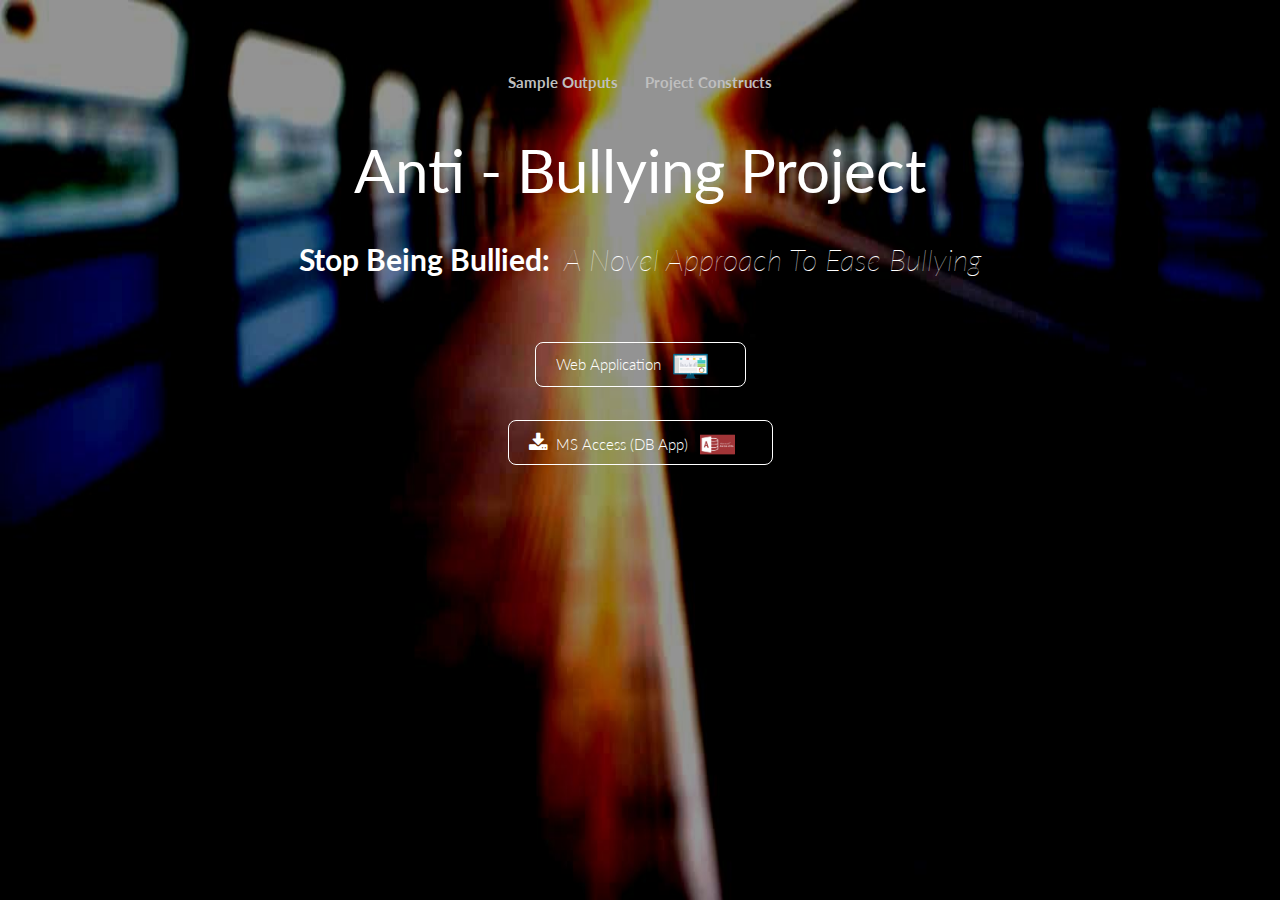
<file: Web Application/index.html>
<!DOCTYPE html>

<html lang="en">
<head>
<meta charset="UTF-8">
<title>Stop Being Bullied!</title>
<link rel="stylesheet" href="css/style_title_page.css" />

</head>
<body class="landing">

<!-- Header -->
<header id="header">
<br/><br/>
<nav id="nav" style='font-size:15px;color:grey'>
	<ul>
		<li><a href="sample_statistics.html" style='font-size:15px;color: #bfbfbf'>Sample Outputs</a></li>
		<li><a href="other_diagrams.html" style='font-size:15px;color: #bfbfbf'>Project Constructs</a></li>
	</ul>
</nav>
<br/>

</header>
<!-- Banner -->
<section id="banner" style="margin:0 auto;text-align:center">
<br/><br/><br/><br/>
<h2>Anti - Bullying Project</h2><br/>
<p style='font-weight:bold'>Stop Being Bullied: &nbsp;<span style= 'font-style: italic;font-weight:100'>A Novel Approach To Ease Bullying</span></p><br/><br/>
<a href="login_panel.php" class="button big" style='padding:0px 0px 0px 20px; font-size:15px;'>Web Application  &nbsp; <img style='height:35px;width:35px;position:absolute;padding-top:6px;' src='img_project/webapp.png'/>&nbsp;&nbsp;&nbsp;&nbsp;&nbsp;&nbsp;&nbsp;&nbsp;&nbsp;&nbsp;&nbsp;&nbsp;&nbsp;&nbsp;&nbsp;&nbsp;&nbsp;&nbsp;</a>
<br/><br/><a href="DA.accdb" class="button big" style='padding:0px 0px 0px 20px; font-size:15px;'><span style='font-size:20px;'><i class="fa fa-download" aria-hidden="true"></i></span>&nbsp;&nbsp;MS Access (DB App)  &nbsp; <img style='height:35px;width:35px;position:absolute;padding-top:6px;' src='img_project/msaccess.png'/>&nbsp;&nbsp;&nbsp;&nbsp;&nbsp;&nbsp;&nbsp;&nbsp;&nbsp;&nbsp;&nbsp;&nbsp;&nbsp;&nbsp;&nbsp;&nbsp;&nbsp;&nbsp;</a>
<br/><br/>
<iframe width="400" height="230" src="https://www.youtube.com/embed/m7vMDGLv3PU" frameborder="0" allow="autoplay; encrypted-media" allowfullscreen></iframe>

</section>


</body>
</html>
</file>
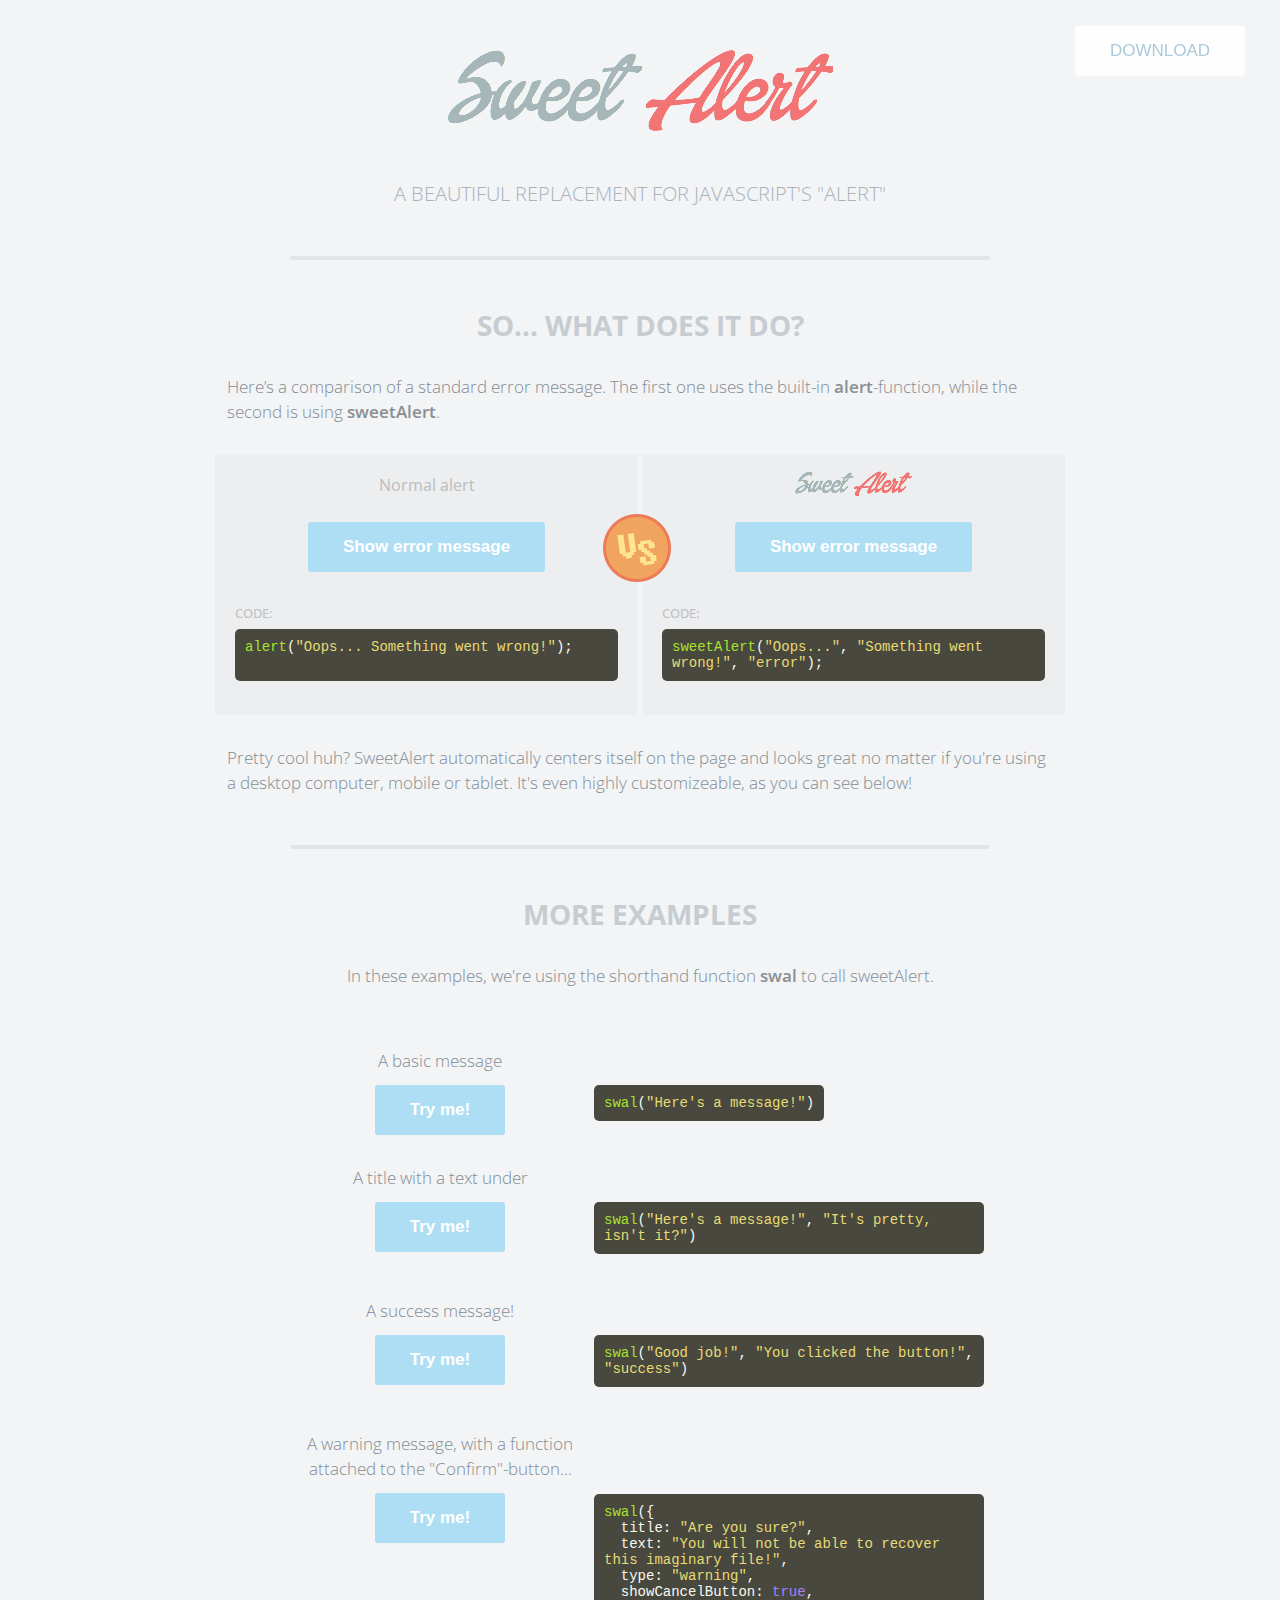
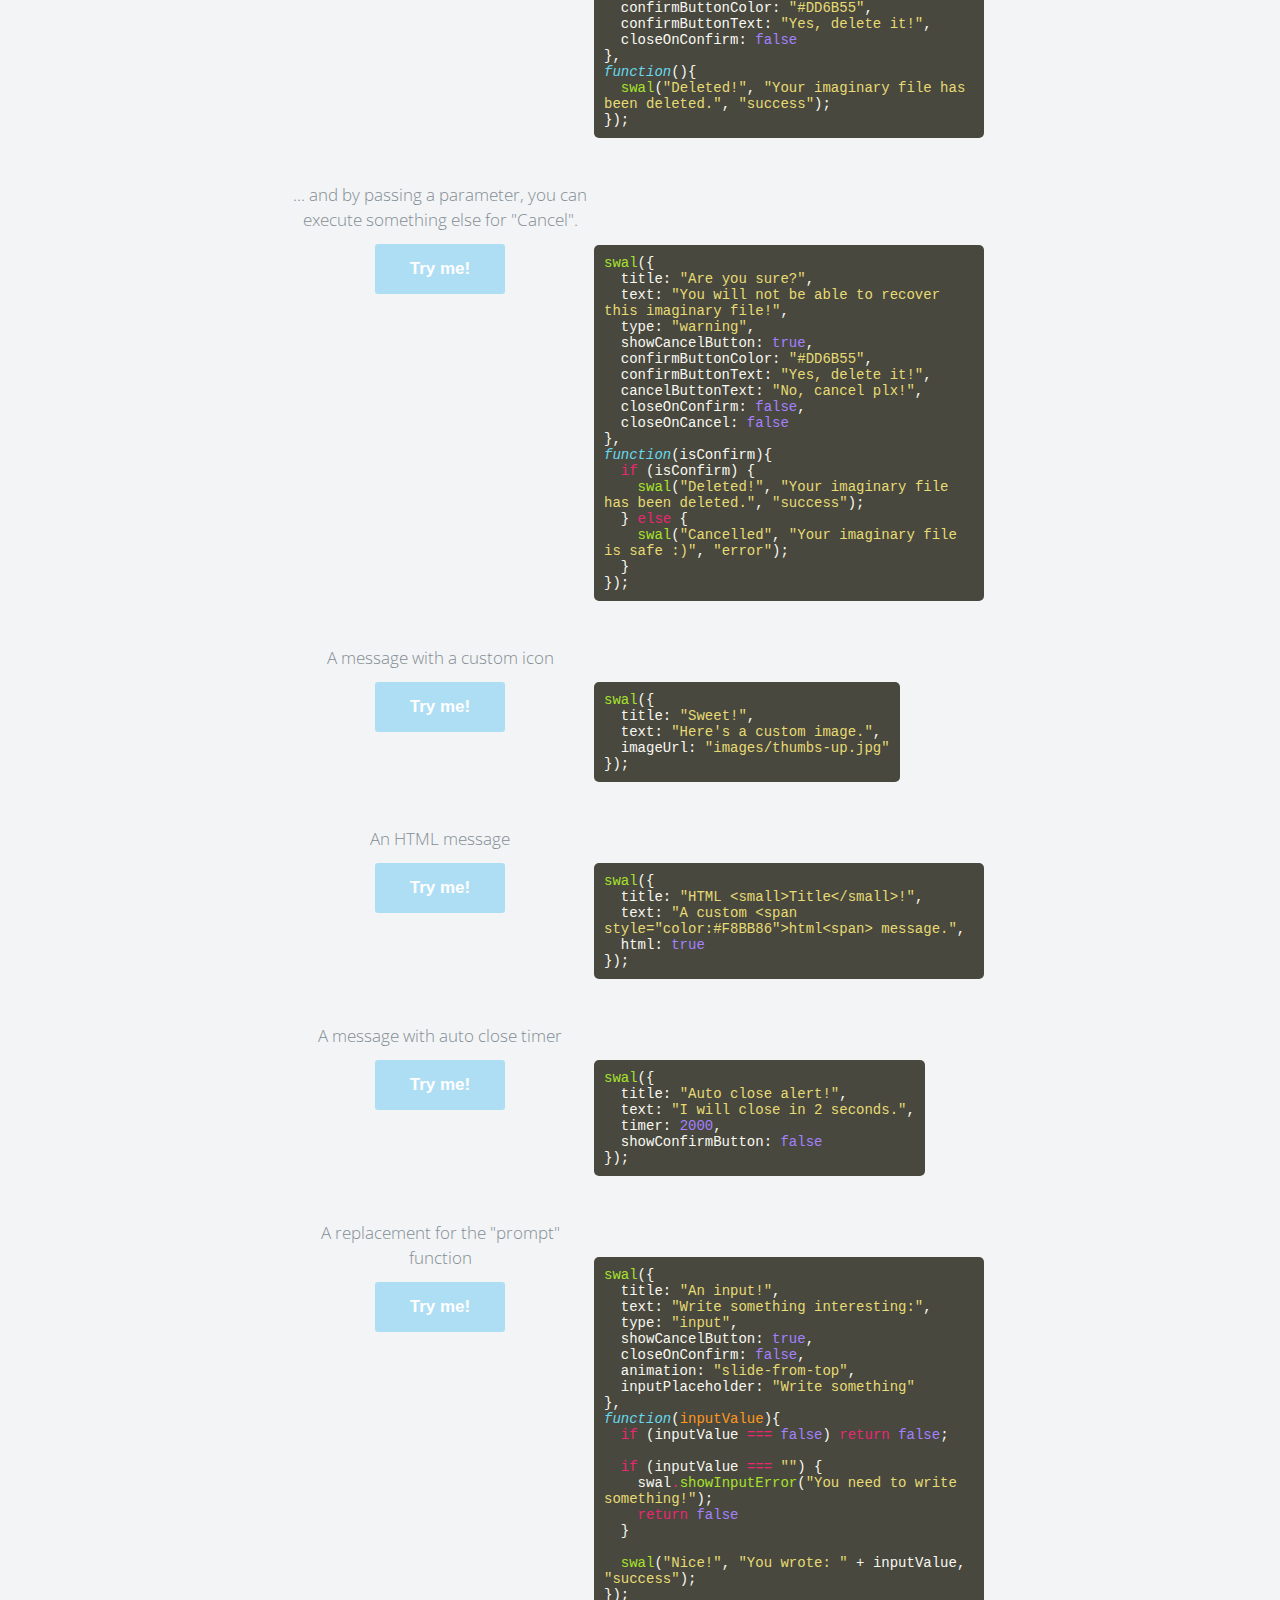
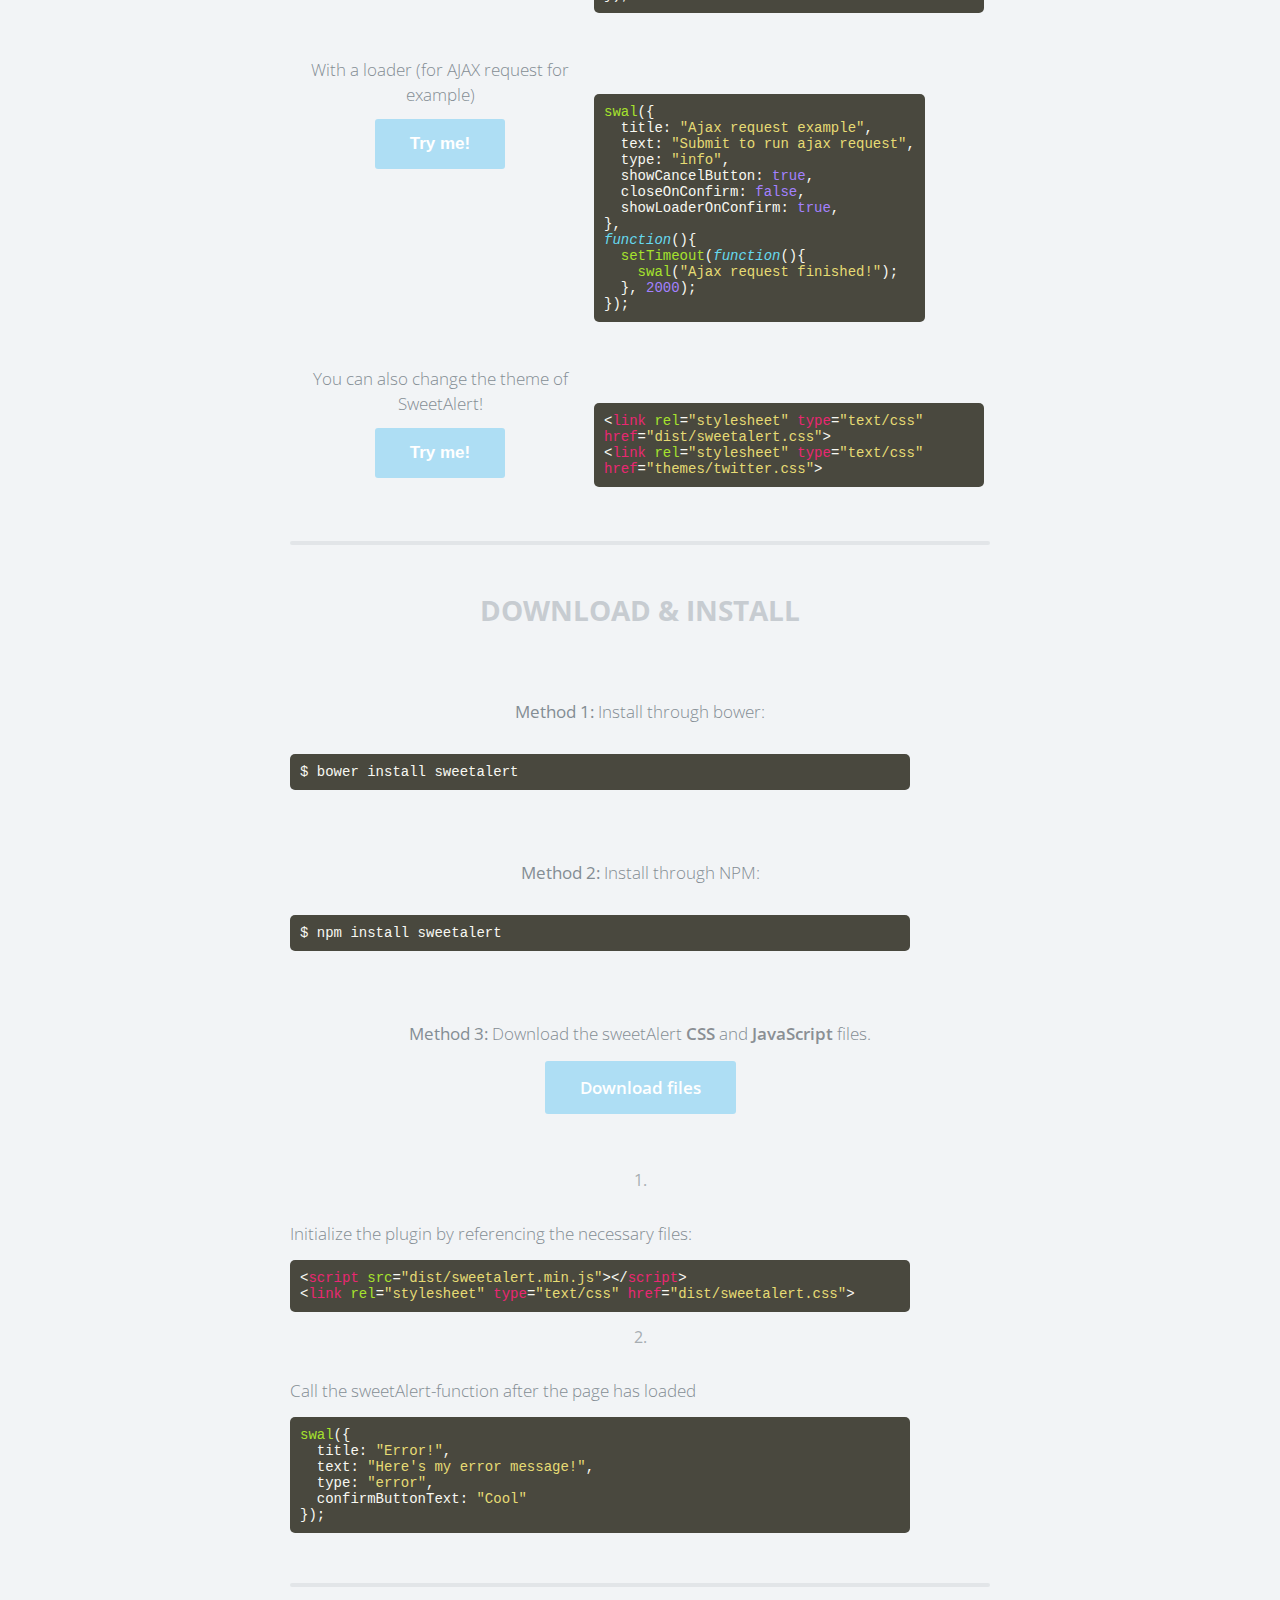
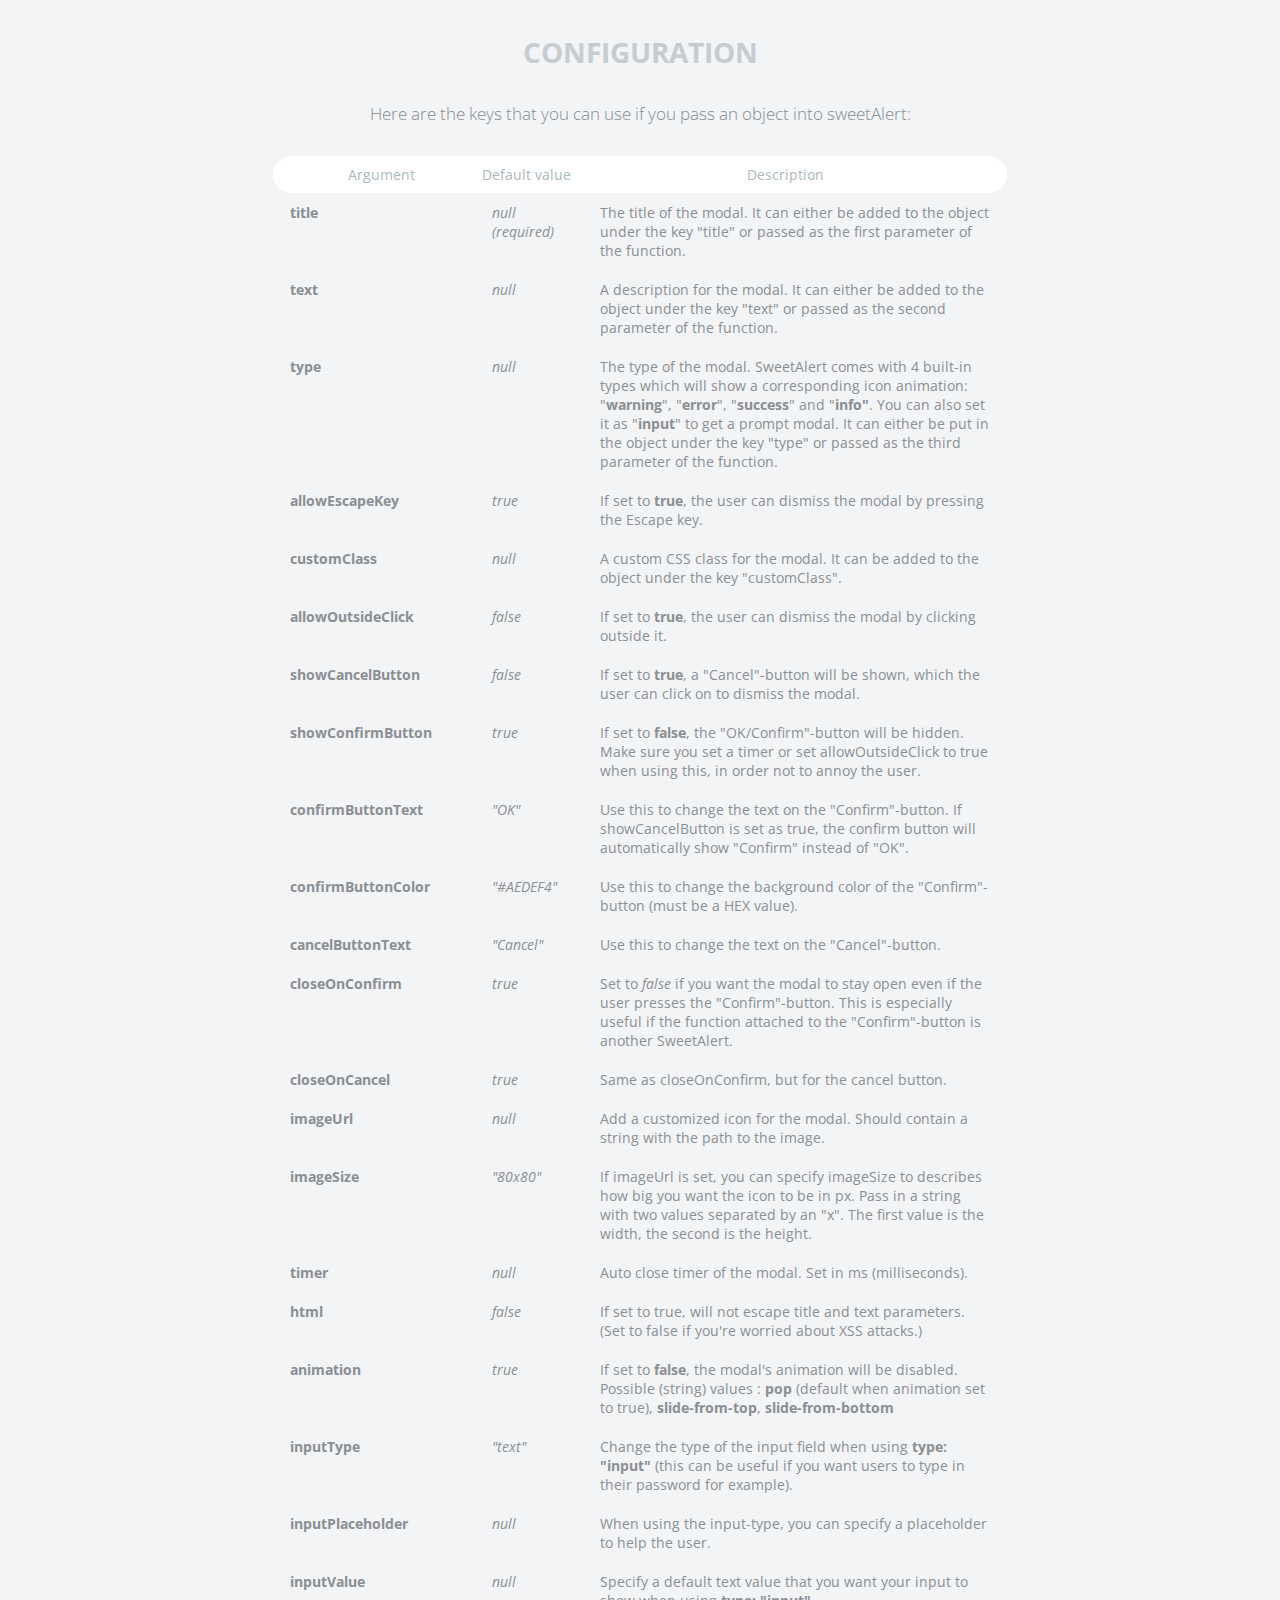
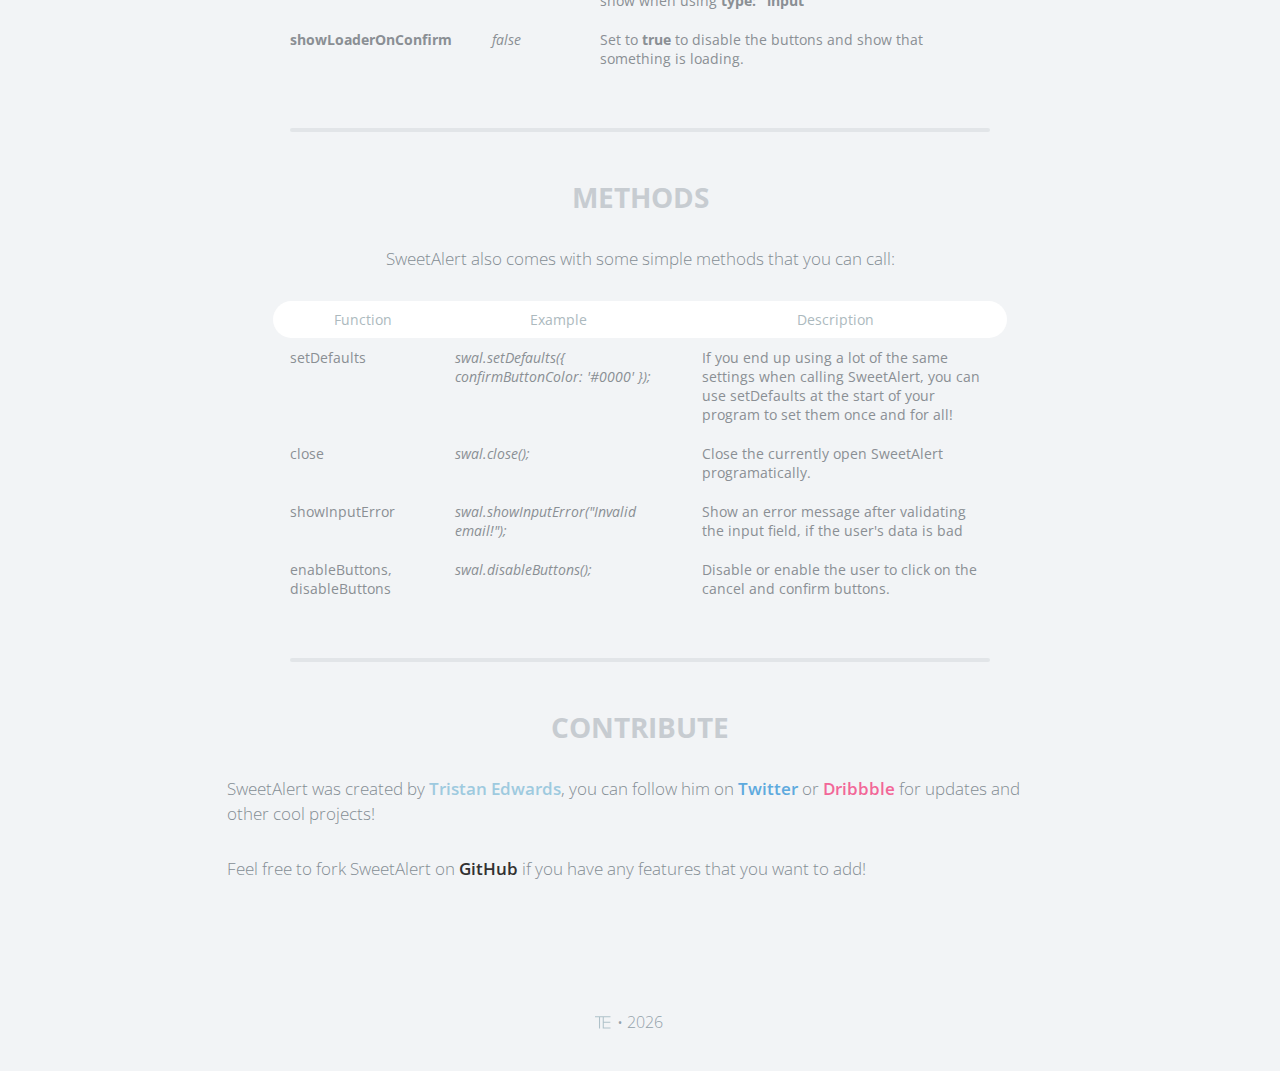
<file: Web Application/js/sweetalert/index.html>
<!doctype html>

<html>

<head>
  <meta charset="utf-8">
  <meta name="viewport" content="width=device-width, initial-scale=1, maximum-scale=1, user-scalable=0" />
  <title>SweetAlert</title>

  <link rel="stylesheet" href="example/example.css">
  <script src="https://code.jquery.com/jquery-2.1.3.min.js"></script>

  <!-- This is what you need -->
  <script src="dist/sweetalert-dev.js"></script>
  <link rel="stylesheet" href="dist/sweetalert.css">
  <!--.......................-->

</head>

<body>

<h1>Sweet Alert</h1>
<h2>A beautiful replacement for JavaScript's "Alert"</h2>
<button class="download">Download</button>

<!-- What does it do? -->
<h3>So... What does it do?</h3>
<p>Here’s a comparison of a standard error message. The first one uses the built-in <strong>alert</strong>-function, while the second is using <strong>sweetAlert</strong>.</p>

<div class="showcase normal">
	<h4>Normal alert</h4>
	<button>Show error message</button>

	<h5>Code:</h5>
	<pre><span class="attr">alert</span>(<span class="str">"Oops... Something went wrong!"</span>);

	</pre>

	<div class="vs-icon"></div>
</div>

<div class="showcase sweet">
	<h4>Sweet Alert</h4>
	<button>Show error message</button>

	<h5>Code:</h5>
	<pre><span class="attr">sweetAlert</span>(<span class="str">"Oops..."</span>, <span class="str">"Something went wrong!"</span>, <span class="str">"error"</span>);</pre>
</div>

<p>Pretty cool huh? SweetAlert automatically centers itself on the page and looks great no matter if you're using a desktop computer, mobile or tablet. It's even highly customizeable, as you can see below!</p>


<!-- Examples -->
<h3>More examples</h3>

<p class="center">In these examples, we're using the shorthand function <strong>swal</strong> to call sweetAlert.</p>

<ul class="examples">

	<li class="message">
		<div class="ui">
			<p>A basic message</p>
			<button>Try me!</button>
		</div>
		<pre><span class="attr">swal</span>(<span class="str">"Here's a message!"</span>)</pre>
	</li>

	<li class="title-text">
		<div class="ui">
			<p>A title with a text under</p>
			<button>Try me!</button>
		</div>
		<pre><span class="attr">swal</span>(<span class="str">"Here's a message!"</span>, <span class="str">"It's pretty, isn't it?"</span>)</pre>
	</li>

	<li class="success">
		<div class="ui">
			<p>A success message!</p>
			<button>Try me!</button>
		</div>
		<pre><span class="attr">swal</span>(<span class="str">"Good job!"</span>, <span class="str">"You clicked the button!"</span>, <span class="str">"success"</span>)</pre>
	</li>

	<li class="warning confirm">
		<div class="ui">
			<p>A warning message, with a function attached to the "Confirm"-button...</p>
			<button>Try me!</button>
		</div>
		<pre><span class="attr">swal</span>({
&nbsp;&nbsp;title: <span class="str">"Are you sure?"</span>,
&nbsp;&nbsp;text: <span class="str">"You will not be able to recover this imaginary file!"</span>,
&nbsp;&nbsp;type: <span class="str">"warning"</span>,
&nbsp;&nbsp;showCancelButton: <span class="val">true</span>,
&nbsp;&nbsp;confirmButtonColor: <span class="str">"#DD6B55"</span>,
&nbsp;&nbsp;confirmButtonText: <span class="str">"Yes, delete it!"</span>,
&nbsp;&nbsp;closeOnConfirm: <span class="val">false</span>
},
<span class="func"><i>function</i></span>(){
&nbsp;&nbsp;<span class="attr">swal</span>(<span class="str">"Deleted!"</span>, <span class="str">"Your imaginary file has been deleted."</span>, <span class="str">"success"</span>);
});</pre>
	</li>

	<li class="warning cancel">
		<div class="ui">
			<p>... and by passing a parameter, you can execute something else for "Cancel".</p>
			<button>Try me!</button>
		</div>
		<pre><span class="attr">swal</span>({
&nbsp;&nbsp;title: <span class="str">"Are you sure?"</span>,
&nbsp;&nbsp;text: <span class="str">"You will not be able to recover this imaginary file!"</span>,
&nbsp;&nbsp;type: <span class="str">"warning"</span>,
&nbsp;&nbsp;showCancelButton: <span class="val">true</span>,
&nbsp;&nbsp;confirmButtonColor: <span class="str">"#DD6B55"</span>,
&nbsp;&nbsp;confirmButtonText: <span class="str">"Yes, delete it!"</span>,
&nbsp;&nbsp;cancelButtonText: <span class="str">"No, cancel plx!"</span>,
&nbsp;&nbsp;closeOnConfirm: <span class="val">false</span>,
&nbsp;&nbsp;closeOnCancel: <span class="val">false</span>
},
<span class="func"><i>function</i></span>(isConfirm){
&nbsp;&nbsp;<span class="tag">if</span> (isConfirm) {
&nbsp;&nbsp;&nbsp;&nbsp;<span class="attr">swal</span>(<span class="str">"Deleted!"</span>, <span class="str">"Your imaginary file has been deleted."</span>, <span class="str">"success"</span>);
&nbsp;&nbsp;} <span class="tag">else</span> {
	&nbsp;&nbsp;&nbsp;&nbsp;<span class="attr">swal</span>(<span class="str">"Cancelled"</span>, <span class="str">"Your imaginary file is safe :)"</span>, <span class="str">"error"</span>);
&nbsp;&nbsp;}
});</pre>
	</li>

	<li class="custom-icon">
		<div class="ui">
			<p>A message with a custom icon</p>
			<button>Try me!</button>
		</div>
		<pre><span class="attr">swal</span>({
&nbsp;&nbsp;title: <span class="str">"Sweet!"</span>,
&nbsp;&nbsp;text: <span class="str">"Here's a custom image."</span>,
&nbsp;&nbsp;imageUrl: <span class="str">"images/thumbs-up.jpg"</span>
});</pre>
	</li>

	<li class="message-html">
		<div class="ui">
			<p>An HTML message</p>
			<button>Try me!</button>
		</div>
		<pre><span class="attr">swal</span>({
&nbsp;&nbsp;title: <span class="str">"HTML &lt;small&gt;Title&lt;/small&gt;!"</span>,
&nbsp;&nbsp;text: <span class="str">"A custom &lt;span style="color:#F8BB86"&gt;html&lt;span&gt; message."</span>,
&nbsp;&nbsp;html: <span class="val">true</span>
});</pre>
	</li>

	<li class="timer">
		<div class="ui">
			<p>A message with auto close timer</p>
			<button>Try me!</button>
		</div>
		<pre><span class="attr">swal</span>({
&nbsp;&nbsp;title: <span class="str">"Auto close alert!"</span>,
&nbsp;&nbsp;text: <span class="str">"I will close in 2 seconds."</span>,
&nbsp;&nbsp;timer: <span class="val">2000</span>,
&nbsp;&nbsp;showConfirmButton: <span class="val">false</span>
});</pre>
	</li>


	<li class="input">
		<div class="ui">
			<p>A replacement for the "prompt" function</p>
			<button>Try me!</button>
		</div>
		<pre><span class="attr">swal</span>({
&nbsp;&nbsp;title: <span class="str">"An input!"</span>,
&nbsp;&nbsp;text: <span class="str">"Write something interesting:"</span>,
&nbsp;&nbsp;type: <span class="str">"input"</span>,
&nbsp;&nbsp;showCancelButton: <span class="val">true</span>,
&nbsp;&nbsp;closeOnConfirm: <span class="val">false</span>,
&nbsp;&nbsp;animation: <span class="str">"slide-from-top"</span>,
&nbsp;&nbsp;inputPlaceholder: <span class="str">"Write something"</span>
},
<span class="func"><i>function</i></span>(<span class="arg">inputValue</span>){
&nbsp;&nbsp;<span class="tag">if</span> (inputValue <span class="tag">===</span> <span class="val">false</span>) <span class="tag">return</span> <span class="val">false</span>;
&nbsp;&nbsp;
&nbsp;&nbsp;<span class="tag">if</span> (inputValue <span class="tag">===</span> <span class="str">""</span>) {
&nbsp;&nbsp;&nbsp;&nbsp;swal<span class="tag">.</span><span class="attr">showInputError</span>(<span class="str">"You need to write something!"</span>);
&nbsp;&nbsp;&nbsp;&nbsp;<span class="tag">return</span> <span class="val">false</span>
&nbsp;&nbsp;}
&nbsp;&nbsp;
&nbsp;&nbsp;<span class="attr">swal</span>(<span class="str">"Nice!"</span>, <span class="str">"You wrote: "</span> + inputValue, <span class="str">"success"</span>);
});</pre>
	</li>

  <li class="ajax">
    <div class="ui">
			<p>With a loader (for AJAX request for example)</p>
			<button>Try me!</button>
		</div>
		<pre><span class="attr">swal</span>({
&nbsp;&nbsp;title: <span class="str">"Ajax request example"</span>,
&nbsp;&nbsp;text: <span class="str">"Submit to run ajax request"</span>,
&nbsp;&nbsp;type: <span class="str">"info"</span>,
&nbsp;&nbsp;showCancelButton: <span class="val">true</span>,
&nbsp;&nbsp;closeOnConfirm: <span class="val">false</span>,
&nbsp;&nbsp;showLoaderOnConfirm: <span class="val">true</span>,
},
<span class="func"><i>function</i></span>(){
&nbsp;&nbsp;<span class="attr">setTimeout</span>(<span class="func"><i>function</i></span>(){
&nbsp;&nbsp;&nbsp;&nbsp;<span class="attr">swal</span>(<span class="str">"Ajax request finished!"</span>);
&nbsp;&nbsp;}, <span class="val">2000</span>);
});</pre>
	</li>

	<li class="theme">
		<div class="ui">
			<p>You can also change the theme of SweetAlert!</p>
			<button>Try me!</button>
		</div>
		<pre>&lt;<span class="tag">link</span> <span class="attr">rel</span>=<span class="str">"stylesheet"</span> <span class="tag">type</span>=<span class="str">"text/css"</span> <span class="tag">href</span>=<span class="str">"dist/sweetalert.css"</span>&gt;
			&lt;<span class="tag">link</span> <span class="attr">rel</span>=<span class="str">"stylesheet"</span> <span class="tag">type</span>=<span class="str">"text/css"</span> <span class="tag">href</span>=<span class="str">"themes/twitter.css"</span>&gt;</pre>
	</li>

</ul>


<!-- Download & Install -->
<h3 id="download-section">Download & install</h3>

<div class="center-container">
	<p class="center"><b>Method 1:</b> Install through bower:</p>
	<pre class="center">$ bower install sweetalert</pre>
</div>

<div class="center-container">
	<p class="center"><b>Method 2:</b> Install through NPM:</p>
	<pre class="center">$ npm install sweetalert</pre>
</div>

<p class="center"><b>Method 3:</b> Download the sweetAlert <strong>CSS</strong> and <strong>JavaScript</strong> files.</p>

<a class="button" href="https://github.com/t4t5/sweetalert/archive/master.zip" download>Download files</a>

<ol>
	<li>
		<p>Initialize the plugin by referencing the necessary files:</p>
		<pre>&lt;<span class="tag">script</span> <span class="attr">src</span>=<span class="str">"dist/sweetalert.min.js"</span>&gt;&lt;/<span class="tag">script</span>&gt;
&lt;<span class="tag">link</span> <span class="attr">rel</span>=<span class="str">"stylesheet"</span> <span class="tag">type</span>=<span class="str">"text/css"</span> <span class="tag">href</span>=<span class="str">"dist/sweetalert.css"</span>&gt;</pre>
	</li>

	<li>
		<p>Call the sweetAlert-function after the page has loaded</p>
		<pre><span class="attr">swal</span>({
&nbsp;&nbsp;title: <span class="str">"Error!"</span>,
&nbsp;&nbsp;text: <span class="str">"Here's my error message!"</span>,
&nbsp;&nbsp;type: <span class="str">"error"</span>,
&nbsp;&nbsp;confirmButtonText: <span class="str">"Cool"</span>
});
</pre>
	</li>
</ol>



<!-- Configuration -->
<h3>Configuration</h3>

<p class="center">Here are the keys that you can use if you pass an object into sweetAlert:</p>

<table>
	<tr class="titles">
		<th>
			<div class="border-left"></div>
			Argument
		</th>
		<th>Default value</th>
		<th>
			<div class="border-right"></div>
			Description
		</th>
	</tr>
	<tr>
		<td><b>title</b></td>
		<td><i>null (required)</i></td>
		<td>The title of the modal. It can either be added to the object under the key "title" or passed as the first parameter of the function.</td>
	</tr>
	<tr>
		<td><b>text</b></td>
		<td><i>null</i></td>
		<td>A description for the modal. It can either be added to the object under the key "text" or passed as the second parameter of the function.</td>
	</tr>
	<tr>
		<td><b>type</b></td>
		<td><i>null</i></td>
		<td>The type of the modal. SweetAlert comes with 4 built-in types which will show a corresponding icon animation: "<strong>warning</strong>", "<strong>error</strong>", "<strong>success</strong>" and "<strong>info"</strong>. You can also set it as "<strong>input</strong>" to get a prompt modal. It can either be put in the object under the key "type" or passed as the third parameter of the function.</td>
	</tr>
    <tr>
      <td><b>allowEscapeKey</b></td>
      <td><i>true</i></td>
      <td>If set to <strong>true</strong>, the user can dismiss the modal by pressing the Escape key.</td>
    </tr>
	<tr>
		<td><b>customClass</b></td>
		<td><i>null</i></td>
		<td>A custom CSS class for the modal. It can be added to the object under the key "customClass".</td>
	</tr>
	<tr>
		<td><b>allowOutsideClick</b></td>
		<td><i>false</i></td>
		<td>If set to <strong>true</strong>, the user can dismiss the modal by clicking outside it.</td>
	</tr>
	<tr>
		<td><b>showCancelButton</b></td>
		<td><i>false</i></td>
		<td>If set to <strong>true</strong>, a "Cancel"-button will be shown, which the user can click on to dismiss the modal.</td>
	</tr>
	<tr>
		<td><b>showConfirmButton</b></td>
		<td><i>true</i></td>
		<td>If set to <strong>false</strong>, the "OK/Confirm"-button will be hidden. Make sure you set a timer or set allowOutsideClick to true when using this, in order not to annoy the user.</td>
	</tr>
	<tr>
		<td><b>confirmButtonText</b></td>
		<td><i>"OK"</i></td>
		<td>Use this to change the text on the "Confirm"-button. If showCancelButton is set as true, the confirm button will automatically show "Confirm" instead of "OK".</td>
	</tr>
	<tr>
		<td><b>confirmButtonColor</b></td>
		<td><i>"#AEDEF4"</i></td>
		<td>Use this to change the background color of the "Confirm"-button (must be a HEX value).</td>
	</tr>
	<tr>
		<td><b>cancelButtonText</b></td>
		<td><i>"Cancel"</i></td>
		<td>Use this to change the text on the "Cancel"-button.</td>
	</tr>
	<tr>
		<td><b>closeOnConfirm</b></td>
		<td><i>true</i></td>
		<td>Set to <i>false</i> if you want the modal to stay open even if the user presses the "Confirm"-button. This is especially useful if the function attached to the "Confirm"-button is another SweetAlert.</td>
	</tr>
	<tr>
		<td><b>closeOnCancel</b></td>
		<td><i>true</i></td>
		<td>Same as closeOnConfirm, but for the cancel button.</td>
	</tr>
	<tr>
		<td><b>imageUrl</b></td>
		<td><i>null</i></td>
		<td>Add a customized icon for the modal. Should contain a string with the path to the image.</td>
	</tr>
	<tr>
		<td><b>imageSize</b></td>
		<td><i>"80x80"</i></td>
		<td>If imageUrl is set, you can specify imageSize to describes how big you want the icon to be in px. Pass in a string with two values separated by an "x". The first value is the width, the second is the height.</td>
	</tr>
	<tr>
		<td><b>timer</b></td>
		<td><i>null</i></td>
		<td>Auto close timer of the modal. Set in ms (milliseconds).</td>
	</tr>
	<tr>
		<td><b>html</b></td>
		<td><i>false</i></td>
		<td>If set to true, will not escape title and text parameters. (Set to false if you're worried about XSS attacks.)</td>
	</tr>
	<tr>
		<td><b>animation</b></td>
		<td><i>true</i></td>
		<td>If set to <strong>false</strong>, the modal's animation will be disabled. Possible (string) values : <strong>pop</strong> (default when animation set to true), <strong>slide-from-top</strong>, <strong>slide-from-bottom</strong></td>
	</tr>
	<tr>
		<td><b>inputType</b></td>
		<td><i>"text"</i></td>
		<td>Change the type of the input field when using <strong>type: "input"</strong> (this can be useful if you want users to type in their password for example).</td>
	</tr>
	<tr>
		<td><b>inputPlaceholder</b></td>
		<td><i>null</i></td>
		<td>When using the input-type, you can specify a placeholder to help the user.</td>
	</tr>
	<tr>
		<td><b>inputValue</b></td>
		<td><i>null</i></td>
		<td>Specify a default text value that you want your input to show when using <strong>type: "input"</strong></td>
	</tr>
	<tr>
		<td><b>showLoaderOnConfirm</b></td>
		<td><i>false</i></td>
    <td>Set to <strong>true</strong> to disable the buttons and show that something is loading.</td>
	</tr>
</table>


<!-- Methods -->
<h3>Methods</h3>

<p class="center">SweetAlert also comes with some simple methods that you can call:</p>

<table>
	<tr class="titles">
		<th>
			<div class="border-left"></div>
			Function
		</th>
		<th>Example</th>
		<th>
			<div class="border-right"></div>
			Description
		</th>
	</tr>
	<tr>
		<td>setDefaults</td>
		<td><i>swal.setDefaults({ confirmButtonColor: '#0000' });</i></td>
		<td>If you end up using a lot of the same settings when calling SweetAlert, you can use setDefaults at the start of your program to set them once and for all!</td>
	</tr>
	<tr>
		<td>close</td>
		<td><i>swal.close();</i></td>
		<td>Close the currently open SweetAlert programatically.</td>
	</tr>
	<tr>
		<td>showInputError</td>
		<td><i>swal.showInputError("Invalid email!");</i></td>
		<td>Show an error message after validating the input field, if the user's data is bad</td>
	</tr>
	<tr>
		<td>enableButtons, disableButtons</td>
		<td><i>swal.disableButtons();</i></td>
		<td>Disable or enable the user to click on the cancel and confirm buttons.</td>
	</tr>
</table>



<!-- Contribute -->
<h3>Contribute</h3>
<p>SweetAlert was created by <a href="http://tristanedwards.me" target="_blank">Tristan Edwards</a>, you can follow him on <a href="https://twitter.com/t4t5" target="_blank" class="twitter">Twitter</a> or <a href="https://dribbble.com/tristanedwards" target="_blank" class="dribbble">Dribbble</a> for updates and other cool projects!</p>
<p>Feel free to fork SweetAlert on <a href="https://github.com/t4t5/sweetalert" class="github">GitHub</a> if you have any features that you want to add!</p>


<footer>
	<span class="te-logo">TE</span> • <script>document.write(new Date().getFullYear())</script>
</footer>


<script>

document.querySelector('button.download').onclick = function(){
	$("html, body").animate({ scrollTop: $("#download-section").offset().top }, 1000);
};

document.querySelector('.showcase.normal button').onclick = function(){
	alert("Oops... Something went wrong!");
};

document.querySelector('.showcase.sweet button').onclick = function(){
	swal("Oops...", "Something went wrong!", "error");
};

document.querySelector('ul.examples li.message button').onclick = function(){
	swal("Here's a message!");
};

document.querySelector('ul.examples li.timer button').onclick = function(){
	swal({
		title: "Auto close alert!",
		text: "I will close in 2 seconds.",
		timer: 2000,
		showConfirmButton: false
	});
};

document.querySelector('ul.examples li.title-text button').onclick = function(){
	swal("Here's a message!", "It's pretty, isn't it?");
};

document.querySelector('ul.examples li.success button').onclick = function(){
	swal("Good job!", "You clicked the button!", "success");
};

document.querySelector('ul.examples li.warning.confirm button').onclick = function(){
	swal({
		title: "Are you sure?",
		text: "You will not be able to recover this imaginary file!",
		type: "warning",
		showCancelButton: true,
		confirmButtonColor: '#DD6B55',
		confirmButtonText: 'Yes, delete it!',
		closeOnConfirm: false
	},
	function(){
		swal("Deleted!", "Your imaginary file has been deleted!", "success");
	});
};

document.querySelector('ul.examples li.warning.cancel button').onclick = function(){
	swal({
		title: "Are you sure?",
		text: "You will not be able to recover this imaginary file!",
		type: "warning",
		showCancelButton: true,
		confirmButtonColor: '#DD6B55',
		confirmButtonText: 'Yes, delete it!',
		cancelButtonText: "No, cancel plx!",
		closeOnConfirm: false,
		closeOnCancel: false
	},
	function(isConfirm){
    if (isConfirm){
      swal("Deleted!", "Your imaginary file has been deleted!", "success");
    } else {
      swal("Cancelled", "Your imaginary file is safe :)", "error");
    }
	});
};

document.querySelector('ul.examples li.custom-icon button').onclick = function(){
	swal({
		title: "Sweet!",
		text: "Here's a custom image.",
		imageUrl: 'example/images/thumbs-up.jpg'
	});
};

document.querySelector('ul.examples li.message-html button').onclick = function(){
	swal({
		title: "HTML <small>Title</small>!",
		text: 'A custom <span style="color:#F8BB86">html<span> message.',
		html: true
	});
};

document.querySelector('ul.examples li.input button').onclick = function(){
	swal({
		title: "An input!",
		text: 'Write something interesting:',
		type: 'input',
		showCancelButton: true,
		closeOnConfirm: false,
		animation: "slide-from-top",
		inputPlaceholder: "Write something",
	},
	function(inputValue){
		if (inputValue === false) return false;

		if (inputValue === "") {
			swal.showInputError("You need to write something!");
			return false;
		}
    
		swal("Nice!", 'You wrote: ' + inputValue, "success");

	});
};

document.querySelector('ul.examples li.theme button').onclick = function() {
	swal({
		title: "Themes!",
		text: "Here's the Twitter theme for SweetAlert!",
		confirmButtonText: "Cool!",
		customClass: 'twitter'
	});
};

document.querySelector('ul.examples li.ajax button').onclick = function() {
  swal({
    title: 'Ajax request example',
    text: 'Submit to run ajax request',
    type: 'info',
    showCancelButton: true,
    closeOnConfirm: false,
    showLoaderOnConfirm: true,
  }, function(){
    setTimeout(function() {
      swal('Ajax request finished!');
    }, 2000);
  });
};

</script>



</body>

</html>
</file>
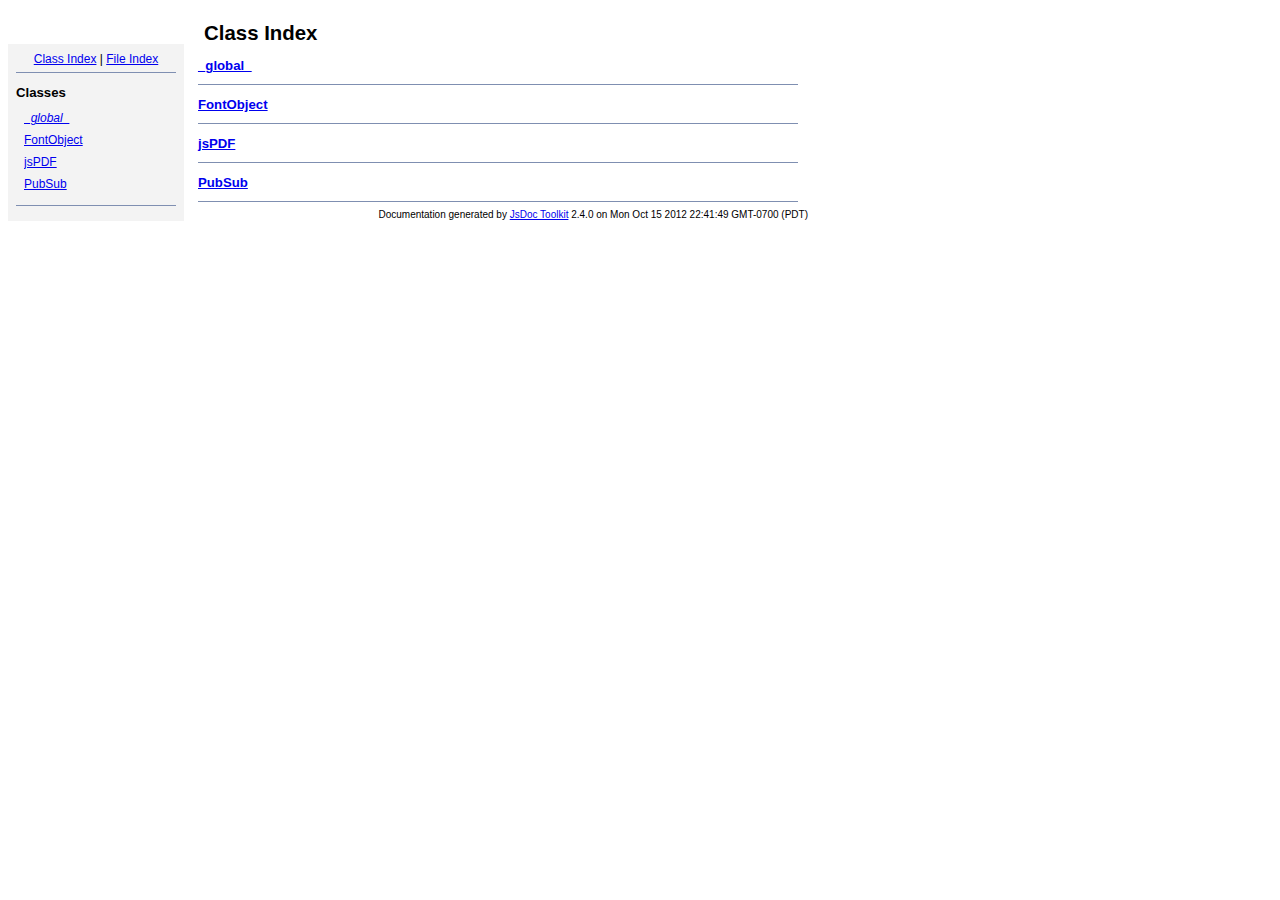
<file: Web Application/js/jsPDF/doc/index.html>
<!DOCTYPE html PUBLIC "-//W3C//DTD XHTML 1.0 Transitional//EN"
        "http://www.w3.org/TR/xhtml1/DTD/xhtml1-transitional.dtd">
<html xmlns="http://www.w3.org/1999/xhtml" xml:lang="en" lang="en">
	<head>
		<meta http-equiv="content-type" content="text/html; charset=utf-8" />
		
		<title>JsDoc Reference - Index</title>
		<meta name="generator" content="JsDoc Toolkit" />
		
		<style type="text/css">
		/* default.css */
body
{
	font: 12px "Lucida Grande", Tahoma, Arial, Helvetica, sans-serif;
	width: 800px;
}

.header
{
	clear: both;
	background-color: #ccc;
	padding: 8px;
}

h1
{
	font-size: 150%;
	font-weight: bold;
	padding: 0;
	margin: 1em 0 0 .3em;
}

hr
{
	border: none 0;
	border-top: 1px solid #7F8FB1;
	height: 1px;
}

pre.code
{
	display: block;
	padding: 8px;
	border: 1px dashed #ccc;
}

#index
{
	margin-top: 24px;
	float: left;
	width: 160px;
	position: absolute;
	left: 8px;
	background-color: #F3F3F3;
	padding: 8px;
}

#content
{
	margin-left: 190px;
	width: 600px;
}

.classList
{
	list-style-type: none;
	padding: 0;
	margin: 0 0 0 8px;
	font-family: arial, sans-serif;
	font-size: 1em;
	overflow: auto;
}

.classList li
{
	padding: 0;
	margin: 0 0 8px 0;
}

.summaryTable { width: 100%; }

h1.classTitle
{
	font-size:170%;
	line-height:130%;
}

h2 { font-size: 110%; }
caption, div.sectionTitle
{
	background-color: #7F8FB1;
	color: #fff;
	font-size:130%;
	text-align: left;
	padding: 2px 6px 2px 6px;
	border: 1px #7F8FB1 solid;
}

div.sectionTitle { margin-bottom: 8px; }
.summaryTable thead { display: none; }

.summaryTable td
{
	vertical-align: top;
	padding: 4px;
	border-bottom: 1px #7F8FB1 solid;
	border-right: 1px #7F8FB1 solid;
}

/*col#summaryAttributes {}*/
.summaryTable td.attributes
{
	border-left: 1px #7F8FB1 solid;
	width: 140px;
	text-align: right;
}

td.attributes, .fixedFont
{
	line-height: 15px;
	color: #002EBE;
	font-family: "Courier New",Courier,monospace;
	font-size: 13px;
}

.summaryTable td.nameDescription
{
	text-align: left;
	font-size: 13px;
	line-height: 15px;
}

.summaryTable td.nameDescription, .description
{
	line-height: 15px;
	padding: 4px;
	padding-left: 4px;
}

.summaryTable { margin-bottom: 8px; }

ul.inheritsList
{
	list-style: square;
	margin-left: 20px;
	padding-left: 0;
}

.detailList {
	margin-left: 20px; 
	line-height: 15px;
}
.detailList dt { margin-left: 20px; }

.detailList .heading
{
	font-weight: bold;
	padding-bottom: 6px;
	margin-left: 0;
}

.light, td.attributes, .light a:link, .light a:visited
{
	color: #777;
	font-style: italic;
}

.fineprint
{
	text-align: right;
	font-size: 10px;
}
		</style>
	</head>
	
	<body>
		<div id="header">
</div>
		
		<div id="index">
			<div align="center"><a href="index.html">Class Index</a>
| <a href="files.html">File Index</a></div>
<hr />
<h2>Classes</h2>
<ul class="classList">
	
	<li><i><a href="symbols/_global_.html">_global_</a></i></li>
	
	<li><a href="symbols/FontObject.html">FontObject</a></li>
	
	<li><a href="symbols/jsPDF.html">jsPDF</a></li>
	
	<li><a href="symbols/PubSub.html">PubSub</a></li>
	
</ul>
<hr />
		</div>
		
		<div id="content">
			<h1 class="classTitle">Class Index</h1>
			
			
			<div>
				<h2><a href="symbols/_global_.html">_global_</a></h2>
				
			</div>
			<hr />
			
			<div>
				<h2><a href="symbols/FontObject.html">FontObject</a></h2>
				
			</div>
			<hr />
			
			<div>
				<h2><a href="symbols/jsPDF.html">jsPDF</a></h2>
				
			</div>
			<hr />
			
			<div>
				<h2><a href="symbols/PubSub.html">PubSub</a></h2>
				
			</div>
			<hr />
			
			
		</div>
		<div class="fineprint" style="clear:both">
			
			Documentation generated by <a href="http://code.google.com/p/jsdoc-toolkit/" target="_blankt">JsDoc Toolkit</a> 2.4.0 on Mon Oct 15 2012 22:41:49 GMT-0700 (PDT)
		</div>
	</body>
</html>
</file>
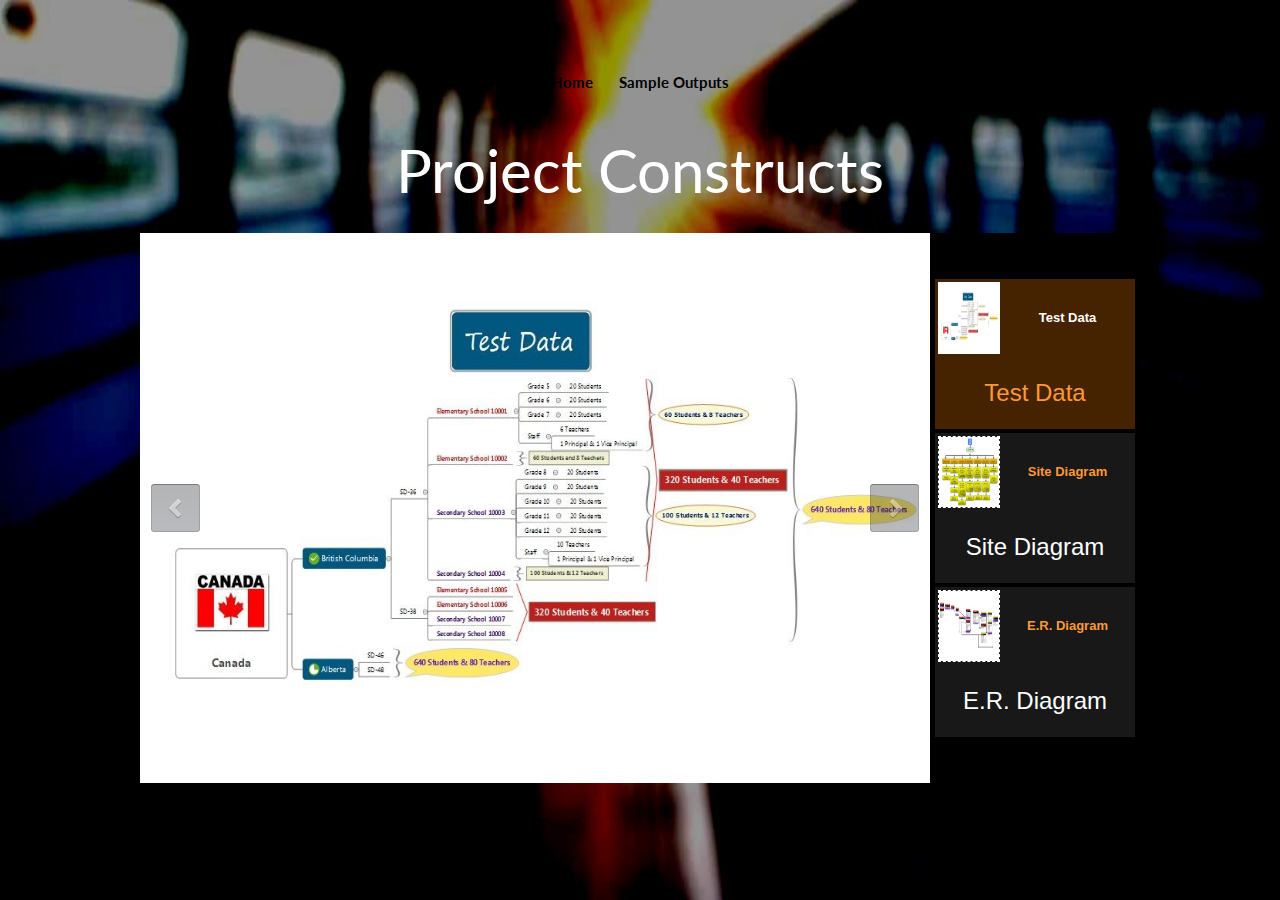
<file: Web Application/other_diagrams.html>
<!DOCTYPE html>
<html>
<head>
    <meta charset="utf-8">
    <meta name="viewport" content="width=device-width, initial-scale=1.0">
    <title>Sample Outputs</title>
	
	<link rel="stylesheet" href="css/style_title_page.css" />
</head>
<body class="landing">

<header id="header">
<br/><br/><nav id="nav" style='font-size:15px;color:grey'>
	<ul>
		<li><a href="index.html">Home</a></li>
		<li><a href="sample_statistics.html">Sample Outputs</a></li>
		
	</ul>
</nav>
<br/>
</header>
<section id="banner" style="margin:0 auto;text-align:center">
<br/><br/><br/><br/>
<h2>Project Constructs</h2><br/>


</section>
<script>(function(h,f,c,j,d,l,k){/*! Jssor */
new(function(){});var e={oe:function(a){return-c.cos(a*c.PI)/2+.5},pe:function(a){return a},qe:function(a){return-a*(a-2)}};var b=new function(){var g=this,Ab=/\S+/g,F=1,yb=2,fb=3,eb=4,jb=5,G,r=0,i=0,s=0,X=0,z=0,I=navigator,ob=I.appName,o=I.userAgent,p=parseFloat;function Ib(){if(!G){G={ke:"ontouchstart"in h||"createTouch"in f};var a;if(I.pointerEnabled||(a=I.msPointerEnabled))G.fd=a?"msTouchAction":"touchAction"}return G}function v(j){if(!r){r=-1;if(ob=="Microsoft Internet Explorer"&&!!h.attachEvent&&!!h.ActiveXObject){var e=o.indexOf("MSIE");r=F;s=p(o.substring(e+5,o.indexOf(";",e)));/*@cc_on X=@_jscript_version@*/;i=f.documentMode||s}else if(ob=="Netscape"&&!!h.addEventListener){var d=o.indexOf("Firefox"),b=o.indexOf("Safari"),g=o.indexOf("Chrome"),c=o.indexOf("AppleWebKit");if(d>=0){r=yb;i=p(o.substring(d+8))}else if(b>=0){var k=o.substring(0,b).lastIndexOf("/");r=g>=0?eb:fb;i=p(o.substring(k+1,b))}else{var a=/Trident\/.*rv:([0-9]{1,}[\.0-9]{0,})/i.exec(o);if(a){r=F;i=s=p(a[1])}}if(c>=0)z=p(o.substring(c+12))}else{var a=/(opera)(?:.*version|)[ \/]([\w.]+)/i.exec(o);if(a){r=jb;i=p(a[2])}}}return j==r}function q(){return v(F)}function Q(){return q()&&(i<6||f.compatMode=="BackCompat")}function db(){return v(fb)}function ib(){return v(jb)}function vb(){return db()&&z>534&&z<535}function J(){v();return z>537||i>42||r==F&&i>=11}function O(){return q()&&i<9}function wb(a){var b,c;return function(f){if(!b){b=d;var e=a.substr(0,1).toUpperCase()+a.substr(1);n([a].concat(["WebKit","ms","Moz","O","webkit"]),function(g,d){var b=a;if(d)b=g+e;if(f.style[b]!=k)return c=b})}return c}}function ub(b){var a;return function(c){a=a||wb(b)(c)||b;return a}}var K=ub("transform");function nb(a){return{}.toString.call(a)}var kb={};n(["Boolean","Number","String","Function","Array","Date","RegExp","Object"],function(a){kb["[object "+a+"]"]=a.toLowerCase()});function n(b,d){var a,c;if(nb(b)=="[object Array]"){for(a=0;a<b.length;a++)if(c=d(b[a],a,b))return c}else for(a in b)if(c=d(b[a],a,b))return c}function C(a){return a==j?String(a):kb[nb(a)]||"object"}function lb(a){for(var b in a)return d}function A(a){try{return C(a)=="object"&&!a.nodeType&&a!=a.window&&(!a.constructor||{}.hasOwnProperty.call(a.constructor.prototype,"isPrototypeOf"))}catch(b){}}function u(a,b){return{x:a,y:b}}function rb(b,a){setTimeout(b,a||0)}function H(b,d,c){var a=!b||b=="inherit"?"":b;n(d,function(c){var b=c.exec(a);if(b){var d=a.substr(0,b.index),e=a.substr(b.index+b[0].length+1,a.length-1);a=d+e}});a=c+(!a.indexOf(" ")?"":" ")+a;return a}function tb(b,a){if(i<9)b.style.filter=a}g.Ge=Ib;g.ed=q;g.Ke=db;g.Me=J;g.Sc=O;wb("transform");g.Ac=function(){return i};g.rc=rb;function Y(a){a.constructor===Y.caller&&a.qc&&a.qc.apply(a,Y.caller.arguments)}g.qc=Y;g.ob=function(a){if(g.Pe(a))a=f.getElementById(a);return a};function t(a){return a||h.event}g.xc=t;g.Kb=function(b){b=t(b);var a=b.target||b.srcElement||f;if(a.nodeType==3)a=g.zc(a);return a};g.Cc=function(a){a=t(a);return{x:a.pageX||a.clientX||0,y:a.pageY||a.clientY||0}};function D(c,d,a){if(a!==k)c.style[d]=a==k?"":a;else{var b=c.currentStyle||c.style;a=b[d];if(a==""&&h.getComputedStyle){b=c.ownerDocument.defaultView.getComputedStyle(c,j);b&&(a=b.getPropertyValue(d)||b[d])}return a}}function ab(b,c,a,d){if(a!==k){if(a==j)a="";else d&&(a+="px");D(b,c,a)}else return p(D(b,c))}function m(c,a){var d=a?ab:D,b;if(a&4)b=ub(c);return function(e,f){return d(e,b?b(e):c,f,a&2)}}function Db(b){if(q()&&s<9){var a=/opacity=([^)]*)/.exec(b.style.filter||"");return a?p(a[1])/100:1}else return p(b.style.opacity||"1")}function Fb(b,a,f){if(q()&&s<9){var h=b.style.filter||"",i=new RegExp(/[\s]*alpha\([^\)]*\)/g),e=c.round(100*a),d="";if(e<100||f)d="alpha(opacity="+e+") ";var g=H(h,[i],d);tb(b,g)}else b.style.opacity=a==1?"":c.round(a*100)/100}var L={V:["rotate"],S:["rotateX"],P:["rotateY"],xb:["skewX"],vb:["skewY"]};if(!J())L=B(L,{n:["scaleX",2],m:["scaleY",2],K:["translateZ",1]});function M(d,a){var c="";if(a){if(q()&&i&&i<10){delete a.S;delete a.P;delete a.K}b.e(a,function(d,b){var a=L[b];if(a){var e=a[1]||0;if(N[b]!=d)c+=" "+a[0]+"("+d+(["deg","px",""])[e]+")"}});if(J()){if(a.bb||a.Z||a.K)c+=" translate3d("+(a.bb||0)+"px,"+(a.Z||0)+"px,"+(a.K||0)+"px)";if(a.n==k)a.n=1;if(a.m==k)a.m=1;if(a.n!=1||a.m!=1)c+=" scale3d("+a.n+", "+a.m+", 1)"}}d.style[K(d)]=c}g.Hc=m("transformOrigin",4);g.Pd=m("backfaceVisibility",4);g.Ve=m("transformStyle",4);g.We=m("perspective",6);g.Ie=m("perspectiveOrigin",4);g.Se=function(a,b){if(q()&&s<9||s<10&&Q())a.style.zoom=b==1?"":b;else{var c=K(a),f="scale("+b+")",e=a.style[c],g=new RegExp(/[\s]*scale\(.*?\)/g),d=H(e,[g],f);a.style[c]=d}};g.kc=function(b,a){return function(c){c=t(c);var e=c.type,d=c.relatedTarget||(e=="mouseout"?c.toElement:c.fromElement);(!d||d!==a&&!g.Ne(a,d))&&b(c)}};g.a=function(a,d,b,c){a=g.ob(a);if(a.addEventListener){d=="mousewheel"&&a.addEventListener("DOMMouseScroll",b,c);a.addEventListener(d,b,c)}else if(a.attachEvent){a.attachEvent("on"+d,b);c&&a.setCapture&&a.setCapture()}};g.E=function(a,c,d,b){a=g.ob(a);if(a.removeEventListener){c=="mousewheel"&&a.removeEventListener("DOMMouseScroll",d,b);a.removeEventListener(c,d,b)}else if(a.detachEvent){a.detachEvent("on"+c,d);b&&a.releaseCapture&&a.releaseCapture()}};g.Db=function(a){a=t(a);a.preventDefault&&a.preventDefault();a.cancel=d;a.returnValue=l};g.Je=function(a){a=t(a);a.stopPropagation&&a.stopPropagation();a.cancelBubble=d};g.D=function(d,c){var a=[].slice.call(arguments,2),b=function(){var b=a.concat([].slice.call(arguments,0));return c.apply(d,b)};return b};g.Ue=function(a,b){if(b==k)return a.textContent||a.innerText;var c=f.createTextNode(b);g.cc(a);a.appendChild(c)};g.Ib=function(d,c){for(var b=[],a=d.firstChild;a;a=a.nextSibling)(c||a.nodeType==1)&&b.push(a);return b};function mb(a,c,e,b){b=b||"u";for(a=a?a.firstChild:j;a;a=a.nextSibling)if(a.nodeType==1){if(U(a,b)==c)return a;if(!e){var d=mb(a,c,e,b);if(d)return d}}}g.o=mb;function S(a,d,f,b){b=b||"u";var c=[];for(a=a?a.firstChild:j;a;a=a.nextSibling)if(a.nodeType==1){U(a,b)==d&&c.push(a);if(!f){var e=S(a,d,f,b);if(e.length)c=c.concat(e)}}return c}g.Re=S;function gb(a,c,d){for(a=a?a.firstChild:j;a;a=a.nextSibling)if(a.nodeType==1){if(a.tagName==c)return a;if(!d){var b=gb(a,c,d);if(b)return b}}}g.Qd=gb;g.Od=function(b,a){return b.getElementsByTagName(a)};function B(){var e=arguments,d,c,b,a,g=1&e[0],f=1+g;d=e[f-1]||{};for(;f<e.length;f++)if(c=e[f])for(b in c){a=c[b];if(a!==k){a=c[b];var h=d[b];d[b]=g&&(A(h)||A(a))?B(g,{},h,a):a}}return d}g.G=B;function Z(f,g){var d={},c,a,b;for(c in f){a=f[c];b=g[c];if(a!==b){var e;if(A(a)&&A(b)){a=Z(a,b);e=!lb(a)}!e&&(d[c]=a)}}return d}g.vc=function(a){return C(a)=="function"};g.Pe=function(a){return C(a)=="string"};g.nd=function(a){return!isNaN(p(a))&&isFinite(a)};g.e=n;function R(a){return f.createElement(a)}g.Q=function(){return R("DIV")};g.sc=function(){};function V(b,c,a){if(a==k)return b.getAttribute(c);b.setAttribute(c,a)}function U(a,b){return V(a,b)||V(a,"data-"+b)}g.B=V;g.g=U;function x(b,a){if(a==k)return b.className;b.className=a}g.Jc=x;function qb(b){var a={};n(b,function(b){a[b]=b});return a}function sb(b,a){return b.match(a||Ab)}function P(b,a){return qb(sb(b||"",a))}g.td=sb;function bb(b,c){var a="";n(c,function(c){a&&(a+=b);a+=c});return a}function E(a,c,b){x(a,bb(" ",B(Z(P(x(a)),P(c)),P(b))))}g.zc=function(a){return a.parentNode};g.L=function(a){g.M(a,"none")};g.R=function(a,b){g.M(a,b?"none":"")};g.Nd=function(b,a){b.removeAttribute(a)};g.Md=function(){return q()&&i<10};g.Ld=function(d,a){if(a)d.style.clip="rect("+c.round(a.l||a.p||0)+"px "+c.round(a.v)+"px "+c.round(a.u)+"px "+c.round(a.k||a.q||0)+"px)";else if(a!==k){var g=d.style.cssText,f=[new RegExp(/[\s]*clip: rect\(.*?\)[;]?/i),new RegExp(/[\s]*cliptop: .*?[;]?/i),new RegExp(/[\s]*clipright: .*?[;]?/i),new RegExp(/[\s]*clipbottom: .*?[;]?/i),new RegExp(/[\s]*clipleft: .*?[;]?/i)],e=H(g,f,"");b.gb(d,e)}};g.U=function(){return+new Date};g.A=function(b,a){b.appendChild(a)};g.Fb=function(b,a,c){(c||a.parentNode).insertBefore(b,a)};g.ub=function(b,a){a=a||b.parentNode;a&&a.removeChild(b)};g.yd=function(a,b){n(a,function(a){g.ub(a,b)})};g.cc=function(a){g.yd(g.Ib(a,d),a)};g.zd=function(a,b){var c=g.zc(a);b&1&&g.r(a,(g.i(c)-g.i(a))/2);b&2&&g.s(a,(g.j(c)-g.j(a))/2)};g.Bd=function(b,a){return parseInt(b,a||10)};g.Cd=p;g.Ne=function(b,a){var c=f.body;while(a&&b!==a&&c!==a)try{a=a.parentNode}catch(d){return l}return b===a};function W(d,c,b){var a=d.cloneNode(!c);!b&&g.Nd(a,"id");return a}g.lb=W;g.kb=function(e,f){var a=new Image;function b(e,d){g.E(a,"load",b);g.E(a,"abort",c);g.E(a,"error",c);f&&f(a,d)}function c(a){b(a,d)}if(ib()&&i<11.6||!e)b(!e);else{g.a(a,"load",b);g.a(a,"abort",c);g.a(a,"error",c);a.src=e}};g.Ed=function(d,a,e){var c=d.length+1;function b(b){c--;if(a&&b&&b.src==a.src)a=b;!c&&e&&e(a)}n(d,function(a){g.kb(a.src,b)});b()};g.Fd=function(a,g,i,h){if(h)a=W(a);var c=S(a,g);if(!c.length)c=b.Od(a,g);for(var f=c.length-1;f>-1;f--){var d=c[f],e=W(i);x(e,x(d));b.gb(e,d.style.cssText);b.Fb(e,d);b.ub(d)}return a};function Gb(a){var l=this,p="",r=["av","pv","ds","dn"],e=[],q,j=0,h=0,d=0;function i(){E(a,q,e[d||j||h&2||h]);b.I(a,"pointer-events",d?"none":"")}function c(){j=0;i();g.E(f,"mouseup",c);g.E(f,"touchend",c);g.E(f,"touchcancel",c)}function o(a){if(d)g.Db(a);else{j=4;i();g.a(f,"mouseup",c);g.a(f,"touchend",c);g.a(f,"touchcancel",c)}}l.Hd=function(a){if(a===k)return h;h=a&2||a&1;i()};l.Wc=function(a){if(a===k)return!d;d=a?0:3;i()};l.H=a=g.ob(a);var m=b.td(x(a));if(m)p=m.shift();n(r,function(a){e.push(p+a)});q=bb(" ",e);e.unshift("");g.a(a,"mousedown",o);g.a(a,"touchstart",o)}g.Mb=function(a){return new Gb(a)};g.I=D;g.pb=m("overflow");g.s=m("top",2);g.r=m("left",2);g.i=m("width",2);g.j=m("height",2);g.Jd=m("marginLeft",2);g.Kd=m("marginTop",2);g.C=m("position");g.M=m("display");g.z=m("zIndex",1);g.ec=function(b,a,c){if(a!=k)Fb(b,a,c);else return Db(b)};g.gb=function(a,b){if(b!=k)a.style.cssText=b;else return a.style.cssText};var T={ib:g.ec,l:g.s,k:g.r,wb:g.i,yb:g.j,hb:g.C,hf:g.M,fb:g.z};function w(f,l){var e=O(),b=J(),d=vb(),h=K(f);function i(b,d,a){var e=b.ab(u(-d/2,-a/2)),f=b.ab(u(d/2,-a/2)),g=b.ab(u(d/2,a/2)),h=b.ab(u(-d/2,a/2));b.ab(u(300,300));return u(c.min(e.x,f.x,g.x,h.x)+d/2,c.min(e.y,f.y,g.y,h.y)+a/2)}function a(d,a){a=a||{};var f=a.K||0,l=(a.S||0)%360,m=(a.P||0)%360,o=(a.V||0)%360,p=a.gf;if(e){f=0;l=0;m=0;p=0}var c=new Cb(a.bb,a.Z,f);c.S(l);c.P(m);c.kd(o);c.ud(a.xb,a.vb);c.gc(a.n,a.m,p);if(b){c.eb(a.q,a.p);d.style[h]=c.md()}else if(!X||X<9){var j="";if(o||a.n!=k&&a.n!=1||a.m!=k&&a.m!=1){var n=i(c,a.Y,a.X);g.Kd(d,n.y);g.Jd(d,n.x);j=c.rd()}var r=d.style.filter,s=new RegExp(/[\s]*progid:DXImageTransform\.Microsoft\.Matrix\([^\)]*\)/g),q=H(r,[s],j);tb(d,q)}}w=function(e,c){c=c||{};var h=c.q,i=c.p,f;n(T,function(a,b){f=c[b];f!==k&&a(e,f)});g.Ld(e,c.c);if(!b){h!=k&&g.r(e,(c.dd||0)+h);i!=k&&g.s(e,(c.Lc||0)+i)}if(c.od)if(d)rb(g.D(j,M,e,c));else a(e,c)};g.Jb=M;if(d)g.Jb=w;if(e)g.Jb=a;else if(!b)a=M;g.F=w;w(f,l)}g.Jb=w;g.F=w;function Cb(i,l,p){var d=this,b=[1,0,0,0,0,1,0,0,0,0,1,0,i||0,l||0,p||0,1],h=c.sin,g=c.cos,m=c.tan;function f(a){return a*c.PI/180}function o(a,b){return{x:a,y:b}}function n(c,e,l,m,o,r,t,u,w,z,A,C,E,b,f,k,a,g,i,n,p,q,s,v,x,y,B,D,F,d,h,j){return[c*a+e*p+l*x+m*F,c*g+e*q+l*y+m*d,c*i+e*s+l*B+m*h,c*n+e*v+l*D+m*j,o*a+r*p+t*x+u*F,o*g+r*q+t*y+u*d,o*i+r*s+t*B+u*h,o*n+r*v+t*D+u*j,w*a+z*p+A*x+C*F,w*g+z*q+A*y+C*d,w*i+z*s+A*B+C*h,w*n+z*v+A*D+C*j,E*a+b*p+f*x+k*F,E*g+b*q+f*y+k*d,E*i+b*s+f*B+k*h,E*n+b*v+f*D+k*j]}function e(c,a){return n.apply(j,(a||b).concat(c))}d.gc=function(a,c,d){if(a==k)a=1;if(c==k)c=1;if(d==k)d=1;if(a!=1||c!=1||d!=1)b=e([a,0,0,0,0,c,0,0,0,0,d,0,0,0,0,1])};d.eb=function(a,c,d){b[12]+=a||0;b[13]+=c||0;b[14]+=d||0};d.S=function(c){if(c){a=f(c);var d=g(a),i=h(a);b=e([1,0,0,0,0,d,i,0,0,-i,d,0,0,0,0,1])}};d.P=function(c){if(c){a=f(c);var d=g(a),i=h(a);b=e([d,0,-i,0,0,1,0,0,i,0,d,0,0,0,0,1])}};d.kd=function(c){if(c){a=f(c);var d=g(a),i=h(a);b=e([d,i,0,0,-i,d,0,0,0,0,1,0,0,0,0,1])}};d.ud=function(a,c){if(a||c){i=f(a);l=f(c);b=e([1,m(l),0,0,m(i),1,0,0,0,0,1,0,0,0,0,1])}};d.ab=function(c){var a=e(b,[1,0,0,0,0,1,0,0,0,0,1,0,c.x,c.y,0,1]);return o(a[12],a[13])};d.md=function(){return"matrix3d("+b.join(",")+")"};d.rd=function(){return"progid:DXImageTransform.Microsoft.Matrix(M11="+b[0]+", M12="+b[4]+", M21="+b[1]+", M22="+b[5]+", SizingMethod='auto expand')"}}new function(){var a=this;function b(d,g){for(var j=d[0].length,i=d.length,h=g[0].length,f=[],c=0;c<i;c++)for(var k=f[c]=[],b=0;b<h;b++){for(var e=0,a=0;a<j;a++)e+=d[c][a]*g[a][b];k[b]=e}return f}a.n=function(b,c){return a.Nc(b,c,0)};a.m=function(b,c){return a.Nc(b,0,c)};a.Nc=function(a,c,d){return b(a,[[c,0],[0,d]])};a.ab=function(d,c){var a=b(d,[[c.x],[c.y]]);return u(a[0][0],a[1][0])}};var N={dd:0,Lc:0,q:0,p:0,db:1,n:1,m:1,V:0,S:0,P:0,bb:0,Z:0,K:0,xb:0,vb:0};g.wd=function(a){var c=a||{};if(a)if(b.vc(a))c={ic:c};else if(b.vc(a.c))c.c={ic:a.c};return c};g.vd=function(l,m,x,q,z,A,n){var a=m;if(l){a={};for(var g in m){var B=A[g]||1,w=z[g]||[0,1],f=(x-w[0])/w[1];f=c.min(c.max(f,0),1);f=f*B;var u=c.floor(f);if(f!=u)f-=u;var h=q.ic||e.oe,i,C=l[g],o=m[g];if(b.nd(o)){h=q[g]||h;var y=h(f);i=C+o*y}else{i=b.G({Bb:{}},l[g]);var v=q[g]||{};b.e(o.Bb||o,function(d,a){h=v[a]||v.ic||h;var c=h(f),b=d*c;i.Bb[a]=b;i[a]+=b})}a[g]=i}var t=b.e(m,function(b,a){return N[a]!=k});t&&b.e(N,function(c,b){if(a[b]==k&&l[b]!==k)a[b]=l[b]});if(t){if(a.db)a.n=a.m=a.db;a.Y=n.Y;a.X=n.X;a.od=d}}if(m.c&&n.eb){var p=a.c.Bb,s=(p.l||0)+(p.u||0),r=(p.k||0)+(p.v||0);a.k=(a.k||0)+r;a.l=(a.l||0)+s;a.c.k-=r;a.c.v-=r;a.c.l-=s;a.c.u-=s}if(a.c&&b.Md()&&!a.c.l&&!a.c.k&&!a.c.p&&!a.c.q&&a.c.v==n.Y&&a.c.u==n.X)a.c=j;return a}};function n(){var a=this,d=[];function i(a,b){d.push({Nb:a,Pb:b})}function g(a,c){b.e(d,function(b,e){b.Nb==a&&b.Pb===c&&d.splice(e,1)})}a.sb=a.addEventListener=i;a.removeEventListener=g;a.f=function(a){var c=[].slice.call(arguments,1);b.e(d,function(b){b.Nb==a&&b.Pb.apply(h,c)})}}var m=function(z,C,i,J,M,L){z=z||0;var a=this,q,n,o,u,A=0,G,H,F,B,y=0,g=0,m=0,D,k,f,e,p,w=[],x;function O(a){f+=a;e+=a;k+=a;g+=a;m+=a;y+=a}function t(o){var h=o;if(p&&(h>=e||h<=f))h=((h-f)%p+p)%p+f;if(!D||u||g!=h){var j=c.min(h,e);j=c.max(j,f);if(!D||u||j!=m){if(L){var l=(j-k)/(C||1);if(i.Dd)l=1-l;var n=b.vd(M,L,l,G,F,H,i);if(x)b.e(n,function(b,a){x[a]&&x[a](J,b)});else b.F(J,n)}a.Ub(m-k,j-k);m=j;b.e(w,function(b,c){var a=o<g?w[w.length-c-1]:b;a.T(m-y)});var r=g,q=m;g=h;D=d;a.zb(r,q)}}}function E(a,b,d){b&&a.Rb(e);if(!d){f=c.min(f,a.Ec()+y);e=c.max(e,a.Ob()+y)}w.push(a)}var r=h.requestAnimationFrame||h.webkitRequestAnimationFrame||h.mozRequestAnimationFrame||h.msRequestAnimationFrame;if(b.Ke()&&b.Ac()<7)r=j;r=r||function(a){b.rc(a,i.Kc)};function I(){if(q){var d=b.U(),e=c.min(d-A,i.oc),a=g+e*o;A=d;if(a*o>=n*o)a=n;t(a);if(!u&&a*o>=n*o)K(B);else r(I)}}function s(h,i,j){if(!q){q=d;u=j;B=i;h=c.max(h,f);h=c.min(h,e);n=h;o=n<g?-1:1;a.Ic();A=b.U();r(I)}}function K(b){if(q){u=q=B=l;a.Gc();b&&b()}}a.Fc=function(a,b,c){s(a?g+a:e,b,c)};a.Dc=s;a.cb=K;a.ld=function(a){s(a)};a.O=function(){return g};a.tc=function(){return n};a.mb=function(){return m};a.T=t;a.eb=function(a){t(g+a)};a.Bc=function(){return q};a.Ad=function(a){p=a};a.Rb=O;a.pc=function(a,b){E(a,0,b)};a.Tb=function(a){E(a,1)};a.Ec=function(){return f};a.Ob=function(){return e};a.zb=a.Ic=a.Gc=a.Ub=b.sc;a.fc=b.U();i=b.G({Kc:16,oc:50},i);p=i.Pc;x=i.qd;f=k=z;e=z+C;H=i.pd||{};F=i.sd||{};G=b.wd(i.nb)};new(function(){});var i=function(p,fc){var g=this;function Bc(){var a=this;m.call(a,-1e8,2e8);a.Te=function(){var b=a.mb(),d=c.floor(b),f=t(d),e=b-c.floor(b);return{W:f,ie:d,hb:e}};a.zb=function(b,a){var e=c.floor(a);if(e!=a&&a>b)e++;Ub(e,d);g.f(i.he,t(a),t(b),a,b)}}function Ac(){var a=this;m.call(a,0,0,{Pc:q});b.e(C,function(b){D&1&&b.Ad(q);a.Tb(b);b.Rb(ib/bc)})}function zc(){var a=this,b=Tb.H;m.call(a,-1,2,{nb:e.pe,qd:{hb:Zb},Pc:q},b,{hb:1},{hb:-2});a.Hb=b}function nc(o,n){var b=this,e,f,h,k,c;m.call(b,-1e8,2e8,{oc:100});b.Ic=function(){M=d;R=j;g.f(i.ge,t(w.O()),w.O())};b.Gc=function(){M=l;k=l;var a=w.Te();g.f(i.fe,t(w.O()),w.O());!a.hb&&Dc(a.ie,s)};b.zb=function(i,g){var b;if(k)b=c;else{b=f;if(h){var d=g/h;b=a.ee(d)*(f-e)+e}}w.T(b)};b.Cb=function(a,d,c,g){e=a;f=d;h=c;w.T(a);b.T(0);b.Dc(c,g)};b.de=function(a){k=d;c=a;b.Fc(a,j,d)};b.ce=function(a){c=a};w=new Bc;w.pc(o);w.pc(n)}function pc(){var c=this,a=Xb();b.z(a,0);b.I(a,"pointerEvents","none");c.H=a;c.Gb=function(){b.L(a);b.cc(a)}}function xc(o,f){var e=this,r,L,v,k,y=[],x,B,W,G,Q,F,h,w,p;m.call(e,-u,u+1,{});function E(a){r&&r.ad();T(o,a,0);F=d;r=new I.J(o,I,b.Cd(b.g(o,"idle"))||lc);r.T(0)}function Z(){r.fc<I.fc&&E()}function M(p,r,o){if(!G){G=d;if(k&&o){var h=o.width,c=o.height,n=h,m=c;if(h&&c&&a.jb){if(a.jb&3&&(!(a.jb&4)||h>K||c>J)){var j=l,q=K/J*c/h;if(a.jb&1)j=q>1;else if(a.jb&2)j=q<1;n=j?h*J/c:K;m=j?J:c*K/h}b.i(k,n);b.j(k,m);b.s(k,(J-m)/2);b.r(k,(K-n)/2)}b.C(k,"absolute");g.f(i.be,f)}}b.L(r);p&&p(e)}function Y(b,c,d,g){if(g==R&&s==f&&N)if(!Cc){var a=t(b);A.Oe(a,f,c,e,d);c.je();U.Rb(a-U.Ec()-1);U.T(a);z.Cb(b,b,0)}}function cb(b){if(b==R&&s==f){if(!h){var a=j;if(A)if(A.W==f)a=A.Le();else A.Gb();Z();h=new vc(o,f,a,r);h.bd(p)}!h.Bc()&&h.Qb()}}function S(d,g,l){if(d==f){if(d!=g)C[g]&&C[g].ae();else!l&&h&&h.Yd();p&&p.Wc();var m=R=b.U();e.kb(b.D(j,cb,m))}else{var k=c.min(f,d),i=c.max(f,d),o=c.min(i-k,k+q-i),n=u+a.Xd-1;(!Q||o<=n)&&e.kb()}}function db(){if(s==f&&h){h.cb();p&&p.Wd();p&&p.Vd();h.Vc()}}function eb(){s==f&&h&&h.cb()}function ab(a){!P&&g.f(i.Ud,f,a)}function O(){p=w.pInstance;h&&h.bd(p)}e.kb=function(c,a){a=a||v;if(y.length&&!G){b.R(a);if(!W){W=d;g.f(i.Td,f);b.e(y,function(a){if(!b.B(a,"src")){a.src=b.g(a,"src2");b.M(a,a["display-origin"])}})}b.Ed(y,k,b.D(j,M,c,a))}else M(c,a)};e.He=function(){var h=f;if(a.Uc<0)h-=q;var d=h+a.Uc*tc;if(D&2)d=t(d);if(!(D&1))d=c.max(0,c.min(d,q-u));if(d!=f){if(A){var e=A.Qe(q);if(e){var i=R=b.U(),g=C[t(d)];return g.kb(b.D(j,Y,d,g,e,i),v)}}bb(d)}};e.bc=function(){S(f,f,d)};e.ae=function(){p&&p.Wd();p&&p.Vd();e.Tc();h&&h.Sd();h=j;E()};e.je=function(){b.L(o)};e.Tc=function(){b.R(o)};e.Rd=function(){p&&p.Wc()};function T(a,c,e){if(b.B(a,"jssor-slider"))return;if(!F){if(a.tagName=="IMG"){y.push(a);if(!b.B(a,"src")){Q=d;a["display-origin"]=b.M(a);b.L(a)}}b.Sc()&&b.z(a,(b.z(a)||0)+1)}var f=b.Ib(a);b.e(f,function(f){var h=f.tagName,i=b.g(f,"u");if(i=="player"&&!w){w=f;if(w.pInstance)O();else b.a(w,"dataavailable",O)}if(i=="caption"){if(c){b.Hc(f,b.g(f,"to"));b.Pd(f,b.g(f,"bf"));b.g(f,"3d")&&b.Ve(f,"preserve-3d")}else if(!b.ed()){var g=b.lb(f,l,d);b.Fb(g,f,a);b.ub(f,a);f=g;c=d}}else if(!F&&!e&&!k){if(h=="A"){if(b.g(f,"u")=="image")k=b.Qd(f,"IMG");else k=b.o(f,"image",d);if(k){x=f;b.M(x,"block");b.F(x,V);B=b.lb(x,d);b.C(x,"relative");b.ec(B,0);b.I(B,"backgroundColor","#000")}}else if(h=="IMG"&&b.g(f,"u")=="image")k=f;if(k){k.border=0;b.F(k,V)}}T(f,c,e+1)})}e.Ub=function(c,b){var a=u-b;Zb(L,a)};e.W=f;n.call(e);b.We(o,b.g(o,"p"));b.Ie(o,b.g(o,"po"));var H=b.o(o,"thumb",d);if(H){e.Zd=b.lb(H);b.L(H)}b.R(o);v=b.lb(fb);b.z(v,1e3);b.a(o,"click",ab);E(d);e.Mc=k;e.Rc=B;e.Hb=L=o;b.A(L,v);g.sb(203,S);g.sb(28,eb);g.sb(24,db)}function vc(y,f,p,q){var a=this,n=0,u=0,h,j,e,c,k,t,r,o=C[f];m.call(a,0,0);function v(){b.cc(L);cc&&k&&o.Rc&&b.A(L,o.Rc);b.R(L,!k&&o.Mc)}function w(){a.Qb()}function x(b){r=b;a.cb();a.Qb()}a.Qb=function(){var b=a.mb();if(!B&&!M&&!r&&s==f){if(!b){if(h&&!k){k=d;a.Vc(d);g.f(i.le,f,n,u,h,c)}v()}var l,p=i.Qc;if(b!=c)if(b==e)l=c;else if(b==j)l=e;else if(!b)l=j;else l=a.tc();g.f(p,f,b,n,j,e,c);var m=N&&(!E||F);if(b==c)(e!=c&&!(E&12)||m)&&o.He();else(m||b!=e)&&a.Dc(l,w)}};a.Yd=function(){e==c&&e==a.mb()&&a.T(j)};a.Sd=function(){A&&A.W==f&&A.Gb();var b=a.mb();b<c&&g.f(i.Qc,f,-b-1,n,j,e,c)};a.Vc=function(a){p&&b.pb(jb,a&&p.yc.df?"":"hidden")};a.Ub=function(b,a){if(k&&a>=h){k=l;v();o.Tc();A.Gb();g.f(i.ve,f,n,u,h,c)}g.f(i.me,f,a,n,j,e,c)};a.bd=function(a){if(a&&!t){t=a;a.sb($JssorPlayer$.Id,x)}};p&&a.Tb(p);h=a.Ob();a.Tb(q);j=h+q.Yc;e=h+q.id;c=a.Ob()}function Kb(a,c,d){b.r(a,c);b.s(a,d)}function Zb(c,b){var a=x>0?x:eb,d=zb*b*(a&1),e=Ab*b*(a>>1&1);Kb(c,d,e)}function Pb(){pb=M;Ib=z.tc();G=w.O()}function gc(){Pb();if(B||!F&&E&12){z.cb();g.f(i.Ee)}}function ec(f){if(!B&&(F||!(E&12))&&!z.Bc()){var d=w.O(),b=c.ceil(G);if(f&&c.abs(H)>=a.Oc){b=c.ceil(d);b+=hb}if(!(D&1))b=c.min(q-u,c.max(b,0));var e=c.abs(b-d);e=1-c.pow(1-e,5);if(!P&&pb)z.ld(Ib);else if(d==b){sb.Rd();sb.bc()}else z.Cb(d,b,e*Vb)}}function Hb(a){!b.g(b.Kb(a),"nodrag")&&b.Db(a)}function rc(a){Yb(a,1)}function Yb(a,c){a=b.xc(a);var k=b.Kb(a);if(!O&&!b.g(k,"nodrag")&&sc()&&(!c||a.touches.length==1)){B=d;yb=l;R=j;b.a(f,c?"touchmove":"mousemove",Bb);b.U();P=0;gc();if(!pb)x=0;if(c){var h=a.touches[0];ub=h.clientX;vb=h.clientY}else{var e=b.Cc(a);ub=e.x;vb=e.y}H=0;gb=0;hb=0;g.f(i.De,t(G),G,a)}}function Bb(e){if(B){e=b.xc(e);var f;if(e.type!="mousemove"){var l=e.touches[0];f={x:l.clientX,y:l.clientY}}else f=b.Cc(e);if(f){var j=f.x-ub,k=f.y-vb;if(c.floor(G)!=G)x=x||eb&O;if((j||k)&&!x){if(O==3)if(c.abs(k)>c.abs(j))x=2;else x=1;else x=O;if(mb&&x==1&&c.abs(k)-c.abs(j)>3)yb=d}if(x){var a=k,i=Ab;if(x==1){a=j;i=zb}if(!(D&1)){if(a>0){var g=i*s,h=a-g;if(h>0)a=g+c.sqrt(h)*5}if(a<0){var g=i*(q-u-s),h=-a-g;if(h>0)a=-g-c.sqrt(h)*5}}if(H-gb<-2)hb=0;else if(H-gb>2)hb=-1;gb=H;H=a;rb=G-H/i/(Y||1);if(H&&x&&!yb){b.Db(e);if(!M)z.de(rb);else z.ce(rb)}}}}}function ab(){qc();if(B){B=l;b.U();b.E(f,"mousemove",Bb);b.E(f,"touchmove",Bb);P=H;z.cb();var a=w.O();g.f(i.Ce,t(a),a,t(G),G);E&12&&Pb();ec(d)}}function jc(c){if(P){b.Je(c);var a=b.Kb(c);while(a&&v!==a){a.tagName=="A"&&b.Db(c);try{a=a.parentNode}catch(d){break}}}}function Jb(a){C[s];s=t(a);sb=C[s];Ub(a);return s}function Dc(a,b){x=0;Jb(a);g.f(i.Be,t(a),b)}function Ub(a,c){wb=a;b.e(S,function(b){b.jc(t(a),a,c)})}function sc(){var b=i.Xc||0,a=X;if(mb)a&1&&(a&=1);i.Xc|=a;return O=a&~b}function qc(){if(O){i.Xc&=~X;O=0}}function Xb(){var a=b.Q();b.F(a,V);b.C(a,"absolute");return a}function t(a){return(a%q+q)%q}function kc(b,d){if(d)if(!D){b=c.min(c.max(b+wb,0),q-u);d=l}else if(D&2){b=t(b+wb);d=l}bb(b,a.dc,d)}function xb(){b.e(S,function(a){a.hc(a.Eb.ff<=F)})}function hc(){if(!F){F=1;xb();if(!B){E&12&&ec();E&3&&C[s].bc()}}}function Ec(){if(F){F=0;xb();B||!(E&12)||gc()}}function ic(){V={wb:K,yb:J,l:0,k:0};b.e(T,function(a){b.F(a,V);b.C(a,"absolute");b.pb(a,"hidden");b.L(a)});b.F(fb,V)}function ob(b,a){bb(b,a,d)}function bb(g,f,j){if(Rb&&(!B&&(F||!(E&12))||a.jd)){M=d;B=l;z.cb();if(f==k)f=Vb;var e=Cb.mb(),b=g;if(j){b=e+g;if(g>0)b=c.ceil(b);else b=c.floor(b)}if(D&2)b=t(b);if(!(D&1))b=c.max(0,c.min(b,q-u));var i=(b-e)%q;b=e+i;var h=e==b?0:f*c.abs(i);h=c.min(h,f*u*1.5);z.Cb(e,b,h||1)}}g.Ae=bb;g.Fc=function(){if(!N){N=d;C[s]&&C[s].bc()}};g.ze=function(){return P};function W(){return b.i(y||p)}function lb(){return b.j(y||p)}g.Y=W;g.X=lb;function Eb(c,d){if(c==k)return b.i(p);if(!y){var a=b.Q(f);b.Jc(a,b.Jc(p));b.gb(a,b.gb(p));b.M(a,"block");b.C(a,"relative");b.s(a,0);b.r(a,0);b.pb(a,"visible");y=b.Q(f);b.C(y,"absolute");b.s(y,0);b.r(y,0);b.i(y,b.i(p));b.j(y,b.j(p));b.Hc(y,"0 0");b.A(y,a);var h=b.Ib(p);b.A(p,y);b.I(p,"backgroundImage","");b.e(h,function(c){b.A(b.g(c,"noscale")?p:a,c);b.g(c,"autocenter")&&Mb.push(c)})}Y=c/(d?b.j:b.i)(y);b.Se(y,Y);var g=d?Y*W():c,e=d?c:Y*lb();b.i(p,g);b.j(p,e);b.e(Mb,function(a){var c=b.Bd(b.g(a,"autocenter"));b.zd(a,c)})}g.ye=Eb;g.Zc=function(a){var d=c.ceil(t(ib/bc)),b=t(a-s+d);if(b>u){if(a-s>q/2)a-=q;else if(a-s<=-q/2)a+=q}else a=s+b-d;return a};n.call(g);g.H=p=b.ob(p);var a=b.G({jb:0,Xd:1,Yb:1,Sb:0,Vb:l,Ab:1,tb:d,jd:d,Uc:1,hd:3e3,gd:1,dc:500,ee:e.qe,Oc:20,cd:0,N:1,Wb:0,xe:1,ac:1,uc:1},fc);a.tb=a.tb&&b.Me();if(a.Fe!=k)a.hd=a.Fe;if(a.we!=k)a.Wb=a.we;var eb=a.ac&3,tc=(a.ac&4)/-4||1,kb=a.ef,I=b.G({J:r,tb:a.tb},a.Xe);I.Xb=I.Xb||I.bf;var Fb=a.Ye,Z=a.ue,db=a.te,Q=!a.xe,y,v=b.o(p,"slides",Q),fb=b.o(p,"loading",Q)||b.Q(f),Nb=b.o(p,"navigator",Q),dc=b.o(p,"arrowleft",Q),ac=b.o(p,"arrowright",Q),Lb=b.o(p,"thumbnavigator",Q),oc=b.i(v),mc=b.j(v),V,T=[],uc=b.Ib(v);b.e(uc,function(a){if(a.tagName=="DIV"&&!b.g(a,"u"))T.push(a);else b.Sc()&&b.z(a,(b.z(a)||0)+1)});var s=-1,wb,sb,q=T.length,K=a.se||oc,J=a.re||mc,Wb=a.cd,zb=K+Wb,Ab=J+Wb,bc=eb&1?zb:Ab,u=c.min(a.N,q),jb,x,O,yb,S=[],Qb,Sb,Ob,cc,Cc,N,E=a.gd,lc=a.hd,Vb=a.dc,qb,tb,ib,Rb=u<q,D=Rb?a.Ab:0,X,P,F=1,M,B,R,ub=0,vb=0,H,gb,hb,Cb,w,U,z,Tb=new pc,Y,Mb=[];if(q){if(a.tb)Kb=function(a,c,d){b.Jb(a,{bb:c,Z:d})};N=a.Vb;g.Eb=fc;ic();b.B(p,"jssor-slider",d);b.z(v,b.z(v)||0);b.C(v,"absolute");jb=b.lb(v,d);b.Fb(jb,v);if(kb){cc=kb.cf;qb=kb.J;tb=u==1&&q>1&&qb&&(!b.ed()||b.Ac()>=8)}ib=tb||u>=q||!(D&1)?0:a.Wb;X=(u>1||ib?eb:-1)&a.uc;var Gb=v,C=[],A,L,Db=b.Ge(),mb=Db.ke,G,pb,Ib,rb;Db.fd&&b.I(Gb,Db.fd,([j,"pan-y","pan-x","none"])[X]||"");U=new zc;if(tb)A=new qb(Tb,K,J,kb,mb);b.A(jb,U.Hb);b.pb(v,"hidden");L=Xb();b.I(L,"backgroundColor","#000");b.ec(L,0);b.Fb(L,Gb.firstChild,Gb);for(var cb=0;cb<T.length;cb++){var wc=T[cb],yc=new xc(wc,cb);C.push(yc)}b.L(fb);Cb=new Ac;z=new nc(Cb,U);if(X){b.a(v,"mousedown",Yb);b.a(v,"touchstart",rc);b.a(v,"dragstart",Hb);b.a(v,"selectstart",Hb);b.a(f,"mouseup",ab);b.a(f,"touchend",ab);b.a(f,"touchcancel",ab);b.a(h,"blur",ab)}E&=mb?10:5;if(Nb&&Fb){Qb=new Fb.J(Nb,Fb,W(),lb());S.push(Qb)}if(Z&&dc&&ac){Z.Ab=D;Z.N=u;Sb=new Z.J(dc,ac,Z,W(),lb());S.push(Sb)}if(Lb&&db){db.Sb=a.Sb;Ob=new db.J(Lb,db);S.push(Ob)}b.e(S,function(a){a.Lb(q,C,fb);a.sb(o.Zb,kc)});b.I(p,"visibility","visible");Eb(W());b.a(v,"click",jc,d);b.a(p,"mouseout",b.kc(hc,p));b.a(p,"mouseover",b.kc(Ec,p));xb();a.Yb&&b.a(f,"keydown",function(b){if(b.keyCode==37)ob(-a.Yb);else b.keyCode==39&&ob(a.Yb)});var nb=a.Sb;if(!(D&1))nb=c.max(0,c.min(nb,q-u));z.Cb(nb,nb,0)}};i.Ud=21;i.De=22;i.Ce=23;i.ge=24;i.fe=25;i.Td=26;i.be=27;i.Ee=28;i.he=202;i.Be=203;i.le=206;i.ve=207;i.me=208;i.Qc=209;var o={Zb:1};var s=function(a,g,h){var c=this;n.call(c);var r,q,e,f,i;b.i(a);b.j(a);function k(a){c.f(o.Zb,a,d)}function p(c){b.R(a,c||!h.Ab&&e==0);b.R(g,c||!h.Ab&&e>=q-h.N);r=c}c.jc=function(b,a,c){if(c)e=a;else{e=b;p(r)}};c.hc=p;var m;c.Lb=function(c){q=c;e=0;if(!m){b.a(a,"click",b.D(j,k,-i));b.a(g,"click",b.D(j,k,i));b.Mb(a);b.Mb(g);m=d}};c.Eb=f=b.G({ne:1},h);i=f.ne;if(f.gc==l){b.B(a,"noscale",d);b.B(g,"noscale",d)}if(f.qb){b.B(a,"autocenter",f.qb);b.B(g,"autocenter",f.qb)}},q=function(g,B){var h=this,z,p,a,v=[],x,w,e,q,r,u,t,m,s,f,k;n.call(h);g=b.ob(g);function A(n,f){var g=this,c,m,l;function q(){m.Hd(p==f)}function i(d){if(d||!s.ze()){var a=e-f%e,b=s.Zc((f+a)/e-1),c=b*e+e-a;h.f(o.Zb,c)}}g.W=f;g.wc=q;l=n.Zd||n.Mc||b.Q();g.Hb=c=b.Fd(k,"thumbnailtemplate",l,d);m=b.Mb(c);a.lc&1&&b.a(c,"click",b.D(j,i,0));a.lc&2&&b.a(c,"mouseover",b.kc(b.D(j,i,1),c))}h.jc=function(b,d,f){var a=p;p=b;a!=-1&&v[a].wc();v[b].wc();!f&&s.Ae(s.Zc(c.floor(d/e)))};h.hc=function(a){b.R(g,a)};var y;h.Lb=function(D,C){if(!y){z=D;c.ceil(z/e);p=-1;m=c.min(m,C.length);var h=a.rb&1,n=u+(u+q)*(e-1)*(1-h),k=t+(t+r)*(e-1)*h,B=n+(n+q)*(m-1)*h,o=k+(k+r)*(m-1)*(1-h);b.C(f,"absolute");b.pb(f,"hidden");a.qb&1&&b.r(f,(x-B)/2);a.qb&2&&b.s(f,(w-o)/2);b.i(f,B);b.j(f,o);var j=[];b.e(C,function(l,g){var i=new A(l,g),d=i.Hb,a=c.floor(g/e),k=g%e;b.r(d,(u+q)*k*(1-h));b.s(d,(t+r)*k*h);if(!j[a]){j[a]=b.Q();b.A(f,j[a])}b.A(j[a],d);v.push(i)});var E=b.G({Vb:l,jd:l,se:n,re:k,cd:q*h+r*(1-h),Oc:12,dc:200,gd:1,ac:a.rb,uc:a.af||a.Ze?0:a.rb},a);s=new i(g,E);y=d}};h.Eb=a=b.G({mc:0,nc:0,N:1,rb:1,qb:3,lc:1},B);x=b.i(g);w=b.j(g);f=b.o(g,"slides",d);k=b.o(f,"prototype");u=b.i(k);t=b.j(k);b.ub(k,f);e=a.xd||1;q=a.mc;r=a.nc;m=a.N;a.gc==l&&b.B(g,"noscale",d)};function r(e,d,c){var a=this;m.call(a,0,c);a.ad=b.sc;a.Yc=0;a.id=c}jssor_1_slider_init=function(){var f={Vb:d,ue:{J:s},te:{J:q,N:3,mc:4,nc:4,rb:2,Wb:0}},e=new i("jssor_1",f);function g(){var d=b.Re(e.H,"slides");if(d){var c=d[1];if(c){var a=b.o(c,"ad");if(!a){a=b.Q();b.gb(a,"position:absolute;top:0px;right:0px;width:80px;height:20px;background-color:rgba(255,255,140,0.5);font-size: 12px;line-height: 20px;text-align:center;");b.Ue(a,"Jssor Slider");b.A(c,a)}}}}g();function a(){var b=e.H.parentNode.clientWidth;if(b){b=c.min(b,1e3);e.ye(b)}else h.setTimeout(a,30)}a();b.a(h,"load",a);b.a(h,"resize",a);b.a(h,"orientationchange",a)}})(window,document,Math,null,true,false)</script><style>.jssora02l,.jssora02r{display:block;position:absolute;width:55px;height:55px;cursor:pointer;background:url('img/a02.png') no-repeat;overflow:hidden}.jssora02l{background-position:-3px -33px}.jssora02r{background-position:-63px -33px}.jssora02l:hover{background-position:-123px -33px}.jssora02r:hover{background-position:-183px -33px}.jssora02l.jssora02ldn{background-position:-3px -33px}.jssora02r.jssora02rdn{background-position:-63px -33px}.jssort11-200-150 .p{position:absolute;top:0;left:0;width:200px;height:150px;background:#181818}.jssort11-200-150 .tp{position:absolute;top:0;left:0;width:100%;height:100%;border:none}.jssort11-200-150 .i,.jssort11-200-150 .pav:hover .i{position:absolute;top:3px;left:3px;width:60px;height:70px;border:#fff 1px dashed}* html .jssort11-200-150 .i{width:62px;height:72px}.jssort11-200-150 .pav .i{border:#fff 1px solid}.jssort11-200-150 .t,.jssort11-200-150 .pav:hover .t{position:absolute;top:3px;left:68px;width:129px;height:72px;line-height:72px;text-align:center;color:#fc9835;font-size:13px;font-weight:700}.jssort11-200-150 .pav .t,.jssort11-200-150 .p:hover .t{color:#fff}.jssort11-200-150 .c,.jssort11-200-150 .pav:hover .c{position:absolute;top:78px;left:3px;width:194px;height:72px;line-height:72px;color:#fff;font-size:24px;font-weight:400;overflow:hidden}.jssort11-200-150 .pav .c,.jssort11-200-150 .p:hover .c{color:#fc9835}.jssort11-200-150 .t,.jssort11-200-150 .c{transition:color 2s;-moz-transition:color 2s;-webkit-transition:color 2s;-o-transition:color 2s}.jssort11-200-150 .p:hover .t,.jssort11-200-150 .pav:hover .t,.jssort11-200-150 .p:hover .c,.jssort11-200-150 .pav:hover .c{transition:none;-moz-transition:none;-webkit-transition:none;-o-transition:none}.jssort11-200-150 .p:hover,.jssort11-200-150 .pav:hover{background:#333}.jssort11-200-150 .pav,.jssort11-200-150 .p.pdn{background:#462300}</style><div id="jssor_1" style="position: relative; margin: 0 auto; top: 0px; left: 0px; width: 1000px; height: 550px; overflow: hidden; visibility: hidden; background-color: #000000;"><!-- Loading Screen --><div data-u="loading" style="position: absolute; top: 0px; left: 0px;"><div style="filter: alpha(opacity=70); opacity: 0.7; position: absolute; display: block; top: 0px; left: 0px; width: 100%; height: 100%;"></div><div style="position:absolute;display:block;background:url('img/loading.gif') no-repeat center center;top:0px;left:0px;width:100%;height:100%;"></div></div><div data-u="slides" style="cursor: default; position: relative; top: 0px; left: 0px; width: 790px; height: 550px; overflow: hidden;"><div data-p="167.50" style="display: none;"><img data-u="image" src="img/testdata.jpg" /><div data-u="thumb"><img class="i" src="img/testdata.jpg" /><div class="t">Test Data</div><div class="c">Test Data</div></div></div><div data-p="167.50" style="display: none;"><img data-u="image" src="img/1.jpg" /><div data-u="thumb"><img class="i" src="img/1.jpg" /><div class="t">Site Diagram</div><div class="c">Site Diagram</div></div></div><div data-p="167.50" style="display: none;"><img data-u="image" src="img/6.jpg" /><div data-u="thumb"><img class="i" src="img/6.jpg" /><div class="t">E.R. Diagram</div><div class="c">E.R. Diagram</div></div></div><a data-u="ad" style="display:block;position:absolute;top:0;right:0;width:16px;height:16px;"></a></div><!-- Thumbnail Navigator --><div data-u="thumbnavigator" class="jssort11-200-150" style="position:absolute;right:5px;top:0px;font-family:Arial, Helvetica, sans-serif;-moz-user-select:none;-webkit-user-select:none;-ms-user-select:none;user-select:none;width:200px;height:550px;" data-autocenter="2"><!-- Thumbnail Item Skin Begin --><div data-u="slides" style="cursor: default;"><div data-u="prototype" class="p"><div data-u="thumbnailtemplate" class="tp"></div></div></div><!-- Thumbnail Item Skin End --></div><!-- Arrow Navigator --><span data-u="arrowleft" class="jssora02l" style="top:0px;left:8px;width:55px;height:55px;" data-autocenter="2"></span><span data-u="arrowright" class="jssora02r" style="top:0px;right:218px;width:55px;height:55px;" data-autocenter="2"></span></div><script>jssor_1_slider_init();</script><!-- #endregion Jssor Slider End --></body>
</html>
</file>
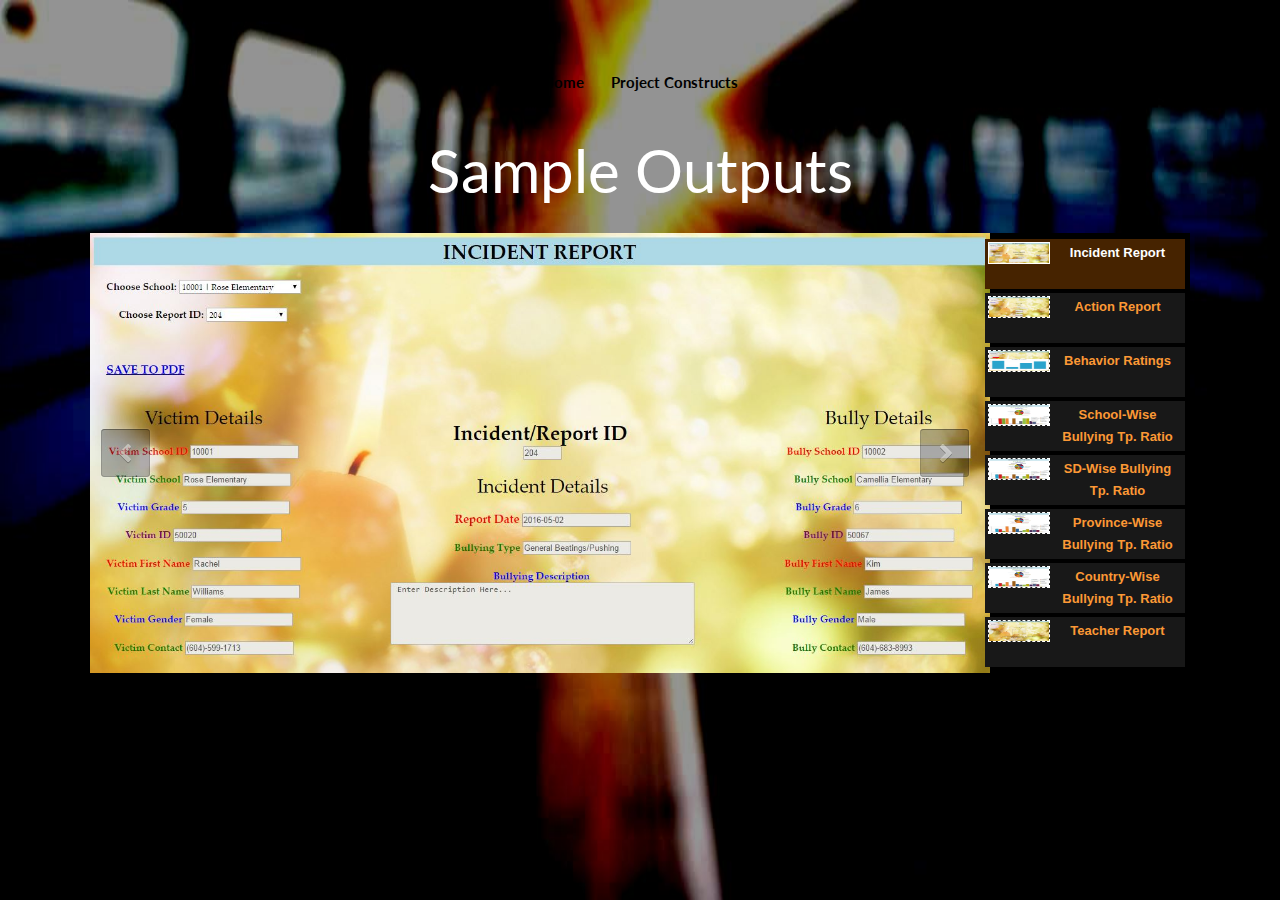
<file: Web Application/sample_statistics.html>
﻿<!DOCTYPE html>
<html>
<head>
    <meta charset="utf-8">
    <meta name="viewport" content="width=device-width, initial-scale=1.0">
    <title>Sample Outputs</title>
	
	<link rel="stylesheet" href="css/style_title_page.css" />
</head>
<body class="landing">

<header id="header">
<br/><br/><nav id="nav" style='font-size:15px;color:grey'>
	<ul>
		<li><a href="index.html">Home</a></li>
		<li><a href="other_diagrams.html">Project Constructs</a></li>
	</ul>
</nav>
<br/>
</header>
<section id="banner" style="margin:0 auto;text-align:center">
<br/><br/><br/><br/>
<h2>Sample Outputs</h2><br/>


</section>
<script>(function(h,f,c,j,d,l,k){/*! Jssor */
new(function(){});var e={oe:function(a){return-c.cos(a*c.PI)/2+.5},pe:function(a){return a},qe:function(a){return-a*(a-2)}};var b=new function(){var g=this,Ab=/\S+/g,F=1,yb=2,fb=3,eb=4,jb=5,G,r=0,i=0,s=0,X=0,z=0,I=navigator,ob=I.appName,o=I.userAgent,p=parseFloat;function Ib(){if(!G){G={ke:"ontouchstart"in h||"createTouch"in f};var a;if(I.pointerEnabled||(a=I.msPointerEnabled))G.fd=a?"msTouchAction":"touchAction"}return G}function v(j){if(!r){r=-1;if(ob=="Microsoft Internet Explorer"&&!!h.attachEvent&&!!h.ActiveXObject){var e=o.indexOf("MSIE");r=F;s=p(o.substring(e+5,o.indexOf(";",e)));/*@cc_on X=@_jscript_version@*/;i=f.documentMode||s}else if(ob=="Netscape"&&!!h.addEventListener){var d=o.indexOf("Firefox"),b=o.indexOf("Safari"),g=o.indexOf("Chrome"),c=o.indexOf("AppleWebKit");if(d>=0){r=yb;i=p(o.substring(d+8))}else if(b>=0){var k=o.substring(0,b).lastIndexOf("/");r=g>=0?eb:fb;i=p(o.substring(k+1,b))}else{var a=/Trident\/.*rv:([0-9]{1,}[\.0-9]{0,})/i.exec(o);if(a){r=F;i=s=p(a[1])}}if(c>=0)z=p(o.substring(c+12))}else{var a=/(opera)(?:.*version|)[ \/]([\w.]+)/i.exec(o);if(a){r=jb;i=p(a[2])}}}return j==r}function q(){return v(F)}function Q(){return q()&&(i<6||f.compatMode=="BackCompat")}function db(){return v(fb)}function ib(){return v(jb)}function vb(){return db()&&z>534&&z<535}function J(){v();return z>537||i>42||r==F&&i>=11}function O(){return q()&&i<9}function wb(a){var b,c;return function(f){if(!b){b=d;var e=a.substr(0,1).toUpperCase()+a.substr(1);n([a].concat(["WebKit","ms","Moz","O","webkit"]),function(g,d){var b=a;if(d)b=g+e;if(f.style[b]!=k)return c=b})}return c}}function ub(b){var a;return function(c){a=a||wb(b)(c)||b;return a}}var K=ub("transform");function nb(a){return{}.toString.call(a)}var kb={};n(["Boolean","Number","String","Function","Array","Date","RegExp","Object"],function(a){kb["[object "+a+"]"]=a.toLowerCase()});function n(b,d){var a,c;if(nb(b)=="[object Array]"){for(a=0;a<b.length;a++)if(c=d(b[a],a,b))return c}else for(a in b)if(c=d(b[a],a,b))return c}function C(a){return a==j?String(a):kb[nb(a)]||"object"}function lb(a){for(var b in a)return d}function A(a){try{return C(a)=="object"&&!a.nodeType&&a!=a.window&&(!a.constructor||{}.hasOwnProperty.call(a.constructor.prototype,"isPrototypeOf"))}catch(b){}}function u(a,b){return{x:a,y:b}}function rb(b,a){setTimeout(b,a||0)}function H(b,d,c){var a=!b||b=="inherit"?"":b;n(d,function(c){var b=c.exec(a);if(b){var d=a.substr(0,b.index),e=a.substr(b.index+b[0].length+1,a.length-1);a=d+e}});a=c+(!a.indexOf(" ")?"":" ")+a;return a}function tb(b,a){if(i<9)b.style.filter=a}g.Ge=Ib;g.ed=q;g.Ke=db;g.Me=J;g.Sc=O;wb("transform");g.Ac=function(){return i};g.rc=rb;function Y(a){a.constructor===Y.caller&&a.qc&&a.qc.apply(a,Y.caller.arguments)}g.qc=Y;g.ob=function(a){if(g.Pe(a))a=f.getElementById(a);return a};function t(a){return a||h.event}g.xc=t;g.Kb=function(b){b=t(b);var a=b.target||b.srcElement||f;if(a.nodeType==3)a=g.zc(a);return a};g.Cc=function(a){a=t(a);return{x:a.pageX||a.clientX||0,y:a.pageY||a.clientY||0}};function D(c,d,a){if(a!==k)c.style[d]=a==k?"":a;else{var b=c.currentStyle||c.style;a=b[d];if(a==""&&h.getComputedStyle){b=c.ownerDocument.defaultView.getComputedStyle(c,j);b&&(a=b.getPropertyValue(d)||b[d])}return a}}function ab(b,c,a,d){if(a!==k){if(a==j)a="";else d&&(a+="px");D(b,c,a)}else return p(D(b,c))}function m(c,a){var d=a?ab:D,b;if(a&4)b=ub(c);return function(e,f){return d(e,b?b(e):c,f,a&2)}}function Db(b){if(q()&&s<9){var a=/opacity=([^)]*)/.exec(b.style.filter||"");return a?p(a[1])/100:1}else return p(b.style.opacity||"1")}function Fb(b,a,f){if(q()&&s<9){var h=b.style.filter||"",i=new RegExp(/[\s]*alpha\([^\)]*\)/g),e=c.round(100*a),d="";if(e<100||f)d="alpha(opacity="+e+") ";var g=H(h,[i],d);tb(b,g)}else b.style.opacity=a==1?"":c.round(a*100)/100}var L={V:["rotate"],S:["rotateX"],P:["rotateY"],xb:["skewX"],vb:["skewY"]};if(!J())L=B(L,{n:["scaleX",2],m:["scaleY",2],K:["translateZ",1]});function M(d,a){var c="";if(a){if(q()&&i&&i<10){delete a.S;delete a.P;delete a.K}b.e(a,function(d,b){var a=L[b];if(a){var e=a[1]||0;if(N[b]!=d)c+=" "+a[0]+"("+d+(["deg","px",""])[e]+")"}});if(J()){if(a.bb||a.Z||a.K)c+=" translate3d("+(a.bb||0)+"px,"+(a.Z||0)+"px,"+(a.K||0)+"px)";if(a.n==k)a.n=1;if(a.m==k)a.m=1;if(a.n!=1||a.m!=1)c+=" scale3d("+a.n+", "+a.m+", 1)"}}d.style[K(d)]=c}g.Hc=m("transformOrigin",4);g.Pd=m("backfaceVisibility",4);g.Ve=m("transformStyle",4);g.We=m("perspective",6);g.Ie=m("perspectiveOrigin",4);g.Se=function(a,b){if(q()&&s<9||s<10&&Q())a.style.zoom=b==1?"":b;else{var c=K(a),f="scale("+b+")",e=a.style[c],g=new RegExp(/[\s]*scale\(.*?\)/g),d=H(e,[g],f);a.style[c]=d}};g.kc=function(b,a){return function(c){c=t(c);var e=c.type,d=c.relatedTarget||(e=="mouseout"?c.toElement:c.fromElement);(!d||d!==a&&!g.Ne(a,d))&&b(c)}};g.a=function(a,d,b,c){a=g.ob(a);if(a.addEventListener){d=="mousewheel"&&a.addEventListener("DOMMouseScroll",b,c);a.addEventListener(d,b,c)}else if(a.attachEvent){a.attachEvent("on"+d,b);c&&a.setCapture&&a.setCapture()}};g.E=function(a,c,d,b){a=g.ob(a);if(a.removeEventListener){c=="mousewheel"&&a.removeEventListener("DOMMouseScroll",d,b);a.removeEventListener(c,d,b)}else if(a.detachEvent){a.detachEvent("on"+c,d);b&&a.releaseCapture&&a.releaseCapture()}};g.Db=function(a){a=t(a);a.preventDefault&&a.preventDefault();a.cancel=d;a.returnValue=l};g.Je=function(a){a=t(a);a.stopPropagation&&a.stopPropagation();a.cancelBubble=d};g.D=function(d,c){var a=[].slice.call(arguments,2),b=function(){var b=a.concat([].slice.call(arguments,0));return c.apply(d,b)};return b};g.Ue=function(a,b){if(b==k)return a.textContent||a.innerText;var c=f.createTextNode(b);g.cc(a);a.appendChild(c)};g.Ib=function(d,c){for(var b=[],a=d.firstChild;a;a=a.nextSibling)(c||a.nodeType==1)&&b.push(a);return b};function mb(a,c,e,b){b=b||"u";for(a=a?a.firstChild:j;a;a=a.nextSibling)if(a.nodeType==1){if(U(a,b)==c)return a;if(!e){var d=mb(a,c,e,b);if(d)return d}}}g.o=mb;function S(a,d,f,b){b=b||"u";var c=[];for(a=a?a.firstChild:j;a;a=a.nextSibling)if(a.nodeType==1){U(a,b)==d&&c.push(a);if(!f){var e=S(a,d,f,b);if(e.length)c=c.concat(e)}}return c}g.Re=S;function gb(a,c,d){for(a=a?a.firstChild:j;a;a=a.nextSibling)if(a.nodeType==1){if(a.tagName==c)return a;if(!d){var b=gb(a,c,d);if(b)return b}}}g.Qd=gb;g.Od=function(b,a){return b.getElementsByTagName(a)};function B(){var e=arguments,d,c,b,a,g=1&e[0],f=1+g;d=e[f-1]||{};for(;f<e.length;f++)if(c=e[f])for(b in c){a=c[b];if(a!==k){a=c[b];var h=d[b];d[b]=g&&(A(h)||A(a))?B(g,{},h,a):a}}return d}g.G=B;function Z(f,g){var d={},c,a,b;for(c in f){a=f[c];b=g[c];if(a!==b){var e;if(A(a)&&A(b)){a=Z(a,b);e=!lb(a)}!e&&(d[c]=a)}}return d}g.vc=function(a){return C(a)=="function"};g.Pe=function(a){return C(a)=="string"};g.nd=function(a){return!isNaN(p(a))&&isFinite(a)};g.e=n;function R(a){return f.createElement(a)}g.Q=function(){return R("DIV")};g.sc=function(){};function V(b,c,a){if(a==k)return b.getAttribute(c);b.setAttribute(c,a)}function U(a,b){return V(a,b)||V(a,"data-"+b)}g.B=V;g.g=U;function x(b,a){if(a==k)return b.className;b.className=a}g.Jc=x;function qb(b){var a={};n(b,function(b){a[b]=b});return a}function sb(b,a){return b.match(a||Ab)}function P(b,a){return qb(sb(b||"",a))}g.td=sb;function bb(b,c){var a="";n(c,function(c){a&&(a+=b);a+=c});return a}function E(a,c,b){x(a,bb(" ",B(Z(P(x(a)),P(c)),P(b))))}g.zc=function(a){return a.parentNode};g.L=function(a){g.M(a,"none")};g.R=function(a,b){g.M(a,b?"none":"")};g.Nd=function(b,a){b.removeAttribute(a)};g.Md=function(){return q()&&i<10};g.Ld=function(d,a){if(a)d.style.clip="rect("+c.round(a.l||a.p||0)+"px "+c.round(a.v)+"px "+c.round(a.u)+"px "+c.round(a.k||a.q||0)+"px)";else if(a!==k){var g=d.style.cssText,f=[new RegExp(/[\s]*clip: rect\(.*?\)[;]?/i),new RegExp(/[\s]*cliptop: .*?[;]?/i),new RegExp(/[\s]*clipright: .*?[;]?/i),new RegExp(/[\s]*clipbottom: .*?[;]?/i),new RegExp(/[\s]*clipleft: .*?[;]?/i)],e=H(g,f,"");b.gb(d,e)}};g.U=function(){return+new Date};g.A=function(b,a){b.appendChild(a)};g.Fb=function(b,a,c){(c||a.parentNode).insertBefore(b,a)};g.ub=function(b,a){a=a||b.parentNode;a&&a.removeChild(b)};g.yd=function(a,b){n(a,function(a){g.ub(a,b)})};g.cc=function(a){g.yd(g.Ib(a,d),a)};g.zd=function(a,b){var c=g.zc(a);b&1&&g.r(a,(g.i(c)-g.i(a))/2);b&2&&g.s(a,(g.j(c)-g.j(a))/2)};g.Bd=function(b,a){return parseInt(b,a||10)};g.Cd=p;g.Ne=function(b,a){var c=f.body;while(a&&b!==a&&c!==a)try{a=a.parentNode}catch(d){return l}return b===a};function W(d,c,b){var a=d.cloneNode(!c);!b&&g.Nd(a,"id");return a}g.lb=W;g.kb=function(e,f){var a=new Image;function b(e,d){g.E(a,"load",b);g.E(a,"abort",c);g.E(a,"error",c);f&&f(a,d)}function c(a){b(a,d)}if(ib()&&i<11.6||!e)b(!e);else{g.a(a,"load",b);g.a(a,"abort",c);g.a(a,"error",c);a.src=e}};g.Ed=function(d,a,e){var c=d.length+1;function b(b){c--;if(a&&b&&b.src==a.src)a=b;!c&&e&&e(a)}n(d,function(a){g.kb(a.src,b)});b()};g.Fd=function(a,g,i,h){if(h)a=W(a);var c=S(a,g);if(!c.length)c=b.Od(a,g);for(var f=c.length-1;f>-1;f--){var d=c[f],e=W(i);x(e,x(d));b.gb(e,d.style.cssText);b.Fb(e,d);b.ub(d)}return a};function Gb(a){var l=this,p="",r=["av","pv","ds","dn"],e=[],q,j=0,h=0,d=0;function i(){E(a,q,e[d||j||h&2||h]);b.I(a,"pointer-events",d?"none":"")}function c(){j=0;i();g.E(f,"mouseup",c);g.E(f,"touchend",c);g.E(f,"touchcancel",c)}function o(a){if(d)g.Db(a);else{j=4;i();g.a(f,"mouseup",c);g.a(f,"touchend",c);g.a(f,"touchcancel",c)}}l.Hd=function(a){if(a===k)return h;h=a&2||a&1;i()};l.Wc=function(a){if(a===k)return!d;d=a?0:3;i()};l.H=a=g.ob(a);var m=b.td(x(a));if(m)p=m.shift();n(r,function(a){e.push(p+a)});q=bb(" ",e);e.unshift("");g.a(a,"mousedown",o);g.a(a,"touchstart",o)}g.Mb=function(a){return new Gb(a)};g.I=D;g.pb=m("overflow");g.s=m("top",2);g.r=m("left",2);g.i=m("width",2);g.j=m("height",2);g.Jd=m("marginLeft",2);g.Kd=m("marginTop",2);g.C=m("position");g.M=m("display");g.z=m("zIndex",1);g.ec=function(b,a,c){if(a!=k)Fb(b,a,c);else return Db(b)};g.gb=function(a,b){if(b!=k)a.style.cssText=b;else return a.style.cssText};var T={ib:g.ec,l:g.s,k:g.r,wb:g.i,yb:g.j,hb:g.C,hf:g.M,fb:g.z};function w(f,l){var e=O(),b=J(),d=vb(),h=K(f);function i(b,d,a){var e=b.ab(u(-d/2,-a/2)),f=b.ab(u(d/2,-a/2)),g=b.ab(u(d/2,a/2)),h=b.ab(u(-d/2,a/2));b.ab(u(300,300));return u(c.min(e.x,f.x,g.x,h.x)+d/2,c.min(e.y,f.y,g.y,h.y)+a/2)}function a(d,a){a=a||{};var f=a.K||0,l=(a.S||0)%360,m=(a.P||0)%360,o=(a.V||0)%360,p=a.gf;if(e){f=0;l=0;m=0;p=0}var c=new Cb(a.bb,a.Z,f);c.S(l);c.P(m);c.kd(o);c.ud(a.xb,a.vb);c.gc(a.n,a.m,p);if(b){c.eb(a.q,a.p);d.style[h]=c.md()}else if(!X||X<9){var j="";if(o||a.n!=k&&a.n!=1||a.m!=k&&a.m!=1){var n=i(c,a.Y,a.X);g.Kd(d,n.y);g.Jd(d,n.x);j=c.rd()}var r=d.style.filter,s=new RegExp(/[\s]*progid:DXImageTransform\.Microsoft\.Matrix\([^\)]*\)/g),q=H(r,[s],j);tb(d,q)}}w=function(e,c){c=c||{};var h=c.q,i=c.p,f;n(T,function(a,b){f=c[b];f!==k&&a(e,f)});g.Ld(e,c.c);if(!b){h!=k&&g.r(e,(c.dd||0)+h);i!=k&&g.s(e,(c.Lc||0)+i)}if(c.od)if(d)rb(g.D(j,M,e,c));else a(e,c)};g.Jb=M;if(d)g.Jb=w;if(e)g.Jb=a;else if(!b)a=M;g.F=w;w(f,l)}g.Jb=w;g.F=w;function Cb(i,l,p){var d=this,b=[1,0,0,0,0,1,0,0,0,0,1,0,i||0,l||0,p||0,1],h=c.sin,g=c.cos,m=c.tan;function f(a){return a*c.PI/180}function o(a,b){return{x:a,y:b}}function n(c,e,l,m,o,r,t,u,w,z,A,C,E,b,f,k,a,g,i,n,p,q,s,v,x,y,B,D,F,d,h,j){return[c*a+e*p+l*x+m*F,c*g+e*q+l*y+m*d,c*i+e*s+l*B+m*h,c*n+e*v+l*D+m*j,o*a+r*p+t*x+u*F,o*g+r*q+t*y+u*d,o*i+r*s+t*B+u*h,o*n+r*v+t*D+u*j,w*a+z*p+A*x+C*F,w*g+z*q+A*y+C*d,w*i+z*s+A*B+C*h,w*n+z*v+A*D+C*j,E*a+b*p+f*x+k*F,E*g+b*q+f*y+k*d,E*i+b*s+f*B+k*h,E*n+b*v+f*D+k*j]}function e(c,a){return n.apply(j,(a||b).concat(c))}d.gc=function(a,c,d){if(a==k)a=1;if(c==k)c=1;if(d==k)d=1;if(a!=1||c!=1||d!=1)b=e([a,0,0,0,0,c,0,0,0,0,d,0,0,0,0,1])};d.eb=function(a,c,d){b[12]+=a||0;b[13]+=c||0;b[14]+=d||0};d.S=function(c){if(c){a=f(c);var d=g(a),i=h(a);b=e([1,0,0,0,0,d,i,0,0,-i,d,0,0,0,0,1])}};d.P=function(c){if(c){a=f(c);var d=g(a),i=h(a);b=e([d,0,-i,0,0,1,0,0,i,0,d,0,0,0,0,1])}};d.kd=function(c){if(c){a=f(c);var d=g(a),i=h(a);b=e([d,i,0,0,-i,d,0,0,0,0,1,0,0,0,0,1])}};d.ud=function(a,c){if(a||c){i=f(a);l=f(c);b=e([1,m(l),0,0,m(i),1,0,0,0,0,1,0,0,0,0,1])}};d.ab=function(c){var a=e(b,[1,0,0,0,0,1,0,0,0,0,1,0,c.x,c.y,0,1]);return o(a[12],a[13])};d.md=function(){return"matrix3d("+b.join(",")+")"};d.rd=function(){return"progid:DXImageTransform.Microsoft.Matrix(M11="+b[0]+", M12="+b[4]+", M21="+b[1]+", M22="+b[5]+", SizingMethod='auto expand')"}}new function(){var a=this;function b(d,g){for(var j=d[0].length,i=d.length,h=g[0].length,f=[],c=0;c<i;c++)for(var k=f[c]=[],b=0;b<h;b++){for(var e=0,a=0;a<j;a++)e+=d[c][a]*g[a][b];k[b]=e}return f}a.n=function(b,c){return a.Nc(b,c,0)};a.m=function(b,c){return a.Nc(b,0,c)};a.Nc=function(a,c,d){return b(a,[[c,0],[0,d]])};a.ab=function(d,c){var a=b(d,[[c.x],[c.y]]);return u(a[0][0],a[1][0])}};var N={dd:0,Lc:0,q:0,p:0,db:1,n:1,m:1,V:0,S:0,P:0,bb:0,Z:0,K:0,xb:0,vb:0};g.wd=function(a){var c=a||{};if(a)if(b.vc(a))c={ic:c};else if(b.vc(a.c))c.c={ic:a.c};return c};g.vd=function(l,m,x,q,z,A,n){var a=m;if(l){a={};for(var g in m){var B=A[g]||1,w=z[g]||[0,1],f=(x-w[0])/w[1];f=c.min(c.max(f,0),1);f=f*B;var u=c.floor(f);if(f!=u)f-=u;var h=q.ic||e.oe,i,C=l[g],o=m[g];if(b.nd(o)){h=q[g]||h;var y=h(f);i=C+o*y}else{i=b.G({Bb:{}},l[g]);var v=q[g]||{};b.e(o.Bb||o,function(d,a){h=v[a]||v.ic||h;var c=h(f),b=d*c;i.Bb[a]=b;i[a]+=b})}a[g]=i}var t=b.e(m,function(b,a){return N[a]!=k});t&&b.e(N,function(c,b){if(a[b]==k&&l[b]!==k)a[b]=l[b]});if(t){if(a.db)a.n=a.m=a.db;a.Y=n.Y;a.X=n.X;a.od=d}}if(m.c&&n.eb){var p=a.c.Bb,s=(p.l||0)+(p.u||0),r=(p.k||0)+(p.v||0);a.k=(a.k||0)+r;a.l=(a.l||0)+s;a.c.k-=r;a.c.v-=r;a.c.l-=s;a.c.u-=s}if(a.c&&b.Md()&&!a.c.l&&!a.c.k&&!a.c.p&&!a.c.q&&a.c.v==n.Y&&a.c.u==n.X)a.c=j;return a}};function n(){var a=this,d=[];function i(a,b){d.push({Nb:a,Pb:b})}function g(a,c){b.e(d,function(b,e){b.Nb==a&&b.Pb===c&&d.splice(e,1)})}a.sb=a.addEventListener=i;a.removeEventListener=g;a.f=function(a){var c=[].slice.call(arguments,1);b.e(d,function(b){b.Nb==a&&b.Pb.apply(h,c)})}}var m=function(z,C,i,J,M,L){z=z||0;var a=this,q,n,o,u,A=0,G,H,F,B,y=0,g=0,m=0,D,k,f,e,p,w=[],x;function O(a){f+=a;e+=a;k+=a;g+=a;m+=a;y+=a}function t(o){var h=o;if(p&&(h>=e||h<=f))h=((h-f)%p+p)%p+f;if(!D||u||g!=h){var j=c.min(h,e);j=c.max(j,f);if(!D||u||j!=m){if(L){var l=(j-k)/(C||1);if(i.Dd)l=1-l;var n=b.vd(M,L,l,G,F,H,i);if(x)b.e(n,function(b,a){x[a]&&x[a](J,b)});else b.F(J,n)}a.Ub(m-k,j-k);m=j;b.e(w,function(b,c){var a=o<g?w[w.length-c-1]:b;a.T(m-y)});var r=g,q=m;g=h;D=d;a.zb(r,q)}}}function E(a,b,d){b&&a.Rb(e);if(!d){f=c.min(f,a.Ec()+y);e=c.max(e,a.Ob()+y)}w.push(a)}var r=h.requestAnimationFrame||h.webkitRequestAnimationFrame||h.mozRequestAnimationFrame||h.msRequestAnimationFrame;if(b.Ke()&&b.Ac()<7)r=j;r=r||function(a){b.rc(a,i.Kc)};function I(){if(q){var d=b.U(),e=c.min(d-A,i.oc),a=g+e*o;A=d;if(a*o>=n*o)a=n;t(a);if(!u&&a*o>=n*o)K(B);else r(I)}}function s(h,i,j){if(!q){q=d;u=j;B=i;h=c.max(h,f);h=c.min(h,e);n=h;o=n<g?-1:1;a.Ic();A=b.U();r(I)}}function K(b){if(q){u=q=B=l;a.Gc();b&&b()}}a.Fc=function(a,b,c){s(a?g+a:e,b,c)};a.Dc=s;a.cb=K;a.ld=function(a){s(a)};a.O=function(){return g};a.tc=function(){return n};a.mb=function(){return m};a.T=t;a.eb=function(a){t(g+a)};a.Bc=function(){return q};a.Ad=function(a){p=a};a.Rb=O;a.pc=function(a,b){E(a,0,b)};a.Tb=function(a){E(a,1)};a.Ec=function(){return f};a.Ob=function(){return e};a.zb=a.Ic=a.Gc=a.Ub=b.sc;a.fc=b.U();i=b.G({Kc:16,oc:50},i);p=i.Pc;x=i.qd;f=k=z;e=z+C;H=i.pd||{};F=i.sd||{};G=b.wd(i.nb)};new(function(){});var i=function(p,fc){var g=this;function Bc(){var a=this;m.call(a,-1e8,2e8);a.Te=function(){var b=a.mb(),d=c.floor(b),f=t(d),e=b-c.floor(b);return{W:f,ie:d,hb:e}};a.zb=function(b,a){var e=c.floor(a);if(e!=a&&a>b)e++;Ub(e,d);g.f(i.he,t(a),t(b),a,b)}}function Ac(){var a=this;m.call(a,0,0,{Pc:q});b.e(C,function(b){D&1&&b.Ad(q);a.Tb(b);b.Rb(ib/bc)})}function zc(){var a=this,b=Tb.H;m.call(a,-1,2,{nb:e.pe,qd:{hb:Zb},Pc:q},b,{hb:1},{hb:-2});a.Hb=b}function nc(o,n){var b=this,e,f,h,k,c;m.call(b,-1e8,2e8,{oc:100});b.Ic=function(){M=d;R=j;g.f(i.ge,t(w.O()),w.O())};b.Gc=function(){M=l;k=l;var a=w.Te();g.f(i.fe,t(w.O()),w.O());!a.hb&&Dc(a.ie,s)};b.zb=function(i,g){var b;if(k)b=c;else{b=f;if(h){var d=g/h;b=a.ee(d)*(f-e)+e}}w.T(b)};b.Cb=function(a,d,c,g){e=a;f=d;h=c;w.T(a);b.T(0);b.Dc(c,g)};b.de=function(a){k=d;c=a;b.Fc(a,j,d)};b.ce=function(a){c=a};w=new Bc;w.pc(o);w.pc(n)}function pc(){var c=this,a=Xb();b.z(a,0);b.I(a,"pointerEvents","none");c.H=a;c.Gb=function(){b.L(a);b.cc(a)}}function xc(o,f){var e=this,r,L,v,k,y=[],x,B,W,G,Q,F,h,w,p;m.call(e,-u,u+1,{});function E(a){r&&r.ad();T(o,a,0);F=d;r=new I.J(o,I,b.Cd(b.g(o,"idle"))||lc);r.T(0)}function Z(){r.fc<I.fc&&E()}function M(p,r,o){if(!G){G=d;if(k&&o){var h=o.width,c=o.height,n=h,m=c;if(h&&c&&a.jb){if(a.jb&3&&(!(a.jb&4)||h>K||c>J)){var j=l,q=K/J*c/h;if(a.jb&1)j=q>1;else if(a.jb&2)j=q<1;n=j?h*J/c:K;m=j?J:c*K/h}b.i(k,n);b.j(k,m);b.s(k,(J-m)/2);b.r(k,(K-n)/2)}b.C(k,"absolute");g.f(i.be,f)}}b.L(r);p&&p(e)}function Y(b,c,d,g){if(g==R&&s==f&&N)if(!Cc){var a=t(b);A.Oe(a,f,c,e,d);c.je();U.Rb(a-U.Ec()-1);U.T(a);z.Cb(b,b,0)}}function cb(b){if(b==R&&s==f){if(!h){var a=j;if(A)if(A.W==f)a=A.Le();else A.Gb();Z();h=new vc(o,f,a,r);h.bd(p)}!h.Bc()&&h.Qb()}}function S(d,g,l){if(d==f){if(d!=g)C[g]&&C[g].ae();else!l&&h&&h.Yd();p&&p.Wc();var m=R=b.U();e.kb(b.D(j,cb,m))}else{var k=c.min(f,d),i=c.max(f,d),o=c.min(i-k,k+q-i),n=u+a.Xd-1;(!Q||o<=n)&&e.kb()}}function db(){if(s==f&&h){h.cb();p&&p.Wd();p&&p.Vd();h.Vc()}}function eb(){s==f&&h&&h.cb()}function ab(a){!P&&g.f(i.Ud,f,a)}function O(){p=w.pInstance;h&&h.bd(p)}e.kb=function(c,a){a=a||v;if(y.length&&!G){b.R(a);if(!W){W=d;g.f(i.Td,f);b.e(y,function(a){if(!b.B(a,"src")){a.src=b.g(a,"src2");b.M(a,a["display-origin"])}})}b.Ed(y,k,b.D(j,M,c,a))}else M(c,a)};e.He=function(){var h=f;if(a.Uc<0)h-=q;var d=h+a.Uc*tc;if(D&2)d=t(d);if(!(D&1))d=c.max(0,c.min(d,q-u));if(d!=f){if(A){var e=A.Qe(q);if(e){var i=R=b.U(),g=C[t(d)];return g.kb(b.D(j,Y,d,g,e,i),v)}}bb(d)}};e.bc=function(){S(f,f,d)};e.ae=function(){p&&p.Wd();p&&p.Vd();e.Tc();h&&h.Sd();h=j;E()};e.je=function(){b.L(o)};e.Tc=function(){b.R(o)};e.Rd=function(){p&&p.Wc()};function T(a,c,e){if(b.B(a,"jssor-slider"))return;if(!F){if(a.tagName=="IMG"){y.push(a);if(!b.B(a,"src")){Q=d;a["display-origin"]=b.M(a);b.L(a)}}b.Sc()&&b.z(a,(b.z(a)||0)+1)}var f=b.Ib(a);b.e(f,function(f){var h=f.tagName,i=b.g(f,"u");if(i=="player"&&!w){w=f;if(w.pInstance)O();else b.a(w,"dataavailable",O)}if(i=="caption"){if(c){b.Hc(f,b.g(f,"to"));b.Pd(f,b.g(f,"bf"));b.g(f,"3d")&&b.Ve(f,"preserve-3d")}else if(!b.ed()){var g=b.lb(f,l,d);b.Fb(g,f,a);b.ub(f,a);f=g;c=d}}else if(!F&&!e&&!k){if(h=="A"){if(b.g(f,"u")=="image")k=b.Qd(f,"IMG");else k=b.o(f,"image",d);if(k){x=f;b.M(x,"block");b.F(x,V);B=b.lb(x,d);b.C(x,"relative");b.ec(B,0);b.I(B,"backgroundColor","#000")}}else if(h=="IMG"&&b.g(f,"u")=="image")k=f;if(k){k.border=0;b.F(k,V)}}T(f,c,e+1)})}e.Ub=function(c,b){var a=u-b;Zb(L,a)};e.W=f;n.call(e);b.We(o,b.g(o,"p"));b.Ie(o,b.g(o,"po"));var H=b.o(o,"thumb",d);if(H){e.Zd=b.lb(H);b.L(H)}b.R(o);v=b.lb(fb);b.z(v,1e3);b.a(o,"click",ab);E(d);e.Mc=k;e.Rc=B;e.Hb=L=o;b.A(L,v);g.sb(203,S);g.sb(28,eb);g.sb(24,db)}function vc(y,f,p,q){var a=this,n=0,u=0,h,j,e,c,k,t,r,o=C[f];m.call(a,0,0);function v(){b.cc(L);cc&&k&&o.Rc&&b.A(L,o.Rc);b.R(L,!k&&o.Mc)}function w(){a.Qb()}function x(b){r=b;a.cb();a.Qb()}a.Qb=function(){var b=a.mb();if(!B&&!M&&!r&&s==f){if(!b){if(h&&!k){k=d;a.Vc(d);g.f(i.le,f,n,u,h,c)}v()}var l,p=i.Qc;if(b!=c)if(b==e)l=c;else if(b==j)l=e;else if(!b)l=j;else l=a.tc();g.f(p,f,b,n,j,e,c);var m=N&&(!E||F);if(b==c)(e!=c&&!(E&12)||m)&&o.He();else(m||b!=e)&&a.Dc(l,w)}};a.Yd=function(){e==c&&e==a.mb()&&a.T(j)};a.Sd=function(){A&&A.W==f&&A.Gb();var b=a.mb();b<c&&g.f(i.Qc,f,-b-1,n,j,e,c)};a.Vc=function(a){p&&b.pb(jb,a&&p.yc.df?"":"hidden")};a.Ub=function(b,a){if(k&&a>=h){k=l;v();o.Tc();A.Gb();g.f(i.ve,f,n,u,h,c)}g.f(i.me,f,a,n,j,e,c)};a.bd=function(a){if(a&&!t){t=a;a.sb($JssorPlayer$.Id,x)}};p&&a.Tb(p);h=a.Ob();a.Tb(q);j=h+q.Yc;e=h+q.id;c=a.Ob()}function Kb(a,c,d){b.r(a,c);b.s(a,d)}function Zb(c,b){var a=x>0?x:eb,d=zb*b*(a&1),e=Ab*b*(a>>1&1);Kb(c,d,e)}function Pb(){pb=M;Ib=z.tc();G=w.O()}function gc(){Pb();if(B||!F&&E&12){z.cb();g.f(i.Ee)}}function ec(f){if(!B&&(F||!(E&12))&&!z.Bc()){var d=w.O(),b=c.ceil(G);if(f&&c.abs(H)>=a.Oc){b=c.ceil(d);b+=hb}if(!(D&1))b=c.min(q-u,c.max(b,0));var e=c.abs(b-d);e=1-c.pow(1-e,5);if(!P&&pb)z.ld(Ib);else if(d==b){sb.Rd();sb.bc()}else z.Cb(d,b,e*Vb)}}function Hb(a){!b.g(b.Kb(a),"nodrag")&&b.Db(a)}function rc(a){Yb(a,1)}function Yb(a,c){a=b.xc(a);var k=b.Kb(a);if(!O&&!b.g(k,"nodrag")&&sc()&&(!c||a.touches.length==1)){B=d;yb=l;R=j;b.a(f,c?"touchmove":"mousemove",Bb);b.U();P=0;gc();if(!pb)x=0;if(c){var h=a.touches[0];ub=h.clientX;vb=h.clientY}else{var e=b.Cc(a);ub=e.x;vb=e.y}H=0;gb=0;hb=0;g.f(i.De,t(G),G,a)}}function Bb(e){if(B){e=b.xc(e);var f;if(e.type!="mousemove"){var l=e.touches[0];f={x:l.clientX,y:l.clientY}}else f=b.Cc(e);if(f){var j=f.x-ub,k=f.y-vb;if(c.floor(G)!=G)x=x||eb&O;if((j||k)&&!x){if(O==3)if(c.abs(k)>c.abs(j))x=2;else x=1;else x=O;if(mb&&x==1&&c.abs(k)-c.abs(j)>3)yb=d}if(x){var a=k,i=Ab;if(x==1){a=j;i=zb}if(!(D&1)){if(a>0){var g=i*s,h=a-g;if(h>0)a=g+c.sqrt(h)*5}if(a<0){var g=i*(q-u-s),h=-a-g;if(h>0)a=-g-c.sqrt(h)*5}}if(H-gb<-2)hb=0;else if(H-gb>2)hb=-1;gb=H;H=a;rb=G-H/i/(Y||1);if(H&&x&&!yb){b.Db(e);if(!M)z.de(rb);else z.ce(rb)}}}}}function ab(){qc();if(B){B=l;b.U();b.E(f,"mousemove",Bb);b.E(f,"touchmove",Bb);P=H;z.cb();var a=w.O();g.f(i.Ce,t(a),a,t(G),G);E&12&&Pb();ec(d)}}function jc(c){if(P){b.Je(c);var a=b.Kb(c);while(a&&v!==a){a.tagName=="A"&&b.Db(c);try{a=a.parentNode}catch(d){break}}}}function Jb(a){C[s];s=t(a);sb=C[s];Ub(a);return s}function Dc(a,b){x=0;Jb(a);g.f(i.Be,t(a),b)}function Ub(a,c){wb=a;b.e(S,function(b){b.jc(t(a),a,c)})}function sc(){var b=i.Xc||0,a=X;if(mb)a&1&&(a&=1);i.Xc|=a;return O=a&~b}function qc(){if(O){i.Xc&=~X;O=0}}function Xb(){var a=b.Q();b.F(a,V);b.C(a,"absolute");return a}function t(a){return(a%q+q)%q}function kc(b,d){if(d)if(!D){b=c.min(c.max(b+wb,0),q-u);d=l}else if(D&2){b=t(b+wb);d=l}bb(b,a.dc,d)}function xb(){b.e(S,function(a){a.hc(a.Eb.ff<=F)})}function hc(){if(!F){F=1;xb();if(!B){E&12&&ec();E&3&&C[s].bc()}}}function Ec(){if(F){F=0;xb();B||!(E&12)||gc()}}function ic(){V={wb:K,yb:J,l:0,k:0};b.e(T,function(a){b.F(a,V);b.C(a,"absolute");b.pb(a,"hidden");b.L(a)});b.F(fb,V)}function ob(b,a){bb(b,a,d)}function bb(g,f,j){if(Rb&&(!B&&(F||!(E&12))||a.jd)){M=d;B=l;z.cb();if(f==k)f=Vb;var e=Cb.mb(),b=g;if(j){b=e+g;if(g>0)b=c.ceil(b);else b=c.floor(b)}if(D&2)b=t(b);if(!(D&1))b=c.max(0,c.min(b,q-u));var i=(b-e)%q;b=e+i;var h=e==b?0:f*c.abs(i);h=c.min(h,f*u*1.5);z.Cb(e,b,h||1)}}g.Ae=bb;g.Fc=function(){if(!N){N=d;C[s]&&C[s].bc()}};g.ze=function(){return P};function W(){return b.i(y||p)}function lb(){return b.j(y||p)}g.Y=W;g.X=lb;function Eb(c,d){if(c==k)return b.i(p);if(!y){var a=b.Q(f);b.Jc(a,b.Jc(p));b.gb(a,b.gb(p));b.M(a,"block");b.C(a,"relative");b.s(a,0);b.r(a,0);b.pb(a,"visible");y=b.Q(f);b.C(y,"absolute");b.s(y,0);b.r(y,0);b.i(y,b.i(p));b.j(y,b.j(p));b.Hc(y,"0 0");b.A(y,a);var h=b.Ib(p);b.A(p,y);b.I(p,"backgroundImage","");b.e(h,function(c){b.A(b.g(c,"noscale")?p:a,c);b.g(c,"autocenter")&&Mb.push(c)})}Y=c/(d?b.j:b.i)(y);b.Se(y,Y);var g=d?Y*W():c,e=d?c:Y*lb();b.i(p,g);b.j(p,e);b.e(Mb,function(a){var c=b.Bd(b.g(a,"autocenter"));b.zd(a,c)})}g.ye=Eb;g.Zc=function(a){var d=c.ceil(t(ib/bc)),b=t(a-s+d);if(b>u){if(a-s>q/2)a-=q;else if(a-s<=-q/2)a+=q}else a=s+b-d;return a};n.call(g);g.H=p=b.ob(p);var a=b.G({jb:0,Xd:1,Yb:1,Sb:0,Vb:l,Ab:1,tb:d,jd:d,Uc:1,hd:3e3,gd:1,dc:500,ee:e.qe,Oc:20,cd:0,N:1,Wb:0,xe:1,ac:1,uc:1},fc);a.tb=a.tb&&b.Me();if(a.Fe!=k)a.hd=a.Fe;if(a.we!=k)a.Wb=a.we;var eb=a.ac&3,tc=(a.ac&4)/-4||1,kb=a.ef,I=b.G({J:r,tb:a.tb},a.Xe);I.Xb=I.Xb||I.bf;var Fb=a.Ye,Z=a.ue,db=a.te,Q=!a.xe,y,v=b.o(p,"slides",Q),fb=b.o(p,"loading",Q)||b.Q(f),Nb=b.o(p,"navigator",Q),dc=b.o(p,"arrowleft",Q),ac=b.o(p,"arrowright",Q),Lb=b.o(p,"thumbnavigator",Q),oc=b.i(v),mc=b.j(v),V,T=[],uc=b.Ib(v);b.e(uc,function(a){if(a.tagName=="DIV"&&!b.g(a,"u"))T.push(a);else b.Sc()&&b.z(a,(b.z(a)||0)+1)});var s=-1,wb,sb,q=T.length,K=a.se||oc,J=a.re||mc,Wb=a.cd,zb=K+Wb,Ab=J+Wb,bc=eb&1?zb:Ab,u=c.min(a.N,q),jb,x,O,yb,S=[],Qb,Sb,Ob,cc,Cc,N,E=a.gd,lc=a.hd,Vb=a.dc,qb,tb,ib,Rb=u<q,D=Rb?a.Ab:0,X,P,F=1,M,B,R,ub=0,vb=0,H,gb,hb,Cb,w,U,z,Tb=new pc,Y,Mb=[];if(q){if(a.tb)Kb=function(a,c,d){b.Jb(a,{bb:c,Z:d})};N=a.Vb;g.Eb=fc;ic();b.B(p,"jssor-slider",d);b.z(v,b.z(v)||0);b.C(v,"absolute");jb=b.lb(v,d);b.Fb(jb,v);if(kb){cc=kb.cf;qb=kb.J;tb=u==1&&q>1&&qb&&(!b.ed()||b.Ac()>=8)}ib=tb||u>=q||!(D&1)?0:a.Wb;X=(u>1||ib?eb:-1)&a.uc;var Gb=v,C=[],A,L,Db=b.Ge(),mb=Db.ke,G,pb,Ib,rb;Db.fd&&b.I(Gb,Db.fd,([j,"pan-y","pan-x","none"])[X]||"");U=new zc;if(tb)A=new qb(Tb,K,J,kb,mb);b.A(jb,U.Hb);b.pb(v,"hidden");L=Xb();b.I(L,"backgroundColor","#000");b.ec(L,0);b.Fb(L,Gb.firstChild,Gb);for(var cb=0;cb<T.length;cb++){var wc=T[cb],yc=new xc(wc,cb);C.push(yc)}b.L(fb);Cb=new Ac;z=new nc(Cb,U);if(X){b.a(v,"mousedown",Yb);b.a(v,"touchstart",rc);b.a(v,"dragstart",Hb);b.a(v,"selectstart",Hb);b.a(f,"mouseup",ab);b.a(f,"touchend",ab);b.a(f,"touchcancel",ab);b.a(h,"blur",ab)}E&=mb?10:5;if(Nb&&Fb){Qb=new Fb.J(Nb,Fb,W(),lb());S.push(Qb)}if(Z&&dc&&ac){Z.Ab=D;Z.N=u;Sb=new Z.J(dc,ac,Z,W(),lb());S.push(Sb)}if(Lb&&db){db.Sb=a.Sb;Ob=new db.J(Lb,db);S.push(Ob)}b.e(S,function(a){a.Lb(q,C,fb);a.sb(o.Zb,kc)});b.I(p,"visibility","visible");Eb(W());b.a(v,"click",jc,d);b.a(p,"mouseout",b.kc(hc,p));b.a(p,"mouseover",b.kc(Ec,p));xb();a.Yb&&b.a(f,"keydown",function(b){if(b.keyCode==37)ob(-a.Yb);else b.keyCode==39&&ob(a.Yb)});var nb=a.Sb;if(!(D&1))nb=c.max(0,c.min(nb,q-u));z.Cb(nb,nb,0)}};i.Ud=21;i.De=22;i.Ce=23;i.ge=24;i.fe=25;i.Td=26;i.be=27;i.Ee=28;i.he=202;i.Be=203;i.le=206;i.ve=207;i.me=208;i.Qc=209;var o={Zb:1};var s=function(a,g,h){var c=this;n.call(c);var r,q,e,f,i;b.i(a);b.j(a);function k(a){c.f(o.Zb,a,d)}function p(c){b.R(a,c||!h.Ab&&e==0);b.R(g,c||!h.Ab&&e>=q-h.N);r=c}c.jc=function(b,a,c){if(c)e=a;else{e=b;p(r)}};c.hc=p;var m;c.Lb=function(c){q=c;e=0;if(!m){b.a(a,"click",b.D(j,k,-i));b.a(g,"click",b.D(j,k,i));b.Mb(a);b.Mb(g);m=d}};c.Eb=f=b.G({ne:1},h);i=f.ne;if(f.gc==l){b.B(a,"noscale",d);b.B(g,"noscale",d)}if(f.qb){b.B(a,"autocenter",f.qb);b.B(g,"autocenter",f.qb)}},q=function(g,B){var h=this,z,p,a,v=[],x,w,e,q,r,u,t,m,s,f,k;n.call(h);g=b.ob(g);function A(n,f){var g=this,c,m,l;function q(){m.Hd(p==f)}function i(d){if(d||!s.ze()){var a=e-f%e,b=s.Zc((f+a)/e-1),c=b*e+e-a;h.f(o.Zb,c)}}g.W=f;g.wc=q;l=n.Zd||n.Mc||b.Q();g.Hb=c=b.Fd(k,"thumbnailtemplate",l,d);m=b.Mb(c);a.lc&1&&b.a(c,"click",b.D(j,i,0));a.lc&2&&b.a(c,"mouseover",b.kc(b.D(j,i,1),c))}h.jc=function(b,d,f){var a=p;p=b;a!=-1&&v[a].wc();v[b].wc();!f&&s.Ae(s.Zc(c.floor(d/e)))};h.hc=function(a){b.R(g,a)};var y;h.Lb=function(D,C){if(!y){z=D;c.ceil(z/e);p=-1;m=c.min(m,C.length);var h=a.rb&1,n=u+(u+q)*(e-1)*(1-h),k=t+(t+r)*(e-1)*h,B=n+(n+q)*(m-1)*h,o=k+(k+r)*(m-1)*(1-h);b.C(f,"absolute");b.pb(f,"hidden");a.qb&1&&b.r(f,(x-B)/2);a.qb&2&&b.s(f,(w-o)/2);b.i(f,B);b.j(f,o);var j=[];b.e(C,function(l,g){var i=new A(l,g),d=i.Hb,a=c.floor(g/e),k=g%e;b.r(d,(u+q)*k*(1-h));b.s(d,(t+r)*k*h);if(!j[a]){j[a]=b.Q();b.A(f,j[a])}b.A(j[a],d);v.push(i)});var E=b.G({Vb:l,jd:l,se:n,re:k,cd:q*h+r*(1-h),Oc:12,dc:200,gd:1,ac:a.rb,uc:a.af||a.Ze?0:a.rb},a);s=new i(g,E);y=d}};h.Eb=a=b.G({mc:0,nc:0,N:1,rb:1,qb:3,lc:1},B);x=b.i(g);w=b.j(g);f=b.o(g,"slides",d);k=b.o(f,"prototype");u=b.i(k);t=b.j(k);b.ub(k,f);e=a.xd||1;q=a.mc;r=a.nc;m=a.N;a.gc==l&&b.B(g,"noscale",d)};function r(e,d,c){var a=this;m.call(a,0,c);a.ad=b.sc;a.Yc=0;a.id=c}jssor_1_slider_init=function(){var f={Vb:d,ue:{J:s},te:{J:q,N:8,mc:4,nc:4,rb:2,Wb:0}},e=new i("jssor_1",f);function g(){var d=b.Re(e.H,"slides");if(d){var c=d[1];if(c){var a=b.o(c,"ad");if(!a){a=b.Q();b.gb(a,"position:absolute;top:0px;right:0px;width:80px;height:20px;background-color:rgba(255,255,140,0.5);font-size: 12px;line-height: 20px;text-align:center;");b.Ue(a,"Jssor Slider");b.A(c,a)}}}}g();function a(){var b=e.H.parentNode.clientWidth;if(b){b=c.min(b,1100);e.ye(b)}else h.setTimeout(a,30)}a();b.a(h,"load",a);b.a(h,"resize",a);b.a(h,"orientationchange",a)}})(window,document,Math,null,true,false)</script><style>.jssora02l,.jssora02r{display:block;position:absolute;width:55px;height:55px;cursor:pointer;background:url('img/a02.png') no-repeat;overflow:hidden}.jssora02l{background-position:-3px -33px}.jssora02r{background-position:-63px -33px}.jssora02l:hover{background-position:-123px -33px}.jssora02r:hover{background-position:-183px -33px}.jssora02l.jssora02ldn{background-position:-3px -33px}.jssora02r.jssora02rdn{background-position:-63px -33px}.jssort11-200-50 .p{position:absolute;top:0;left:0;width:200px;height:50px;background:#181818}.jssort11-200-50 .tp{position:absolute;top:0;left:0;width:100%;height:100%;border:none}.jssort11-200-50 .i,.jssort11-200-50 .pav:hover .i{position:absolute;top:3px;left:3px;width:60px;height:20px;border:#fff 1px dashed}* html .jssort11-200-50 .i{width:62px;height:22px}.jssort11-200-50 .pav .i{border:#fff 1px solid}.jssort11-200-50 .t,.jssort11-200-50 .pav:hover .t{position:absolute;top:3px;left:68px;width:129px;height:22px;line-height:22px;text-align:center;color:#fc9835;font-size:13px;font-weight:700}.jssort11-200-50 .pav .t,.jssort11-200-50 .p:hover .t{color:#fff}.jssort11-200-50 .c,.jssort11-200-50 .pav:hover .c{position:absolute;top:28px;left:3px;width:194px;height:22px;line-height:22px;color:#fff;font-size:7px;font-weight:400;overflow:hidden}.jssort11-200-50 .pav .c,.jssort11-200-50 .p:hover .c{color:#fc9835}.jssort11-200-50 .t,.jssort11-200-50 .c{transition:color 2s;-moz-transition:color 2s;-webkit-transition:color 2s;-o-transition:color 2s}.jssort11-200-50 .p:hover .t,.jssort11-200-50 .pav:hover .t,.jssort11-200-50 .p:hover .c,.jssort11-200-50 .pav:hover .c{transition:none;-moz-transition:none;-webkit-transition:none;-o-transition:none}.jssort11-200-50 .p:hover,.jssort11-200-50 .pav:hover{background:#333}.jssort11-200-50 .pav,.jssort11-200-50 .p.pdn{background:#462300}</style><div id="jssor_1" style="position: relative; margin: 0 auto; top: 0px; left: 0px; width: 1100px; height: 440px; overflow: hidden; visibility: hidden; background-color: #000000;"><!-- Loading Screen --><div data-u="loading" style="position: absolute; top: 0px; left: 0px;"><div style="filter: alpha(opacity=70); opacity: 0.7; position: absolute; display: block; top: 0px; left: 0px; width: 100%; height: 100%;"></div><div style="position:absolute;display:block;background:url('img/loading.gif') no-repeat center center;top:0px;left:0px;width:100%;height:100%;"></div></div><div data-u="slides" style="cursor: default; position: relative; top: 0px; left: 0px; width: 900px; height: 440px; overflow: hidden;"><div data-p="167.50" style="display: none;"><img data-u="image" src="img/capture1.jpg" /><div data-u="thumb"><img class="i" src="img/capture1.jpg" /><div class="t">Incident Report</div><div class="c"></div></div></div><div data-p="167.50" style="display: none;"><img data-u="image" src="img/capture2.jpg" /><div data-u="thumb"><img class="i" src="img/capture2.jpg" /><div class="t">Action Report</div><div class="c"></div></div></div><div data-p="167.50" style="display: none;"><img data-u="image" src="img/capture7.jpg" /><div data-u="thumb"><img class="i" src="img/capture7.jpg" /><div class="t">Behavior Ratings</div><div class="c"></div></div></div><div data-p="167.50" style="display: none;"><img data-u="image" src="img/capture18.jpg" /><div data-u="thumb"><img class="i" src="img/capture18.jpg" /><div class="t">School-Wise Bullying Tp. Ratio</div><div class="c"></div></div></div><div data-p="167.50" style="display: none;"><img data-u="image" src="img/sd-wise.jpg" /><div data-u="thumb"><img class="i" src="img/sd-wise.jpg" /><div class="t">SD-Wise Bullying Tp. Ratio</div><div class="c"></div></div></div><div data-p="167.50" style="display: none;"><img data-u="image" src="img/capture20.jpg" /><div data-u="thumb"><img class="i" src="img/capture20.jpg" /><div class="t">Province-Wise Bullying Tp. Ratio</div><div class="c"></div></div></div><div data-p="167.50" style="display: none;"><img data-u="image" src="img/capture19.jpg" /><div data-u="thumb"><img class="i" src="img/capture19.jpg" /><div class="t">Country-Wise Bullying Tp. Ratio</div><div class="c"></div></div></div><div data-p="167.50" style="display: none;"><img data-u="image" src="img/capture9.jpg" /><div data-u="thumb"><img class="i" src="img/capture9.jpg" /><div class="t">Teacher Report</div><div class="c"></div></div></div><div data-p="167.50" style="display: none;"><img data-u="image" src="img/capture10.jpg" /><div data-u="thumb"><img class="i" src="img/capture10.jpg" /><div class="t">Inter-Grade Report</div><div class="c"></div></div></div><div data-p="167.50" style="display: none;"><img data-u="image" src="img/capture4.jpg" /><div data-u="thumb"><img class="i" src="img/capture4.jpg" /><div class="t">Bullies Under Mon.</div><div class="c"></div></div></div><div data-p="167.50" style="display: none;"><img data-u="image" src="img/capture21.jpg" /><div data-u="thumb"><img class="i" src="img/capture21.jpg" /><div class="t">Country-Wise Fake Com.</div><div class="c"></div></div></div><div data-p="167.50" style="display: none;"><img data-u="image" src="img/capture22.jpg" /><div data-u="thumb"><img class="i" src="img/capture22.jpg" /><div class="t">Province-Wise Fake Com.</div><div class="c"></div></div></div><div data-p="167.50" style="display: none;"><img data-u="image" src="img/capture23.jpg" /><div data-u="thumb"><img class="i" src="img/capture23.jpg" /><div class="t">SD-Wise Fake Com.</div><div class="c"></div></div></div><div data-p="167.50" style="display: none;"><img data-u="image" src="img/capture24.jpg" /><div data-u="thumb"><img class="i" src="img/capture24.jpg" /><div class="t">School-Wise Fake Com.</div><div class="c"></div></div></div><div data-p="167.50" style="display: none;"><img data-u="image" src="img/capture12.jpg" /><div data-u="thumb"><img class="i" src="img/capture12.jpg" /><div class="t">School-Wise Ratio</div><div class="c"></div></div></div><div data-p="167.50" style="display: none;"><img data-u="image" src="img/capture16.jpg" /><div data-u="thumb"><img class="i" src="img/capture16.jpg" /><div class="t">SD-Wise Ratio</div><div class="c"></div></div></div><div data-p="167.50" style="display: none;"><img data-u="image" src="img/capture15.jpg" /><div data-u="thumb"><img class="i" src="img/capture15.jpg" /><div class="t">Province-Wise Ratio</div><div class="c"></div></div></div><div data-p="167.50" style="display: none;"><img data-u="image" src="img/capture13.jpg" /><div data-u="thumb"><img class="i" src="img/capture13.jpg" /><div class="t">Grade-Wise Victims</div><div class="c"></div></div></div><div data-p="167.50" style="display: none;"><img data-u="image" src="img/capture14.jpg" /><div data-u="thumb"><img class="i" src="img/capture14.jpg" /><div class="t">Grade-Wise Victims</div><div class="c"></div></div></div><a data-u="ad" style="display:block;position:absolute;top:0;right:0;width:16px;height:16px;"></a></div><!-- Thumbnail Navigator --><div data-u="thumbnavigator" class="jssort11-200-50" style="position:absolute;right:5px;top:0px;font-family:Arial, Helvetica, sans-serif;-moz-user-select:none;-webkit-user-select:none;-ms-user-select:none;user-select:none;width:200px;height:440px;" data-autocenter="2"><!-- Thumbnail Item Skin Begin --><div data-u="slides" style="cursor: default;"><div data-u="prototype" class="p"><div data-u="thumbnailtemplate" class="tp"></div></div></div><!-- Thumbnail Item Skin End --></div><!-- Arrow Navigator --><span data-u="arrowleft" class="jssora02l" style="top:0px;left:8px;width:55px;height:55px;" data-autocenter="2"></span><span data-u="arrowright" class="jssora02r" style="top:0px;right:218px;width:55px;height:55px;" data-autocenter="2"></span></div><script>jssor_1_slider_init();</script><!-- #endregion Jssor Slider End --></body>
</html>
</file>
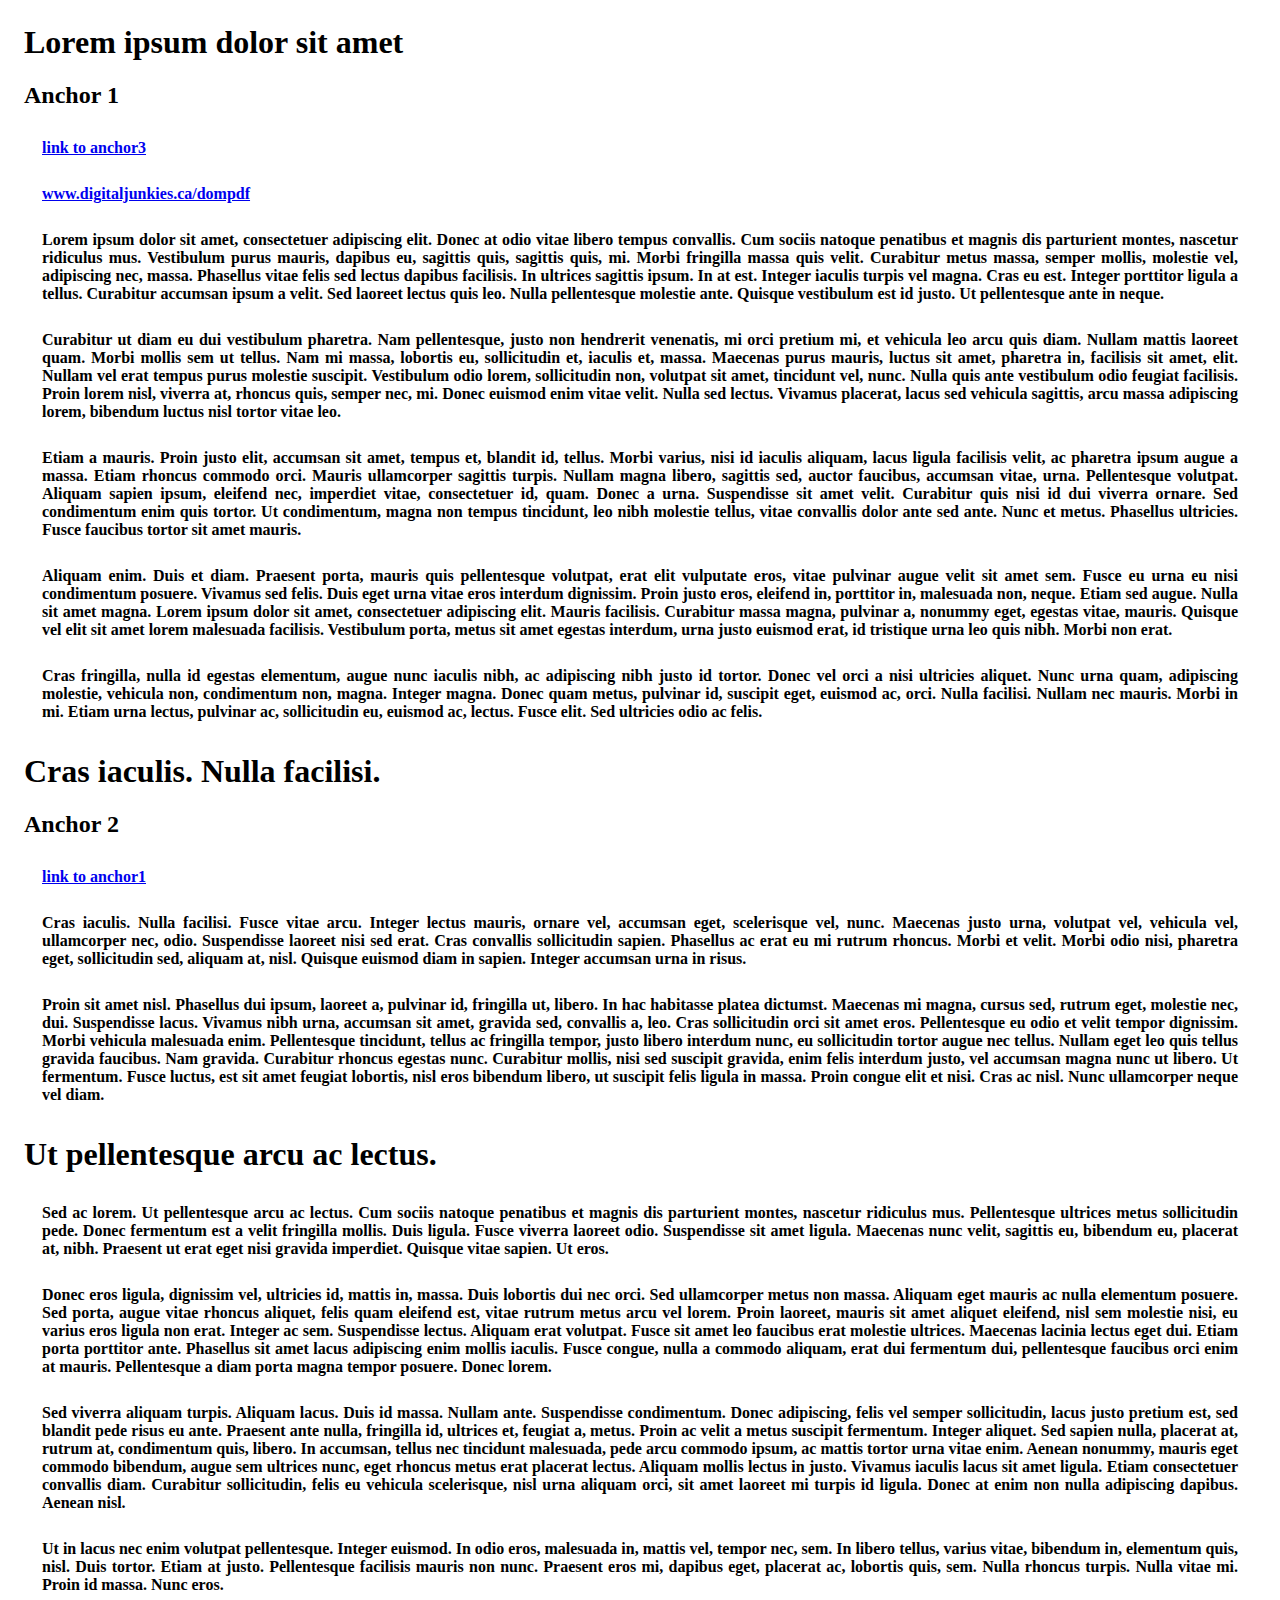
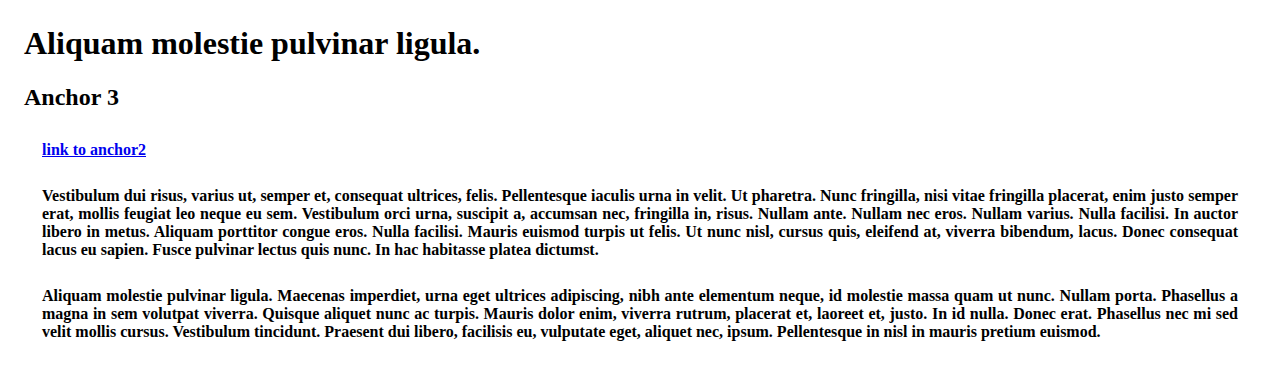
<file: Web Application/DOMPDF/www/test/anchor_link.html>
<!DOCTYPE html
  PUBLIC "-//W3C//DTD XHTML 1.0 Transitional//EN"
  "http://www.w3.org/TR/xhtml1/DTD/xhtml1-transitional.dtd">
<html xmlns="http://www.w3.org/1999/xhtml" xml:lang="en" lang="en">
<head>
<style>
body {
  margin: 18pt 18pt 24pt 18pt;
}

* {
  font-family: georgia,serif;
  font-weight: bold;
}

p {
  text-align: justify;
  font-size: 1em;
  margin: 0.5em;
  padding: 10px;
}
</style>
</head>
<body>

<script type="text/php">

if ( isset($pdf) ) {

  $font = Font_Metrics::get_font("verdana");;
  $size = 6;
  $color = array(0,0,0);
  $text_height = Font_Metrics::get_font_height($font, $size);

  $foot = $pdf->open_object();
  
  $w = $pdf->get_width();
  $h = $pdf->get_height();

  // Draw a line along the bottom
  $y = $h - $text_height - 24;
  $pdf->line(16, $y, $w - 16, $y, $color, 0.5);

  $pdf->close_object();
  $pdf->add_object($foot, "all");

  $text = "Page {PAGE_NUM} of {PAGE_COUNT}";  

  // Center the text
  $width = Font_Metrics::get_text_width("Page 1 of 2", $font, $size);
  $pdf->page_text($w / 2 - $width / 2, $y, $text, $font, $size, $color);
  
}
</script>

<h1>Lorem ipsum dolor sit amet</h1>
<h2><a name="anchor1">Anchor 1</a></h2>

<p><a href="#anchor3">link to anchor3</a></p>
<p><a href="http://www.digitaljunkies.ca/dompdf/">www.digitaljunkies.ca/dompdf</a></p>
<p>Lorem ipsum dolor sit amet, consectetuer adipiscing elit. Donec at
odio vitae libero tempus convallis. Cum sociis natoque penatibus et
magnis dis parturient montes, nascetur ridiculus mus. Vestibulum purus
mauris, dapibus eu, sagittis quis, sagittis quis, mi. Morbi fringilla
massa quis velit. Curabitur metus massa, semper mollis, molestie vel,
adipiscing nec, massa. Phasellus vitae felis sed lectus dapibus
facilisis. In ultrices sagittis ipsum. In at est. Integer iaculis
turpis vel magna. Cras eu est. Integer porttitor ligula a
tellus. Curabitur accumsan ipsum a velit. Sed laoreet lectus quis
leo. Nulla pellentesque molestie ante. Quisque vestibulum est id
justo. Ut pellentesque ante in neque.</p>

<p>Curabitur ut diam eu dui vestibulum pharetra. Nam pellentesque, justo
non hendrerit venenatis, mi orci pretium mi, et vehicula leo arcu quis
diam. Nullam mattis laoreet quam. Morbi mollis sem ut tellus. Nam mi
massa, lobortis eu, sollicitudin et, iaculis et, massa. Maecenas purus
mauris, luctus sit amet, pharetra in, facilisis sit amet, elit. Nullam
vel erat tempus purus molestie suscipit. Vestibulum odio lorem,
sollicitudin non, volutpat sit amet, tincidunt vel, nunc. Nulla quis
ante vestibulum odio feugiat facilisis. Proin lorem nisl, viverra at,
rhoncus quis, semper nec, mi. Donec euismod enim vitae velit. Nulla
sed lectus. Vivamus placerat, lacus sed vehicula sagittis, arcu massa
adipiscing lorem, bibendum luctus nisl tortor vitae leo.</p>

<p>Etiam a mauris. Proin justo elit, accumsan sit amet, tempus et,
blandit id, tellus. Morbi varius, nisi id iaculis aliquam, lacus
ligula facilisis velit, ac pharetra ipsum augue a massa. Etiam rhoncus
commodo orci. Mauris ullamcorper sagittis turpis. Nullam magna libero,
sagittis sed, auctor faucibus, accumsan vitae, urna. Pellentesque
volutpat. Aliquam sapien ipsum, eleifend nec, imperdiet vitae,
consectetuer id, quam. Donec a urna. Suspendisse sit amet
velit. Curabitur quis nisi id dui viverra ornare. Sed condimentum enim
quis tortor. Ut condimentum, magna non tempus tincidunt, leo nibh
molestie tellus, vitae convallis dolor ante sed ante. Nunc et
metus. Phasellus ultricies. Fusce faucibus tortor sit amet mauris.</p>

<p>Aliquam enim. Duis et diam. Praesent porta, mauris quis pellentesque
volutpat, erat elit vulputate eros, vitae pulvinar augue velit sit
amet sem. Fusce eu urna eu nisi condimentum posuere. Vivamus sed
felis. Duis eget urna vitae eros interdum dignissim. Proin justo eros,
eleifend in, porttitor in, malesuada non, neque. Etiam sed
augue. Nulla sit amet magna. Lorem ipsum dolor sit amet, consectetuer
adipiscing elit. Mauris facilisis. Curabitur massa magna, pulvinar a,
nonummy eget, egestas vitae, mauris. Quisque vel elit sit amet lorem
malesuada facilisis. Vestibulum porta, metus sit amet egestas
interdum, urna justo euismod erat, id tristique urna leo quis
nibh. Morbi non erat.</p>

<p>Cras fringilla, nulla id egestas elementum, augue nunc iaculis nibh,
ac adipiscing nibh justo id tortor. Donec vel orci a nisi ultricies
aliquet. Nunc urna quam, adipiscing molestie, vehicula non,
condimentum non, magna. Integer magna. Donec quam metus, pulvinar id,
suscipit eget, euismod ac, orci. Nulla facilisi. Nullam nec
mauris. Morbi in mi. Etiam urna lectus, pulvinar ac, sollicitudin eu,
euismod ac, lectus. Fusce elit. Sed ultricies odio ac felis.</p>

<h1>Cras iaculis. Nulla facilisi.</h1>
<h2><a name="anchor2">Anchor 2</a></h2>
<p><a href="#anchor1">link to anchor1</a></p>
<p>Cras iaculis. Nulla facilisi. Fusce vitae arcu. Integer lectus mauris,
ornare vel, accumsan eget, scelerisque vel, nunc. Maecenas justo urna,
volutpat vel, vehicula vel, ullamcorper nec, odio. Suspendisse laoreet
nisi sed erat. Cras convallis sollicitudin sapien. Phasellus ac erat
eu mi rutrum rhoncus. Morbi et velit. Morbi odio nisi, pharetra eget,
sollicitudin sed, aliquam at, nisl. Quisque euismod diam in
sapien. Integer accumsan urna in risus.</p>

<p>Proin sit amet nisl. Phasellus dui ipsum, laoreet a, pulvinar id,
fringilla ut, libero. In hac habitasse platea dictumst. Maecenas mi
magna, cursus sed, rutrum eget, molestie nec, dui. Suspendisse
lacus. Vivamus nibh urna, accumsan sit amet, gravida sed, convallis a,
leo. Cras sollicitudin orci sit amet eros. Pellentesque eu odio et
velit tempor dignissim. Morbi vehicula malesuada enim. Pellentesque
tincidunt, tellus ac fringilla tempor, justo libero interdum nunc, eu
sollicitudin tortor augue nec tellus. Nullam eget leo quis tellus
gravida faucibus. Nam gravida. Curabitur rhoncus egestas
nunc. Curabitur mollis, nisi sed suscipit gravida, enim felis interdum
justo, vel accumsan magna nunc ut libero. Ut fermentum. Fusce luctus,
est sit amet feugiat lobortis, nisl eros bibendum libero, ut suscipit
felis ligula in massa. Proin congue elit et nisi. Cras ac nisl. Nunc
ullamcorper neque vel diam.</p>

<h1>Ut pellentesque arcu ac lectus.</h1>
<p>Sed ac lorem. Ut pellentesque arcu ac lectus. Cum sociis natoque
penatibus et magnis dis parturient montes, nascetur ridiculus
mus. Pellentesque ultrices metus sollicitudin pede. Donec fermentum
est a velit fringilla mollis. Duis ligula. Fusce viverra laoreet
odio. Suspendisse sit amet ligula. Maecenas nunc velit, sagittis eu,
bibendum eu, placerat at, nibh. Praesent ut erat eget nisi gravida
imperdiet. Quisque vitae sapien. Ut eros.</p>

<p>Donec eros ligula, dignissim vel, ultricies id, mattis in, massa. Duis
lobortis dui nec orci. Sed ullamcorper metus non massa. Aliquam eget
mauris ac nulla elementum posuere. Sed porta, augue vitae rhoncus
aliquet, felis quam eleifend est, vitae rutrum metus arcu vel
lorem. Proin laoreet, mauris sit amet aliquet eleifend, nisl sem
molestie nisi, eu varius eros ligula non erat. Integer ac
sem. Suspendisse lectus. Aliquam erat volutpat. Fusce sit amet leo
faucibus erat molestie ultrices. Maecenas lacinia lectus eget
dui. Etiam porta porttitor ante. Phasellus sit amet lacus adipiscing
enim mollis iaculis. Fusce congue, nulla a commodo aliquam, erat dui
fermentum dui, pellentesque faucibus orci enim at mauris. Pellentesque
a diam porta magna tempor posuere. Donec lorem.</p>

<p>Sed viverra aliquam turpis. Aliquam lacus. Duis id massa. Nullam
ante. Suspendisse condimentum. Donec adipiscing, felis vel semper
sollicitudin, lacus justo pretium est, sed blandit pede risus eu
ante. Praesent ante nulla, fringilla id, ultrices et, feugiat a,
metus. Proin ac velit a metus suscipit fermentum. Integer aliquet. Sed
sapien nulla, placerat at, rutrum at, condimentum quis, libero. In
accumsan, tellus nec tincidunt malesuada, pede arcu commodo ipsum, ac
mattis tortor urna vitae enim. Aenean nonummy, mauris eget commodo
bibendum, augue sem ultrices nunc, eget rhoncus metus erat placerat
lectus. Aliquam mollis lectus in justo. Vivamus iaculis lacus sit amet
ligula. Etiam consectetuer convallis diam. Curabitur sollicitudin,
felis eu vehicula scelerisque, nisl urna aliquam orci, sit amet
laoreet mi turpis id ligula. Donec at enim non nulla adipiscing
dapibus. Aenean nisl.</p>

<p>Ut in lacus nec enim volutpat pellentesque. Integer euismod. In odio
eros, malesuada in, mattis vel, tempor nec, sem. In libero tellus,
varius vitae, bibendum in, elementum quis, nisl. Duis tortor. Etiam at
justo. Pellentesque facilisis mauris non nunc. Praesent eros mi,
dapibus eget, placerat ac, lobortis quis, sem. Nulla rhoncus
turpis. Nulla vitae mi. Proin id massa. Nunc eros.</p>

<h1>Aliquam molestie pulvinar ligula.</h1>
<h2><a name="anchor3">Anchor 3</a></h2>
<p><a href="#anchor2">link to anchor2</a></p>
<p>Vestibulum dui risus, varius ut, semper et, consequat ultrices,
felis. Pellentesque iaculis urna in velit. Ut pharetra. Nunc
fringilla, nisi vitae fringilla placerat, enim justo semper erat,
mollis feugiat leo neque eu sem. Vestibulum orci urna, suscipit a,
accumsan nec, fringilla in, risus. Nullam ante. Nullam nec
eros. Nullam varius. Nulla facilisi. In auctor libero in
metus. Aliquam porttitor congue eros. Nulla facilisi. Mauris euismod
turpis ut felis. Ut nunc nisl, cursus quis, eleifend at, viverra
bibendum, lacus. Donec consequat lacus eu sapien. Fusce pulvinar
lectus quis nunc. In hac habitasse platea dictumst.</p>

<p>Aliquam molestie pulvinar ligula. Maecenas imperdiet, urna eget
ultrices adipiscing, nibh ante elementum neque, id molestie massa quam
ut nunc. Nullam porta. Phasellus a magna in sem volutpat
viverra. Quisque aliquet nunc ac turpis. Mauris dolor enim, viverra
rutrum, placerat et, laoreet et, justo. In id nulla. Donec
erat. Phasellus nec mi sed velit mollis cursus. Vestibulum
tincidunt. Praesent dui libero, facilisis eu, vulputate eget, aliquet
nec, ipsum. Pellentesque in nisl in mauris pretium euismod.</p>

</body> </html>
</file>
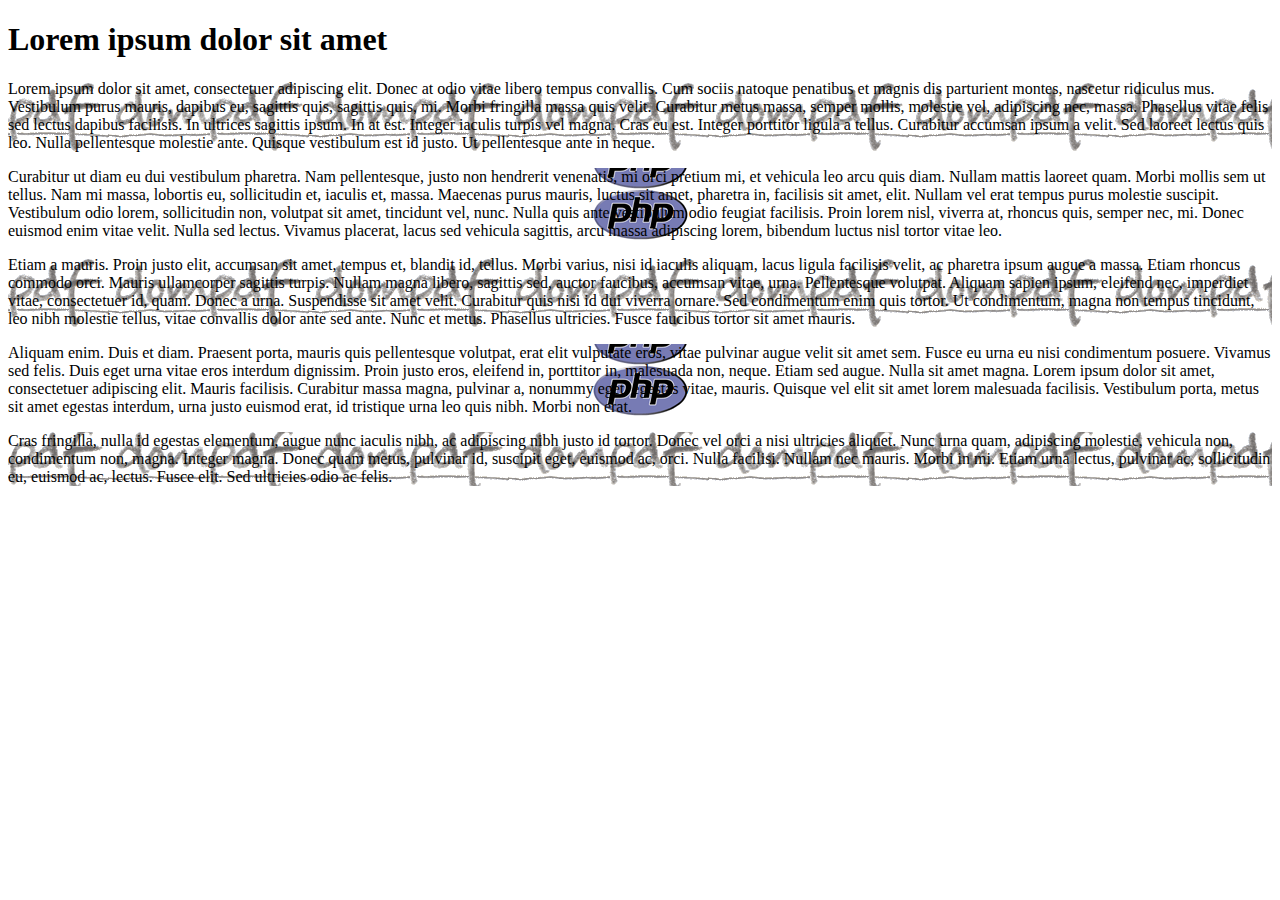
<file: Web Application/DOMPDF/www/test/background_image.html>
<!DOCTYPE html PUBLIC "-//W3C//DTD XHTML 1.0 Strict//EN"
 "http://www.w3.org/TR/xhtml1/DTD/xhtml1-strict.dtd">
<html xmlns="http://www.w3.org/1999/xhtml" xml:lang="en" lang="en"><head>
<style>
p.c1 { background-image: url(dompdf_simple.png); background-repeat: repeat-x; background-position: 100px 50%; }
p.c2 { background-image: url(php.gif); background-position: bottom center; background-repeat: repeat-y; }
</style>
</head>
<body>
<h1>Lorem ipsum dolor sit amet</h1>
<p class="c1">Lorem ipsum dolor sit amet, consectetuer adipiscing elit. Donec at
odio vitae libero tempus convallis. Cum sociis natoque penatibus et
magnis dis parturient montes, nascetur ridiculus mus. Vestibulum purus
mauris, dapibus eu, sagittis quis, sagittis quis, mi. Morbi fringilla
massa quis velit. Curabitur metus massa, semper mollis, molestie vel,
adipiscing nec, massa. Phasellus vitae felis sed lectus dapibus
facilisis. In ultrices sagittis ipsum. In at est. Integer iaculis
turpis vel magna. Cras eu est. Integer porttitor ligula a
tellus. Curabitur accumsan ipsum a velit. Sed laoreet lectus quis
leo. Nulla pellentesque molestie ante. Quisque vestibulum est id
justo. Ut pellentesque ante in neque.</p>

<p class="c2">Curabitur ut diam eu dui vestibulum pharetra. Nam pellentesque, justo
non hendrerit venenatis, mi orci pretium mi, et vehicula leo arcu quis
diam. Nullam mattis laoreet quam. Morbi mollis sem ut tellus. Nam mi
massa, lobortis eu, sollicitudin et, iaculis et, massa. Maecenas purus
mauris, luctus sit amet, pharetra in, facilisis sit amet, elit. Nullam
vel erat tempus purus molestie suscipit. <span>Vestibulum odio lorem,
sollicitudin non, volutpat sit amet, tincidunt vel, nunc. Nulla quis
ante vestibulum odio feugiat facilisis. Proin lorem nisl, viverra at,
rhoncus quis, semper nec, mi. Donec euismod enim vitae velit</span>. Nulla
sed lectus. Vivamus placerat, lacus sed vehicula sagittis, arcu massa
adipiscing lorem, bibendum luctus nisl tortor vitae leo.</p>

<p class="c1">Etiam a mauris. Proin justo elit, accumsan sit amet, tempus et,
blandit id, tellus. Morbi varius, nisi id iaculis aliquam, lacus
ligula facilisis velit, ac pharetra ipsum augue a massa. Etiam rhoncus
commodo orci. Mauris ullamcorper sagittis turpis. Nullam magna libero,
sagittis sed, auctor faucibus, accumsan vitae, urna. Pellentesque
volutpat. Aliquam sapien ipsum, eleifend nec, imperdiet vitae,
consectetuer id, quam. Donec a urna. Suspendisse sit amet
velit. Curabitur quis nisi id dui viverra ornare. Sed condimentum enim
quis tortor. Ut condimentum, magna non tempus tincidunt, leo nibh
molestie tellus, vitae convallis dolor ante sed ante. Nunc et
metus. Phasellus ultricies. Fusce faucibus tortor sit amet mauris.</p>

<p class="c2">Aliquam enim. Duis et diam. Praesent porta, mauris quis pellentesque
volutpat, erat elit vulputate eros, vitae pulvinar augue velit sit
amet sem. Fusce eu urna eu nisi condimentum posuere. Vivamus sed
felis. Duis eget urna vitae eros interdum dignissim. Proin justo eros,
eleifend in, porttitor in, malesuada non, neque. Etiam sed
augue. Nulla sit amet magna. Lorem ipsum dolor sit amet, consectetuer
adipiscing elit. Mauris facilisis. Curabitur massa magna, pulvinar a,
nonummy eget, egestas vitae, mauris. Quisque vel elit sit amet lorem
malesuada facilisis. Vestibulum porta, metus sit amet egestas
interdum, urna justo euismod erat, id tristique urna leo quis
nibh. Morbi non erat.</p>

<p class="c1">Cras fringilla, nulla id egestas elementum, augue nunc iaculis nibh,
ac adipiscing nibh justo id tortor. Donec vel orci a nisi ultricies
aliquet. Nunc urna quam, adipiscing molestie, vehicula non,
condimentum non, magna. Integer magna. Donec quam metus, pulvinar id,
suscipit eget, euismod ac, orci. Nulla facilisi. Nullam nec
mauris. Morbi in mi. Etiam urna lectus, pulvinar ac, sollicitudin eu,
euismod ac, lectus. Fusce elit. Sed ultricies odio ac felis.</p>

</body>
</html>
</file>
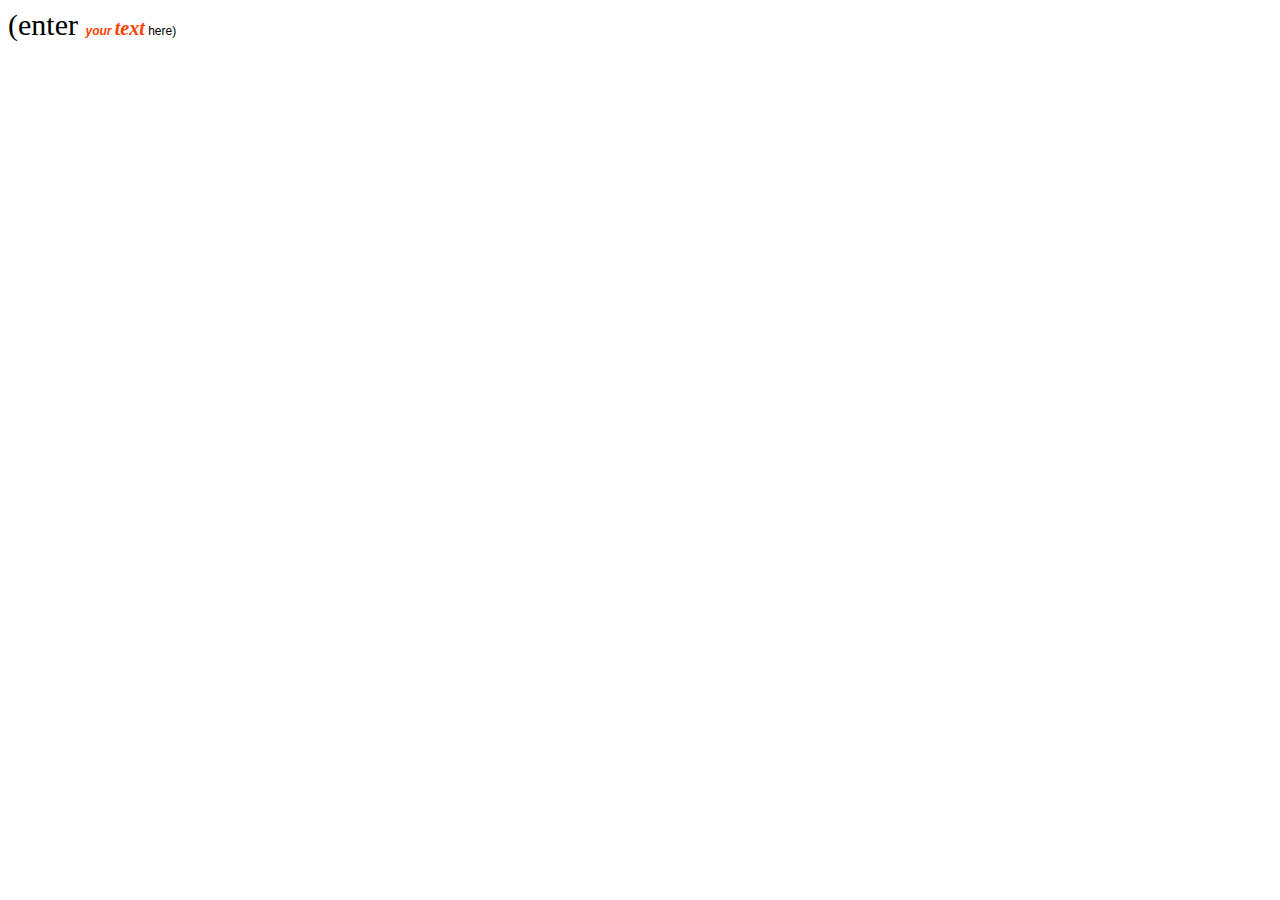
<file: Web Application/DOMPDF/www/test/baseline.html>
<!DOCTYPE html PUBLIC "-//W3C//DTD XHTML 1.0 Strict//EN"
 "http://www.w3.org/TR/xhtml1/DTD/xhtml1-strict.dtd">
<html xmlns="http://www.w3.org/1999/xhtml" xml:lang="en" lang="en"><head>
<title></title>
</head>
<body>

<span style="font-size: 30px;">(enter </span><span style="font-family:
Arial; font-size: 12px; font-weight: bold; color: rgb(255, 66, 0);
font-style: italic;">your </span><span style="font-size: 20px;
font-weight: bold; color: rgb(255, 66, 0); font-style:
italic;">text</span><span style="font-family: Arial; font-size:
12px;"> here)</span>

</body>
</html>
</file>
<file: Web Application/js/sweetalert/example/example.css>
@import url(http://fonts.googleapis.com/css?family=Open+Sans:400,600,700,300);
@import url(http://fonts.googleapis.com/css?family=Open+Sans+Condensed:700);
body {
  background-color: #f2f4f6;
  font-family: 'Open Sans', sans-serif;
  text-align: center; }

h1 {
  background-image: url("images/logo_big.png");
  background-image: -webkit-image-set(url("images/logo_big.png") 1x, url("images/logo_big@2x.png") 2x);
  width: 385px;
  height: 81px;
  text-indent: -9999px;
  white-space: nowrap;
  margin: 50px auto; }
  @media all and (max-width: 420px) {
    h1 {
      width: 300px;
      background-size: contain;
      background-repeat: no-repeat;
      background-position: center; } }
  @media all and (max-width: 330px) {
    h1 {
      width: 250px; } }

h2 {
  font-size: 20px;
  color: #A9B2BC;
  line-height: 25px;
  text-transform: uppercase;
  font-weight: 300;
  text-align: center;
  display: block; }

h3 {
  font-size: 28px;
  color: #C7CCD1;
  text-transform: uppercase;
  font-family: 'Open Sans Condensed', sans-serif;
  margin-top: 100px;
  text-align: center;
  position: relative; }
  h3#download-section {
    margin-top: 50px;
    padding-top: 40px; }
  h3::after {
    content: "";
    background-color: #e2e5e8;
    height: 4px;
    width: 700px;
    left: 50%;
    margin-left: -350px;
    position: absolute;
    margin-top: -50px;
    border-radius: 2px; }
    @media all and (max-width: 740px) {
      h3::after {
        width: auto;
        left: 20px;
        right: 20px;
        margin-left: 0; } }

a {
  text-decoration: none; }

p {
  max-width: 826px;
  margin: 30px auto;
  font-size: 17px;
  font-weight: 300;
  color: #848D94;
  line-height: 25px;
  text-align: left; }
  p.center {
    text-align: center; }
  p strong {
    color: #8A8F94;
    font-weight: 600; }
  p a {
    color: #9ECADF;
    font-weight: 600; }
    p a:hover {
      text-decoration: underline; }
    p a.twitter {
      color: #5eaade; }
    p a.dribbble {
      color: #f26798; }
    p a.github {
      color: #323131; }

button, .button {
  background-color: #AEDEF4;
  color: white;
  border: none;
  box-shadow: none;
  font-size: 17px;
  font-weight: 500;
  font-weight: 600;
  border-radius: 3px;
  padding: 15px 35px;
  margin: 26px 5px 0 5px;
  cursor: pointer; }
  button:focus, .button:focus {
    outline: none; }
  button:hover, .button:hover {
    background-color: #a1d9f2; }
  button:active, .button:active {
    background-color: #81ccee; }
  button.cancel, .button.cancel {
    background-color: #D0D0D0; }
    button.cancel:hover, .button.cancel:hover {
      background-color: #c8c8c8; }
    button.cancel:active, .button.cancel:active {
      background-color: #b6b6b6; }
  button.download, .button.download {
    position: fixed;
    right: 30px;
    top: 0;
    background-color: rgba(255, 255, 255, 0.9);
    color: #ABCADA;
    font-weight: 500;
    text-transform: uppercase;
    z-index: 3; }
    @media all and (max-width: 1278px) {
      button.download, .button.download {
        display: none; } }

.center-container {
  max-width: 700px;
  margin: 70px auto; }

pre {
  background-color: #49483e;
  color: #f8f8f2;
  padding: 10px;
  border-radius: 5px;
  white-space: pre-line;
  text-align: left;
  font-size: 14px;
  max-width: 600px; }
  pre .str {
    color: #e6db74; }
  pre .func {
    color: #66d9ef; }
  pre .val {
    color: #a381ff; }
  pre .tag {
    color: #e92772; }
  pre .attr {
    color: #a6e22d; }
  pre .arg {
    color: #fd9720; }

.showcase {
  background-color: #eceef0;
  padding: 20px;
  display: inline-block;
  width: 383px;
  vertical-align: top;
  position: relative; }
  @media all and (max-width: 865px) {
    .showcase {
      margin: 5px auto;
      padding: 46px 20px; } }
  @media all and (max-width: 440px) {
    .showcase {
      width: auto; } }
  .showcase h4 {
    font-size: 16px;
    color: #BCBCBC;
    line-height: 22px;
    margin: 0 auto;
    font-weight: 400; }
  .showcase.sweet h4 {
    width: 117px;
    height: 25px;
    margin-top: -3px;
    text-indent: -9999px;
    background-image: url("images/logo_small.png");
    background-image: -webkit-image-set(url("images/logo_small.png") 1x, url("images/logo_small@2x.png") 2x); }
  .showcase h5 {
    margin-bottom: -7px;
    text-align: left;
    font-weight: 500;
    text-transform: uppercase;
    color: #c2c2c2; }
  .showcase button {
    margin-bottom: 10px; }
  .showcase .vs-icon {
    background-image: url("images/vs_icon.png");
    background-image: -webkit-image-set(url("images/vs_icon.png") 1x, url("images/vs_icon@2x.png") 2x);
    width: 69px;
    height: 69px;
    position: absolute;
    right: -34px;
    top: 60px;
    z-index: 2; }
    @media all and (max-width: 865px) {
      .showcase .vs-icon {
        margin: 5px auto;
        right: auto;
        left: 50%;
        margin-left: -35px;
        top: auto;
        bottom: -35px; } }

ul.examples {
  list-style-type: none;
  width: 700px;
  margin: 0 auto;
  text-align: left;
  padding-left: 0; }
  @media all and (max-width: 758px) {
    ul.examples {
      width: auto; } }
  ul.examples li {
    padding-left: 0; }
  ul.examples .ui, ul.examples pre {
    display: inline-block;
    vertical-align: top; }
    @media all and (max-width: 758px) {
      ul.examples .ui, ul.examples pre {
        display: block;
        max-width: none;
        margin: 0 auto; } }
  ul.examples .ui {
    width: 300px;
    text-align: center; }
    ul.examples .ui button {
      margin-top: 12px; }
    ul.examples .ui p {
      text-align: center;
      margin-bottom: 0; }
  ul.examples pre {
    max-width: 370px;
    margin-top: 67px; }
    @media all and (max-width: 758px) {
      ul.examples pre {
        margin-top: 16px !important;
        margin-bottom: 60px; } }
  ul.examples .warning pre {
    margin-top: 93px; }

ol {
  max-width: 700px;
  margin: 70px auto;
  list-style-position: inside;
  padding-left: 0; }
  ol li {
    color: #A7ADB2; }
    ol li p {
      margin-bottom: 10px; }

table {
  width: 700px;
  font-size: 14px;
  color: #8a8f94;
  margin: 10px auto;
  text-align: left;
  border-collapse: collapse; }
  @media all and (max-width: 750px) {
    table {
      width: auto;
      margin: 10px 20px; } }
  table th {
    background-color: white;
    padding: 9px;
    color: #acb9be;
    font-weight: 400;
    text-align: center;
    position: relative; }
    table th .border-left, table th .border-right {
      position: absolute;
      background-color: white;
      border-radius: 50%;
      top: 0;
      left: -17px;
      width: 37px;
      height: 37px; }
    table th .border-right {
      left: auto;
      right: -17px; }
    @media all and (max-width: 750px) {
      table th:nth-child(2) {
        display: none; } }
  table td {
    padding: 10px 20px;
    vertical-align: top; }
    table td:first-child {
      padding-left: 0px; }
    table td:last-child {
      padding-right: 0px; }
    @media all and (max-width: 750px) {
      table td:nth-child(2) {
        display: none; } }
    @media all and (max-width: 360px) {
      table td {
        padding: 10px 4px; }
        table td b {
          font-size: 13px; } }

footer {
  margin-top: 100px;
  padding-bottom: 30px;
  color: #9A999F;
  display: inline-block;
  position: relative;
  color: gray;
  font-weight: 400;
  color: #93a1aa;
  font-weight: 300; }
  footer .te-logo {
    text-indent: -99999px;
    background-size: contain;
    background-repeat: no-repeat;
    background-position: center center;
    height: 16px;
    width: 16px;
    display: inline-block;
    margin-right: 5px;
    background-image: url("images/te-logo-small.svg");
    position: absolute;
    left: -22px;
    top: 3px; }

.sweet-alert.twitter {
  font-family: "Helvetica Neue", Helvetica, Arial, sans-serif;
  padding: 15px;
  padding-top: 55px;
  text-align: right;
  border-radius: 6px;
  box-shadow: 0px 0px 0px 1px rgba(0, 0, 0, 0.11), 0px 6px 30px rgba(0, 0, 0, 0.14); }
  .sweet-alert.twitter ~ .sweet-overlay {
    background: rgba(41, 47, 51, 0.9); }
  .sweet-alert.twitter h2 {
    position: absolute;
    top: 0;
    left: 0;
    right: 0;
    height: 40px;
    line-height: 40px;
    font-size: 16px;
    font-weight: 400;
    color: #8899a6;
    margin: 0;
    color: #66757f;
    border-bottom: 1px solid #e1e8ed; }
  .sweet-alert.twitter p {
    display: block;
    text-align: center;
    color: #66757f;
    font-weight: 400;
    font-size: 13px;
    margin-top: 7px; }
  .sweet-alert.twitter .sa-button-container {
    background-color: #f5f8fa;
    border-top: 1px solid #e1e8ed;
    box-shadow: 0px -1px 0px white;
    margin: -15px;
    margin-top: 0; }
  .sweet-alert.twitter[data-has-confirm-button=false][data-has-cancel-button=false] {
    padding-bottom: 10px; }
    .sweet-alert.twitter[data-has-confirm-button=false][data-has-cancel-button=false] .sa-button-container {
      display: none; }
  .sweet-alert.twitter button {
    border-radius: 2px;
    box-shadow: none !important;
    text-shadow: 0px -1px 0px rgba(0, 0, 0, 0.3);
    margin: 17px 0px;
    border-radius: 4px;
    font-size: 14px;
    font-weight: 600;
    padding: 8px 16px;
    position: relative; }
    .sweet-alert.twitter button:focus, .sweet-alert.twitter button.cancel:focus {
      box-shadow: none !important; }
      .sweet-alert.twitter button:focus::before, .sweet-alert.twitter button.cancel:focus::before {
        content: "";
        position: absolute;
        left: -5px;
        top: -5px;
        right: -5px;
        bottom: -5px;
        border: 2px solid #a5b0b4;
        border-radius: 8px; }
    .sweet-alert.twitter button.confirm {
      background-color: #55acee !important;
      background-image: linear-gradient(transparent, rgba(0, 0, 0, 0.05));
      -ms-filter: "progid:DXImageTransform.Microsoft.gradient(startColorstr=#00000000, endColorstr=#0C000000)";
      border: 1px solid #3b88c3;
      box-shadow: inset 0 1px 0 rgba(255, 255, 255, 0.15);
      margin-right: 15px; }
      .sweet-alert.twitter button.confirm:hover {
        background-color: #55acee;
        background-image: linear-gradient(transparent, rgba(0, 0, 0, 0.15));
        -ms-filter: "progid:DXImageTransform.Microsoft.gradient(startColorstr=#00000000, endColorstr=#26000000)";
        border-color: #3b88c3; }
    .sweet-alert.twitter button.cancel {
      color: #66757e;
      background-color: #f5f8fa;
      background-image: linear-gradient(#fff, #f5f8fa);
      text-shadow: 0px -1px 0px white;
      margin-right: 9px;
      border: 1px solid #e1e8ed; }
      .sweet-alert.twitter button.cancel:hover, .sweet-alert.twitter button.cancel:focus:hover {
        background-color: #e1e8ed;
        background-image: linear-gradient(#fff, #e1e8ed);
        -ms-filter: "progid:DXImageTransform.Microsoft.gradient(enabled=false)";
        border-color: #e1e8ed; }
      .sweet-alert.twitter button.cancel:focus {
        background: #fff;
        border-color: #fff; }
  .sweet-alert.twitter .sa-icon {
    transform: scale(0.72);
    margin-bottom: -2px;
    margin-top: -10px; }
  .sweet-alert.twitter input {
    border: 1px solid #e1e8ed;
    border-radius: 3px;
    padding: 10px 7px;
    height: auto;
    box-shadow: none;
    font-size: 13px;
    margin: 10px 0; }
    .sweet-alert.twitter input:focus {
      border-color: #94A1A6;
      box-shadow: inset 0 0 0 1px rgba(77, 99, 107, 0.7); }
  .sweet-alert.twitter fieldset .sa-input-error {
    display: none; }
  .sweet-alert.twitter .sa-error-container {
    text-align: center;
    border: none;
    background-color: #fbedc0;
    margin-bottom: 6px; }
    .sweet-alert.twitter .sa-error-container.show {
      border: 1px solid #f0e1b9; }
    .sweet-alert.twitter .sa-error-container .icon {
      display: none; }
    .sweet-alert.twitter .sa-error-container p {
      color: #292f33;
      font-weight: 600;
      margin-top: 0; }
</file>
<file: Web Application/js/sweetalert/dist/sweetalert.css>
body.stop-scrolling {
  height: 100%;
  overflow: hidden; }

.sweet-overlay {
  background-color: black;
  /* IE8 */
  -ms-filter: "progid:DXImageTransform.Microsoft.Alpha(Opacity=40)";
  /* IE8 */
  background-color: rgba(0, 0, 0, 0.4);
  position: fixed;
  left: 0;
  right: 0;
  top: 0;
  bottom: 0;
  display: none;
  z-index: 10000; }

.sweet-alert {
  background-color: white;
  font-family: 'Open Sans', 'Helvetica Neue', Helvetica, Arial, sans-serif;
  width: 478px;
  padding: 17px;
  border-radius: 5px;
  text-align: center;
  position: fixed;
  left: 50%;
  top: 50%;
  margin-left: -256px;
  margin-top: -200px;
  overflow: hidden;
  display: none;
  z-index: 99999; }
  @media all and (max-width: 540px) {
    .sweet-alert {
      width: auto;
      margin-left: 0;
      margin-right: 0;
      left: 15px;
      right: 15px; } }
  .sweet-alert h2 {
    color: #575757;
    font-size: 30px;
    text-align: center;
    font-weight: 600;
    text-transform: none;
    position: relative;
    margin: 25px 0;
    padding: 0;
    line-height: 40px;
    display: block; }
  .sweet-alert p {
    color: #797979;
    font-size: 16px;
    text-align: center;
    font-weight: 300;
    position: relative;
    text-align: inherit;
    float: none;
    margin: 0;
    padding: 0;
    line-height: normal; }
  .sweet-alert fieldset {
    border: none;
    position: relative; }
  .sweet-alert .sa-error-container {
    background-color: #f1f1f1;
    margin-left: -17px;
    margin-right: -17px;
    overflow: hidden;
    padding: 0 10px;
    max-height: 0;
    webkit-transition: padding 0.15s, max-height 0.15s;
    transition: padding 0.15s, max-height 0.15s; }
    .sweet-alert .sa-error-container.show {
      padding: 10px 0;
      max-height: 100px;
      webkit-transition: padding 0.2s, max-height 0.2s;
      transition: padding 0.25s, max-height 0.25s; }
    .sweet-alert .sa-error-container .icon {
      display: inline-block;
      width: 24px;
      height: 24px;
      border-radius: 50%;
      background-color: #ea7d7d;
      color: white;
      line-height: 24px;
      text-align: center;
      margin-right: 3px; }
    .sweet-alert .sa-error-container p {
      display: inline-block; }
  .sweet-alert .sa-input-error {
    position: absolute;
    top: 29px;
    right: 26px;
    width: 20px;
    height: 20px;
    opacity: 0;
    -webkit-transform: scale(0.5);
    transform: scale(0.5);
    -webkit-transform-origin: 50% 50%;
    transform-origin: 50% 50%;
    -webkit-transition: all 0.1s;
    transition: all 0.1s; }
    .sweet-alert .sa-input-error::before, .sweet-alert .sa-input-error::after {
      content: "";
      width: 20px;
      height: 6px;
      background-color: #f06e57;
      border-radius: 3px;
      position: absolute;
      top: 50%;
      margin-top: -4px;
      left: 50%;
      margin-left: -9px; }
    .sweet-alert .sa-input-error::before {
      -webkit-transform: rotate(-45deg);
      transform: rotate(-45deg); }
    .sweet-alert .sa-input-error::after {
      -webkit-transform: rotate(45deg);
      transform: rotate(45deg); }
    .sweet-alert .sa-input-error.show {
      opacity: 1;
      -webkit-transform: scale(1);
      transform: scale(1); }
  .sweet-alert input {
    width: 100%;
    box-sizing: border-box;
    border-radius: 3px;
    border: 1px solid #d7d7d7;
    height: 43px;
    margin-top: 10px;
    margin-bottom: 17px;
    font-size: 18px;
    box-shadow: inset 0px 1px 1px rgba(0, 0, 0, 0.06);
    padding: 0 12px;
    display: none;
    -webkit-transition: all 0.3s;
    transition: all 0.3s; }
    .sweet-alert input:focus {
      outline: none;
      box-shadow: 0px 0px 3px #c4e6f5;
      border: 1px solid #b4dbed; }
      .sweet-alert input:focus::-moz-placeholder {
        transition: opacity 0.3s 0.03s ease;
        opacity: 0.5; }
      .sweet-alert input:focus:-ms-input-placeholder {
        transition: opacity 0.3s 0.03s ease;
        opacity: 0.5; }
      .sweet-alert input:focus::-webkit-input-placeholder {
        transition: opacity 0.3s 0.03s ease;
        opacity: 0.5; }
    .sweet-alert input::-moz-placeholder {
      color: #bdbdbd; }
    .sweet-alert input:-ms-input-placeholder {
      color: #bdbdbd; }
    .sweet-alert input::-webkit-input-placeholder {
      color: #bdbdbd; }
  .sweet-alert.show-input input {
    display: block; }
  .sweet-alert .sa-confirm-button-container {
    display: inline-block;
    position: relative; }
  .sweet-alert .la-ball-fall {
    position: absolute;
    left: 50%;
    top: 50%;
    margin-left: -27px;
    margin-top: 4px;
    opacity: 0;
    visibility: hidden; }
  .sweet-alert button {
    background-color: #8CD4F5;
    color: white;
    border: none;
    box-shadow: none;
    font-size: 17px;
    font-weight: 500;
    -webkit-border-radius: 4px;
    border-radius: 5px;
    padding: 10px 32px;
    margin: 26px 5px 0 5px;
    cursor: pointer; }
    .sweet-alert button:focus {
      outline: none;
      box-shadow: 0 0 2px rgba(128, 179, 235, 0.5), inset 0 0 0 1px rgba(0, 0, 0, 0.05); }
    .sweet-alert button:hover {
      background-color: #7ecff4; }
    .sweet-alert button:active {
      background-color: #5dc2f1; }
    .sweet-alert button.cancel {
      background-color: #C1C1C1; }
      .sweet-alert button.cancel:hover {
        background-color: #b9b9b9; }
      .sweet-alert button.cancel:active {
        background-color: #a8a8a8; }
      .sweet-alert button.cancel:focus {
        box-shadow: rgba(197, 205, 211, 0.8) 0px 0px 2px, rgba(0, 0, 0, 0.0470588) 0px 0px 0px 1px inset !important; }
    .sweet-alert button[disabled] {
      opacity: .6;
      cursor: default; }
    .sweet-alert button.confirm[disabled] {
      color: transparent; }
      .sweet-alert button.confirm[disabled] ~ .la-ball-fall {
        opacity: 1;
        visibility: visible;
        transition-delay: 0s; }
    .sweet-alert button::-moz-focus-inner {
      border: 0; }
  .sweet-alert[data-has-cancel-button=false] button {
    box-shadow: none !important; }
  .sweet-alert[data-has-confirm-button=false][data-has-cancel-button=false] {
    padding-bottom: 40px; }
  .sweet-alert .sa-icon {
    width: 80px;
    height: 80px;
    border: 4px solid gray;
    -webkit-border-radius: 40px;
    border-radius: 40px;
    border-radius: 50%;
    margin: 20px auto;
    padding: 0;
    position: relative;
    box-sizing: content-box; }
    .sweet-alert .sa-icon.sa-error {
      border-color: #F27474; }
      .sweet-alert .sa-icon.sa-error .sa-x-mark {
        position: relative;
        display: block; }
      .sweet-alert .sa-icon.sa-error .sa-line {
        position: absolute;
        height: 5px;
        width: 47px;
        background-color: #F27474;
        display: block;
        top: 37px;
        border-radius: 2px; }
        .sweet-alert .sa-icon.sa-error .sa-line.sa-left {
          -webkit-transform: rotate(45deg);
          transform: rotate(45deg);
          left: 17px; }
        .sweet-alert .sa-icon.sa-error .sa-line.sa-right {
          -webkit-transform: rotate(-45deg);
          transform: rotate(-45deg);
          right: 16px; }
    .sweet-alert .sa-icon.sa-warning {
      border-color: #F8BB86; }
      .sweet-alert .sa-icon.sa-warning .sa-body {
        position: absolute;
        width: 5px;
        height: 47px;
        left: 50%;
        top: 10px;
        -webkit-border-radius: 2px;
        border-radius: 2px;
        margin-left: -2px;
        background-color: #F8BB86; }
      .sweet-alert .sa-icon.sa-warning .sa-dot {
        position: absolute;
        width: 7px;
        height: 7px;
        -webkit-border-radius: 50%;
        border-radius: 50%;
        margin-left: -3px;
        left: 50%;
        bottom: 10px;
        background-color: #F8BB86; }
    .sweet-alert .sa-icon.sa-info {
      border-color: #C9DAE1; }
      .sweet-alert .sa-icon.sa-info::before {
        content: "";
        position: absolute;
        width: 5px;
        height: 29px;
        left: 50%;
        bottom: 17px;
        border-radius: 2px;
        margin-left: -2px;
        background-color: #C9DAE1; }
      .sweet-alert .sa-icon.sa-info::after {
        content: "";
        position: absolute;
        width: 7px;
        height: 7px;
        border-radius: 50%;
        margin-left: -3px;
        top: 19px;
        background-color: #C9DAE1; }
    .sweet-alert .sa-icon.sa-success {
      border-color: #A5DC86; }
      .sweet-alert .sa-icon.sa-success::before, .sweet-alert .sa-icon.sa-success::after {
        content: '';
        -webkit-border-radius: 40px;
        border-radius: 40px;
        border-radius: 50%;
        position: absolute;
        width: 60px;
        height: 120px;
        background: white;
        -webkit-transform: rotate(45deg);
        transform: rotate(45deg); }
      .sweet-alert .sa-icon.sa-success::before {
        -webkit-border-radius: 120px 0 0 120px;
        border-radius: 120px 0 0 120px;
        top: -7px;
        left: -33px;
        -webkit-transform: rotate(-45deg);
        transform: rotate(-45deg);
        -webkit-transform-origin: 60px 60px;
        transform-origin: 60px 60px; }
      .sweet-alert .sa-icon.sa-success::after {
        -webkit-border-radius: 0 120px 120px 0;
        border-radius: 0 120px 120px 0;
        top: -11px;
        left: 30px;
        -webkit-transform: rotate(-45deg);
        transform: rotate(-45deg);
        -webkit-transform-origin: 0px 60px;
        transform-origin: 0px 60px; }
      .sweet-alert .sa-icon.sa-success .sa-placeholder {
        width: 80px;
        height: 80px;
        border: 4px solid rgba(165, 220, 134, 0.2);
        -webkit-border-radius: 40px;
        border-radius: 40px;
        border-radius: 50%;
        box-sizing: content-box;
        position: absolute;
        left: -4px;
        top: -4px;
        z-index: 2; }
      .sweet-alert .sa-icon.sa-success .sa-fix {
        width: 5px;
        height: 90px;
        background-color: white;
        position: absolute;
        left: 28px;
        top: 8px;
        z-index: 1;
        -webkit-transform: rotate(-45deg);
        transform: rotate(-45deg); }
      .sweet-alert .sa-icon.sa-success .sa-line {
        height: 5px;
        background-color: #A5DC86;
        display: block;
        border-radius: 2px;
        position: absolute;
        z-index: 2; }
        .sweet-alert .sa-icon.sa-success .sa-line.sa-tip {
          width: 25px;
          left: 14px;
          top: 46px;
          -webkit-transform: rotate(45deg);
          transform: rotate(45deg); }
        .sweet-alert .sa-icon.sa-success .sa-line.sa-long {
          width: 47px;
          right: 8px;
          top: 38px;
          -webkit-transform: rotate(-45deg);
          transform: rotate(-45deg); }
    .sweet-alert .sa-icon.sa-custom {
      background-size: contain;
      border-radius: 0;
      border: none;
      background-position: center center;
      background-repeat: no-repeat; }

/*
 * Animations
 */
@-webkit-keyframes showSweetAlert {
  0% {
    transform: scale(0.7);
    -webkit-transform: scale(0.7); }
  45% {
    transform: scale(1.05);
    -webkit-transform: scale(1.05); }
  80% {
    transform: scale(0.95);
    -webkit-transform: scale(0.95); }
  100% {
    transform: scale(1);
    -webkit-transform: scale(1); } }

@keyframes showSweetAlert {
  0% {
    transform: scale(0.7);
    -webkit-transform: scale(0.7); }
  45% {
    transform: scale(1.05);
    -webkit-transform: scale(1.05); }
  80% {
    transform: scale(0.95);
    -webkit-transform: scale(0.95); }
  100% {
    transform: scale(1);
    -webkit-transform: scale(1); } }

@-webkit-keyframes hideSweetAlert {
  0% {
    transform: scale(1);
    -webkit-transform: scale(1); }
  100% {
    transform: scale(0.5);
    -webkit-transform: scale(0.5); } }

@keyframes hideSweetAlert {
  0% {
    transform: scale(1);
    -webkit-transform: scale(1); }
  100% {
    transform: scale(0.5);
    -webkit-transform: scale(0.5); } }

@-webkit-keyframes slideFromTop {
  0% {
    top: 0%; }
  100% {
    top: 50%; } }

@keyframes slideFromTop {
  0% {
    top: 0%; }
  100% {
    top: 50%; } }

@-webkit-keyframes slideToTop {
  0% {
    top: 50%; }
  100% {
    top: 0%; } }

@keyframes slideToTop {
  0% {
    top: 50%; }
  100% {
    top: 0%; } }

@-webkit-keyframes slideFromBottom {
  0% {
    top: 70%; }
  100% {
    top: 50%; } }

@keyframes slideFromBottom {
  0% {
    top: 70%; }
  100% {
    top: 50%; } }

@-webkit-keyframes slideToBottom {
  0% {
    top: 50%; }
  100% {
    top: 70%; } }

@keyframes slideToBottom {
  0% {
    top: 50%; }
  100% {
    top: 70%; } }

.showSweetAlert[data-animation=pop] {
  -webkit-animation: showSweetAlert 0.3s;
  animation: showSweetAlert 0.3s; }

.showSweetAlert[data-animation=none] {
  -webkit-animation: none;
  animation: none; }

.showSweetAlert[data-animation=slide-from-top] {
  -webkit-animation: slideFromTop 0.3s;
  animation: slideFromTop 0.3s; }

.showSweetAlert[data-animation=slide-from-bottom] {
  -webkit-animation: slideFromBottom 0.3s;
  animation: slideFromBottom 0.3s; }

.hideSweetAlert[data-animation=pop] {
  -webkit-animation: hideSweetAlert 0.2s;
  animation: hideSweetAlert 0.2s; }

.hideSweetAlert[data-animation=none] {
  -webkit-animation: none;
  animation: none; }

.hideSweetAlert[data-animation=slide-from-top] {
  -webkit-animation: slideToTop 0.4s;
  animation: slideToTop 0.4s; }

.hideSweetAlert[data-animation=slide-from-bottom] {
  -webkit-animation: slideToBottom 0.3s;
  animation: slideToBottom 0.3s; }

@-webkit-keyframes animateSuccessTip {
  0% {
    width: 0;
    left: 1px;
    top: 19px; }
  54% {
    width: 0;
    left: 1px;
    top: 19px; }
  70% {
    width: 50px;
    left: -8px;
    top: 37px; }
  84% {
    width: 17px;
    left: 21px;
    top: 48px; }
  100% {
    width: 25px;
    left: 14px;
    top: 45px; } }

@keyframes animateSuccessTip {
  0% {
    width: 0;
    left: 1px;
    top: 19px; }
  54% {
    width: 0;
    left: 1px;
    top: 19px; }
  70% {
    width: 50px;
    left: -8px;
    top: 37px; }
  84% {
    width: 17px;
    left: 21px;
    top: 48px; }
  100% {
    width: 25px;
    left: 14px;
    top: 45px; } }

@-webkit-keyframes animateSuccessLong {
  0% {
    width: 0;
    right: 46px;
    top: 54px; }
  65% {
    width: 0;
    right: 46px;
    top: 54px; }
  84% {
    width: 55px;
    right: 0px;
    top: 35px; }
  100% {
    width: 47px;
    right: 8px;
    top: 38px; } }

@keyframes animateSuccessLong {
  0% {
    width: 0;
    right: 46px;
    top: 54px; }
  65% {
    width: 0;
    right: 46px;
    top: 54px; }
  84% {
    width: 55px;
    right: 0px;
    top: 35px; }
  100% {
    width: 47px;
    right: 8px;
    top: 38px; } }

@-webkit-keyframes rotatePlaceholder {
  0% {
    transform: rotate(-45deg);
    -webkit-transform: rotate(-45deg); }
  5% {
    transform: rotate(-45deg);
    -webkit-transform: rotate(-45deg); }
  12% {
    transform: rotate(-405deg);
    -webkit-transform: rotate(-405deg); }
  100% {
    transform: rotate(-405deg);
    -webkit-transform: rotate(-405deg); } }

@keyframes rotatePlaceholder {
  0% {
    transform: rotate(-45deg);
    -webkit-transform: rotate(-45deg); }
  5% {
    transform: rotate(-45deg);
    -webkit-transform: rotate(-45deg); }
  12% {
    transform: rotate(-405deg);
    -webkit-transform: rotate(-405deg); }
  100% {
    transform: rotate(-405deg);
    -webkit-transform: rotate(-405deg); } }

.animateSuccessTip {
  -webkit-animation: animateSuccessTip 0.75s;
  animation: animateSuccessTip 0.75s; }

.animateSuccessLong {
  -webkit-animation: animateSuccessLong 0.75s;
  animation: animateSuccessLong 0.75s; }

.sa-icon.sa-success.animate::after {
  -webkit-animation: rotatePlaceholder 4.25s ease-in;
  animation: rotatePlaceholder 4.25s ease-in; }

@-webkit-keyframes animateErrorIcon {
  0% {
    transform: rotateX(100deg);
    -webkit-transform: rotateX(100deg);
    opacity: 0; }
  100% {
    transform: rotateX(0deg);
    -webkit-transform: rotateX(0deg);
    opacity: 1; } }

@keyframes animateErrorIcon {
  0% {
    transform: rotateX(100deg);
    -webkit-transform: rotateX(100deg);
    opacity: 0; }
  100% {
    transform: rotateX(0deg);
    -webkit-transform: rotateX(0deg);
    opacity: 1; } }

.animateErrorIcon {
  -webkit-animation: animateErrorIcon 0.5s;
  animation: animateErrorIcon 0.5s; }

@-webkit-keyframes animateXMark {
  0% {
    transform: scale(0.4);
    -webkit-transform: scale(0.4);
    margin-top: 26px;
    opacity: 0; }
  50% {
    transform: scale(0.4);
    -webkit-transform: scale(0.4);
    margin-top: 26px;
    opacity: 0; }
  80% {
    transform: scale(1.15);
    -webkit-transform: scale(1.15);
    margin-top: -6px; }
  100% {
    transform: scale(1);
    -webkit-transform: scale(1);
    margin-top: 0;
    opacity: 1; } }

@keyframes animateXMark {
  0% {
    transform: scale(0.4);
    -webkit-transform: scale(0.4);
    margin-top: 26px;
    opacity: 0; }
  50% {
    transform: scale(0.4);
    -webkit-transform: scale(0.4);
    margin-top: 26px;
    opacity: 0; }
  80% {
    transform: scale(1.15);
    -webkit-transform: scale(1.15);
    margin-top: -6px; }
  100% {
    transform: scale(1);
    -webkit-transform: scale(1);
    margin-top: 0;
    opacity: 1; } }

.animateXMark {
  -webkit-animation: animateXMark 0.5s;
  animation: animateXMark 0.5s; }

@-webkit-keyframes pulseWarning {
  0% {
    border-color: #F8D486; }
  100% {
    border-color: #F8BB86; } }

@keyframes pulseWarning {
  0% {
    border-color: #F8D486; }
  100% {
    border-color: #F8BB86; } }

.pulseWarning {
  -webkit-animation: pulseWarning 0.75s infinite alternate;
  animation: pulseWarning 0.75s infinite alternate; }

@-webkit-keyframes pulseWarningIns {
  0% {
    background-color: #F8D486; }
  100% {
    background-color: #F8BB86; } }

@keyframes pulseWarningIns {
  0% {
    background-color: #F8D486; }
  100% {
    background-color: #F8BB86; } }

.pulseWarningIns {
  -webkit-animation: pulseWarningIns 0.75s infinite alternate;
  animation: pulseWarningIns 0.75s infinite alternate; }

@-webkit-keyframes rotate-loading {
  0% {
    transform: rotate(0deg); }
  100% {
    transform: rotate(360deg); } }

@keyframes rotate-loading {
  0% {
    transform: rotate(0deg); }
  100% {
    transform: rotate(360deg); } }

/* Internet Explorer 9 has some special quirks that are fixed here */
/* The icons are not animated. */
/* This file is automatically merged into sweet-alert.min.js through Gulp */
/* Error icon */
.sweet-alert .sa-icon.sa-error .sa-line.sa-left {
  -ms-transform: rotate(45deg) \9; }

.sweet-alert .sa-icon.sa-error .sa-line.sa-right {
  -ms-transform: rotate(-45deg) \9; }

/* Success icon */
.sweet-alert .sa-icon.sa-success {
  border-color: transparent\9; }

.sweet-alert .sa-icon.sa-success .sa-line.sa-tip {
  -ms-transform: rotate(45deg) \9; }

.sweet-alert .sa-icon.sa-success .sa-line.sa-long {
  -ms-transform: rotate(-45deg) \9; }

/*!
 * Load Awesome v1.1.0 (http://github.danielcardoso.net/load-awesome/)
 * Copyright 2015 Daniel Cardoso <@DanielCardoso>
 * Licensed under MIT
 */
.la-ball-fall,
.la-ball-fall > div {
  position: relative;
  -webkit-box-sizing: border-box;
  -moz-box-sizing: border-box;
  box-sizing: border-box; }

.la-ball-fall {
  display: block;
  font-size: 0;
  color: #fff; }

.la-ball-fall.la-dark {
  color: #333; }

.la-ball-fall > div {
  display: inline-block;
  float: none;
  background-color: currentColor;
  border: 0 solid currentColor; }

.la-ball-fall {
  width: 54px;
  height: 18px; }

.la-ball-fall > div {
  width: 10px;
  height: 10px;
  margin: 4px;
  border-radius: 100%;
  opacity: 0;
  -webkit-animation: ball-fall 1s ease-in-out infinite;
  -moz-animation: ball-fall 1s ease-in-out infinite;
  -o-animation: ball-fall 1s ease-in-out infinite;
  animation: ball-fall 1s ease-in-out infinite; }

.la-ball-fall > div:nth-child(1) {
  -webkit-animation-delay: -200ms;
  -moz-animation-delay: -200ms;
  -o-animation-delay: -200ms;
  animation-delay: -200ms; }

.la-ball-fall > div:nth-child(2) {
  -webkit-animation-delay: -100ms;
  -moz-animation-delay: -100ms;
  -o-animation-delay: -100ms;
  animation-delay: -100ms; }

.la-ball-fall > div:nth-child(3) {
  -webkit-animation-delay: 0ms;
  -moz-animation-delay: 0ms;
  -o-animation-delay: 0ms;
  animation-delay: 0ms; }

.la-ball-fall.la-sm {
  width: 26px;
  height: 8px; }

.la-ball-fall.la-sm > div {
  width: 4px;
  height: 4px;
  margin: 2px; }

.la-ball-fall.la-2x {
  width: 108px;
  height: 36px; }

.la-ball-fall.la-2x > div {
  width: 20px;
  height: 20px;
  margin: 8px; }

.la-ball-fall.la-3x {
  width: 162px;
  height: 54px; }

.la-ball-fall.la-3x > div {
  width: 30px;
  height: 30px;
  margin: 12px; }

/*
 * Animation
 */
@-webkit-keyframes ball-fall {
  0% {
    opacity: 0;
    -webkit-transform: translateY(-145%);
    transform: translateY(-145%); }
  10% {
    opacity: .5; }
  20% {
    opacity: 1;
    -webkit-transform: translateY(0);
    transform: translateY(0); }
  80% {
    opacity: 1;
    -webkit-transform: translateY(0);
    transform: translateY(0); }
  90% {
    opacity: .5; }
  100% {
    opacity: 0;
    -webkit-transform: translateY(145%);
    transform: translateY(145%); } }

@-moz-keyframes ball-fall {
  0% {
    opacity: 0;
    -moz-transform: translateY(-145%);
    transform: translateY(-145%); }
  10% {
    opacity: .5; }
  20% {
    opacity: 1;
    -moz-transform: translateY(0);
    transform: translateY(0); }
  80% {
    opacity: 1;
    -moz-transform: translateY(0);
    transform: translateY(0); }
  90% {
    opacity: .5; }
  100% {
    opacity: 0;
    -moz-transform: translateY(145%);
    transform: translateY(145%); } }

@-o-keyframes ball-fall {
  0% {
    opacity: 0;
    -o-transform: translateY(-145%);
    transform: translateY(-145%); }
  10% {
    opacity: .5; }
  20% {
    opacity: 1;
    -o-transform: translateY(0);
    transform: translateY(0); }
  80% {
    opacity: 1;
    -o-transform: translateY(0);
    transform: translateY(0); }
  90% {
    opacity: .5; }
  100% {
    opacity: 0;
    -o-transform: translateY(145%);
    transform: translateY(145%); } }

@keyframes ball-fall {
  0% {
    opacity: 0;
    -webkit-transform: translateY(-145%);
    -moz-transform: translateY(-145%);
    -o-transform: translateY(-145%);
    transform: translateY(-145%); }
  10% {
    opacity: .5; }
  20% {
    opacity: 1;
    -webkit-transform: translateY(0);
    -moz-transform: translateY(0);
    -o-transform: translateY(0);
    transform: translateY(0); }
  80% {
    opacity: 1;
    -webkit-transform: translateY(0);
    -moz-transform: translateY(0);
    -o-transform: translateY(0);
    transform: translateY(0); }
  90% {
    opacity: .5; }
  100% {
    opacity: 0;
    -webkit-transform: translateY(145%);
    -moz-transform: translateY(145%);
    -o-transform: translateY(145%);
    transform: translateY(145%); } }
</file>
<file: Web Application/css/style_title_page.css>
@charset "UTF-8";
@import url(font-awesome.min.css);
@import url("http://fonts.googleapis.com/css?family=Lato:300,400");

	
	body, input, select, textarea {
		color: #444;
		font-family: "Lato", Helvetica, sans-serif;
		font-size: 15pt;
		font-weight: 100;
		line-height: 1.65em;
	}
	

			#header nav > ul {
				list-style: none;
				margin: 0;
				padding-left: 0;
			}

				#header nav > ul > li {
					border-radius: 4px;
					display: inline-block;
					margin-left: 1.5em;
					padding-left: 0;
				}

					#header nav > ul > li a {
						-moz-transition: color 0.2s ease-in-out;
						-webkit-transition: color 0.2s ease-in-out;
						-o-transition: color 0.2s ease-in-out;
						-ms-transition: color 0.2s ease-in-out;
						transition: color 0.2s ease-in-out;
						color: black;
						font-weight:bold;
						display: inline-block;
						text-decoration: none;
					}

						#header nav > ul > li a:hover {
							color: grey;
						}

					#header nav > ul > li:first-child {
						margin-left: 0;
					}

					#header nav > ul > li .button {
						height: 2.25em;
						line-height: 2.25em;
						margin-bottom: 0;
						padding: 0 0;
						position: relative;
						top: -0.075em;
						vertical-align: middle;
					}

	input[type="submit"],
	input[type="reset"],
	input[type="button"],
	.button {
		-moz-appearance: none;
		-webkit-appearance: none;
		-o-appearance: none;
		-ms-appearance: none;
		appearance: none;
		-moz-transition: background-color 0.2s ease-in-out, color 0.2s ease-in-out;
		-webkit-transition: background-color 0.2s ease-in-out, color 0.2s ease-in-out;
		-o-transition: background-color 0.2s ease-in-out, color 0.2s ease-in-out;
		-ms-transition: background-color 0.2s ease-in-out, color 0.2s ease-in-out;
		transition: background-color 0.2s ease-in-out, color 0.2s ease-in-out;
		background-color: #3ba666;
		border-radius: 8px;
		border: 0;
		color: #ffffff !important;
		cursor: pointer;
		display: inline-block;
		font-weight: 400;
		height: 2.85em;
		line-height: 2.8em;
		padding: 0 2em;
		text-align: center;
		text-decoration: none;
		white-space: nowrap;
	}

	body.landing #header {
		background-color: transparent;
		left: 0;
		position: absolute;
		top: 0;
	}

	#header {
		background-color: #202222;
		color: #ffffff;
		cursor: default;
		width: 100%;
		
	}


	body {
		background: url("../img_project/banner.jpg") fixed;
		background-position: center;
		background-repeat: no-repeat;
		background-size: 100% 100%;
		color: #ffffff;
		text-align: center;
	}

		#banner h2 {
			color: #ffffff;
			font-size: 3em;
			line-height: 1em;
			font-weight:400;
			margin: 0 0 0 0;
			padding: 0;
		}

		#banner p {
			font-size: 1.5em;
			margin: 10px 0 0 0;
		}


		#banner .button {
			background-color: transparent;
			border: 1px solid #ffffff;
			font-weight: 300;
		}

			#banner .button:hover {
				background-color: rgba(255, 255, 255, 0.2);
			}
</file>
